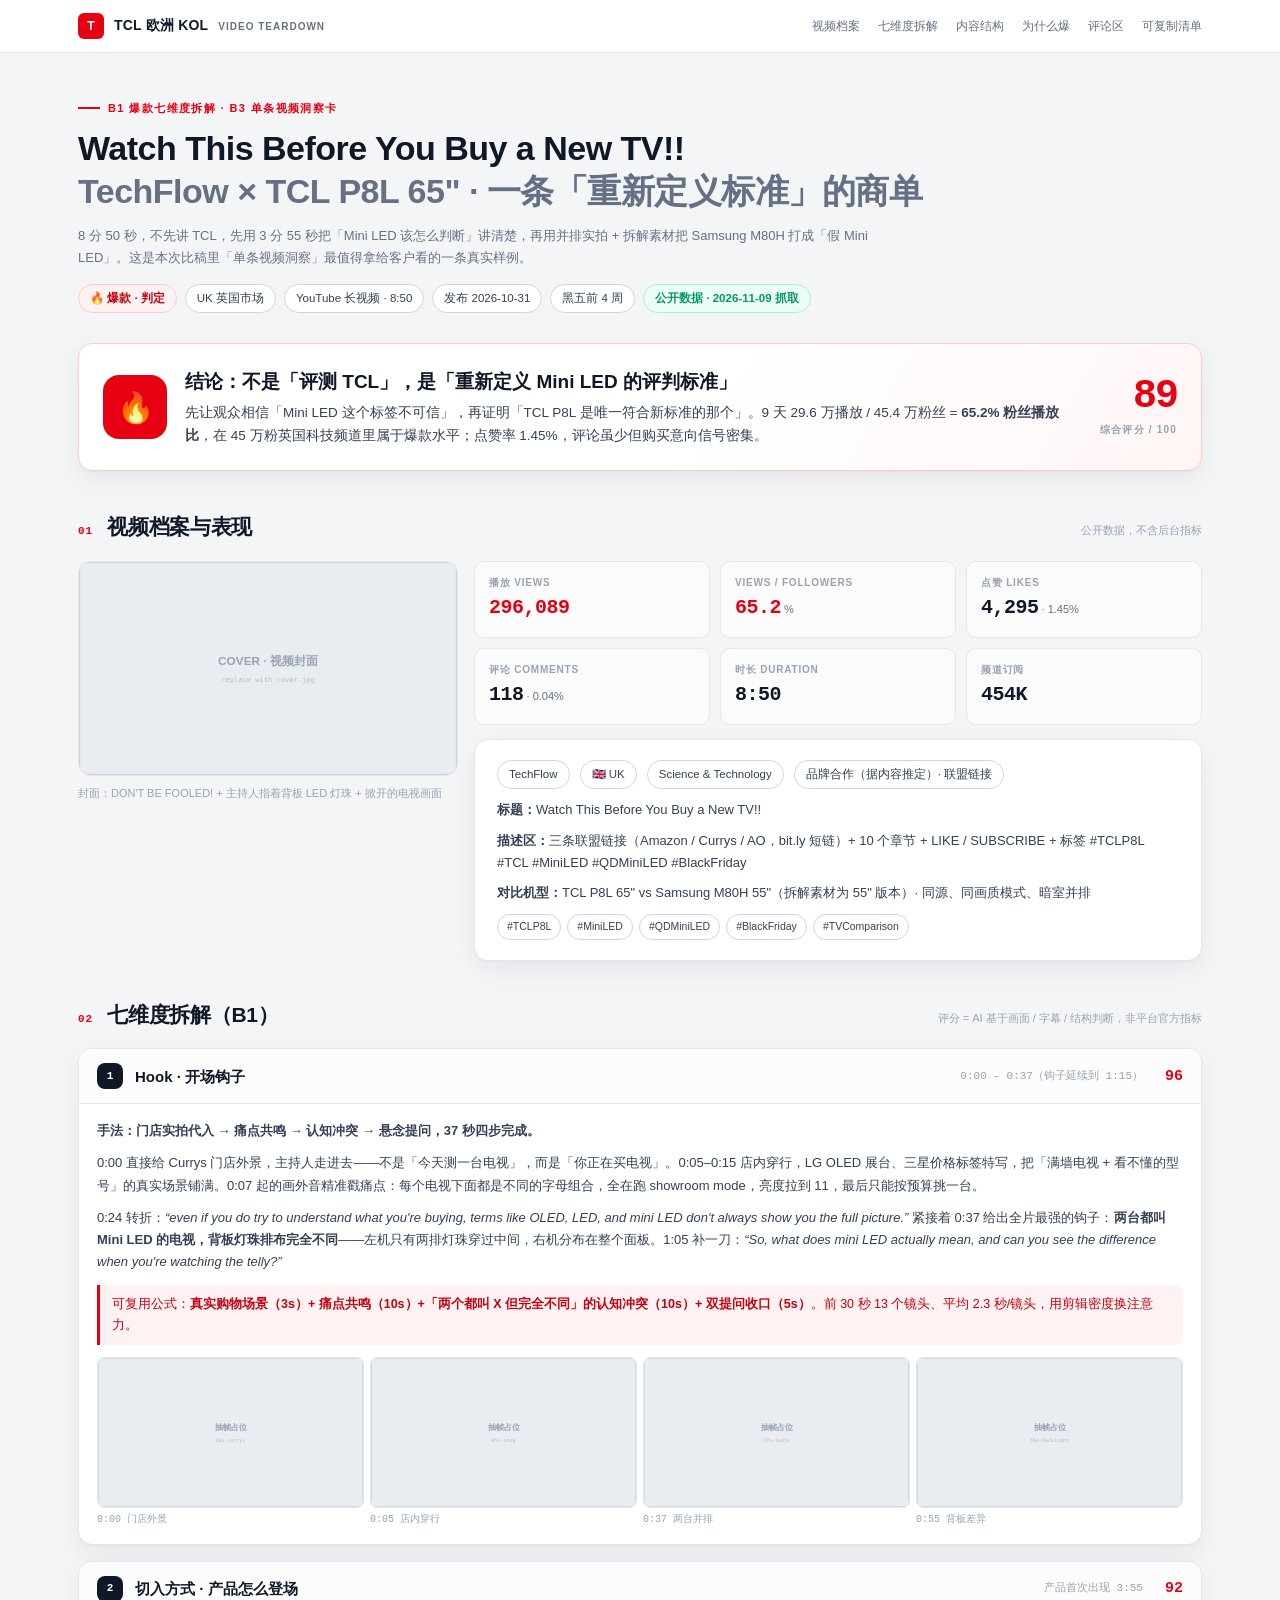
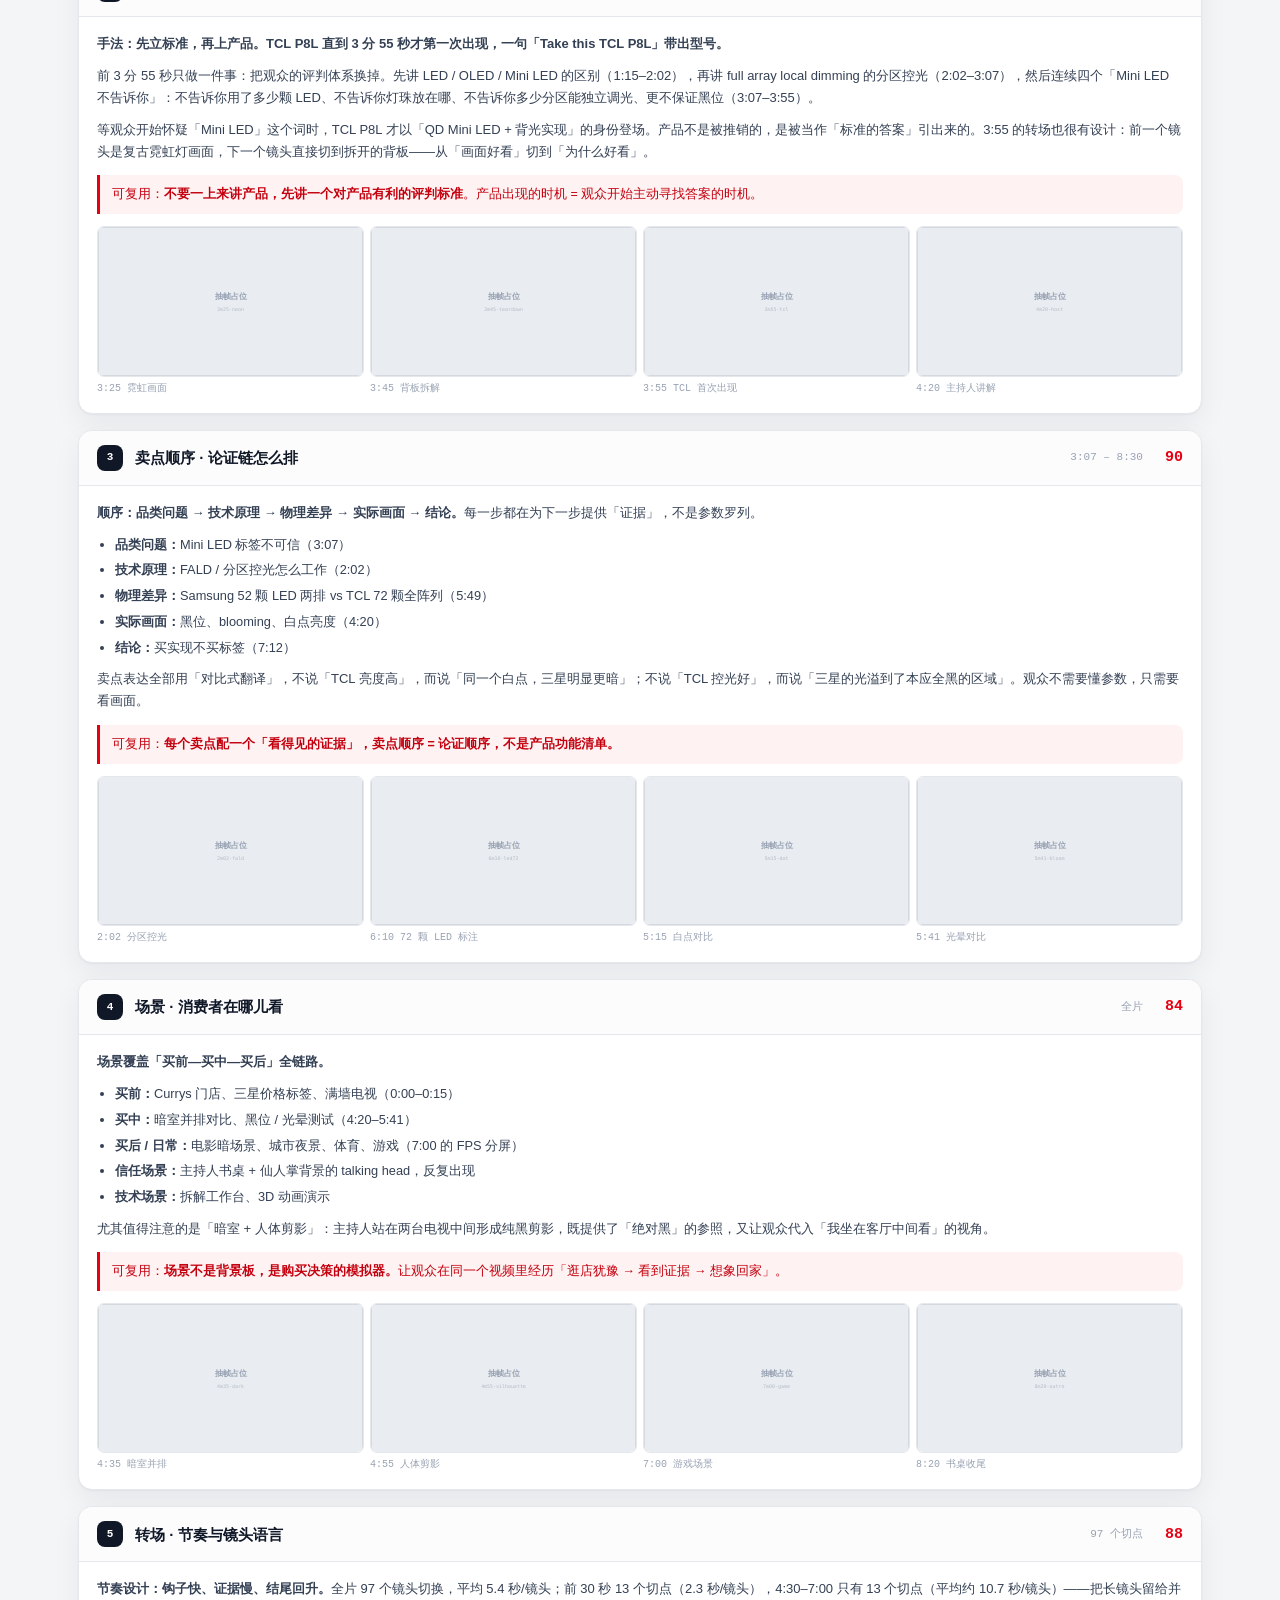
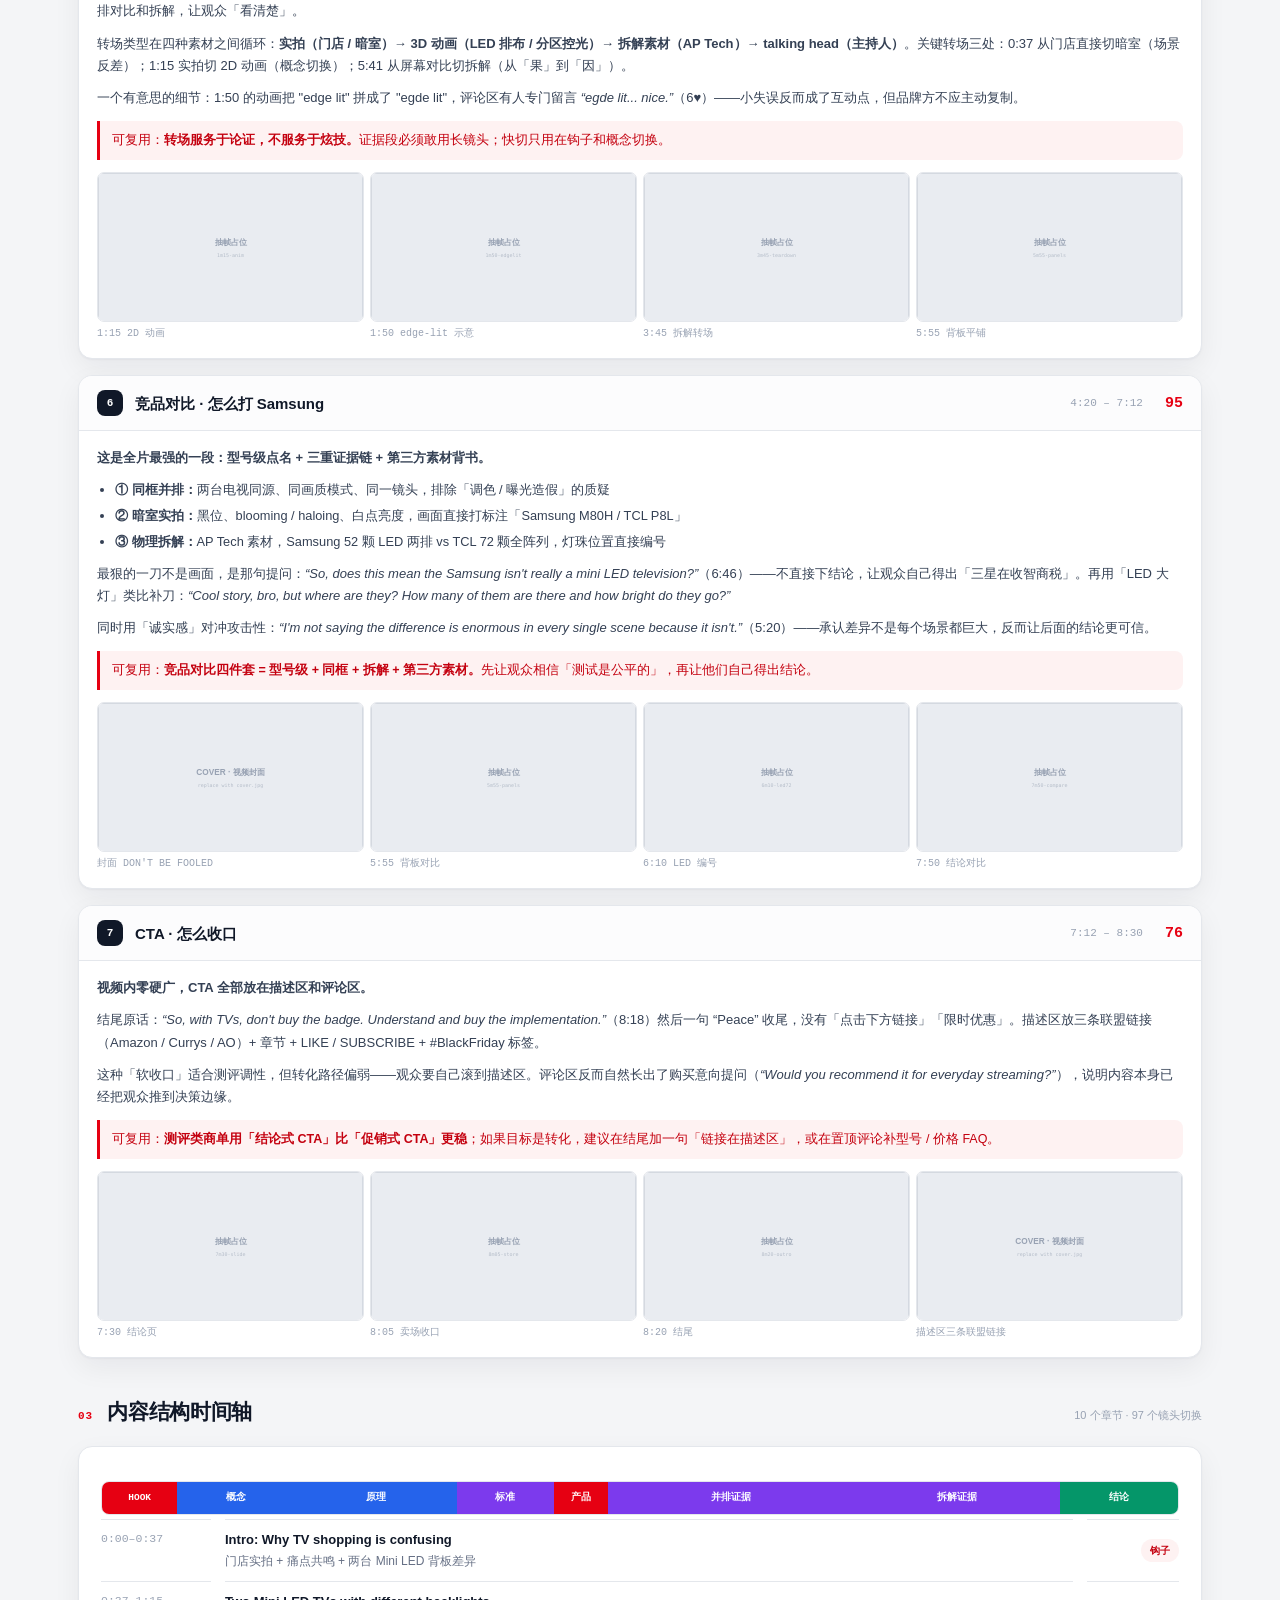
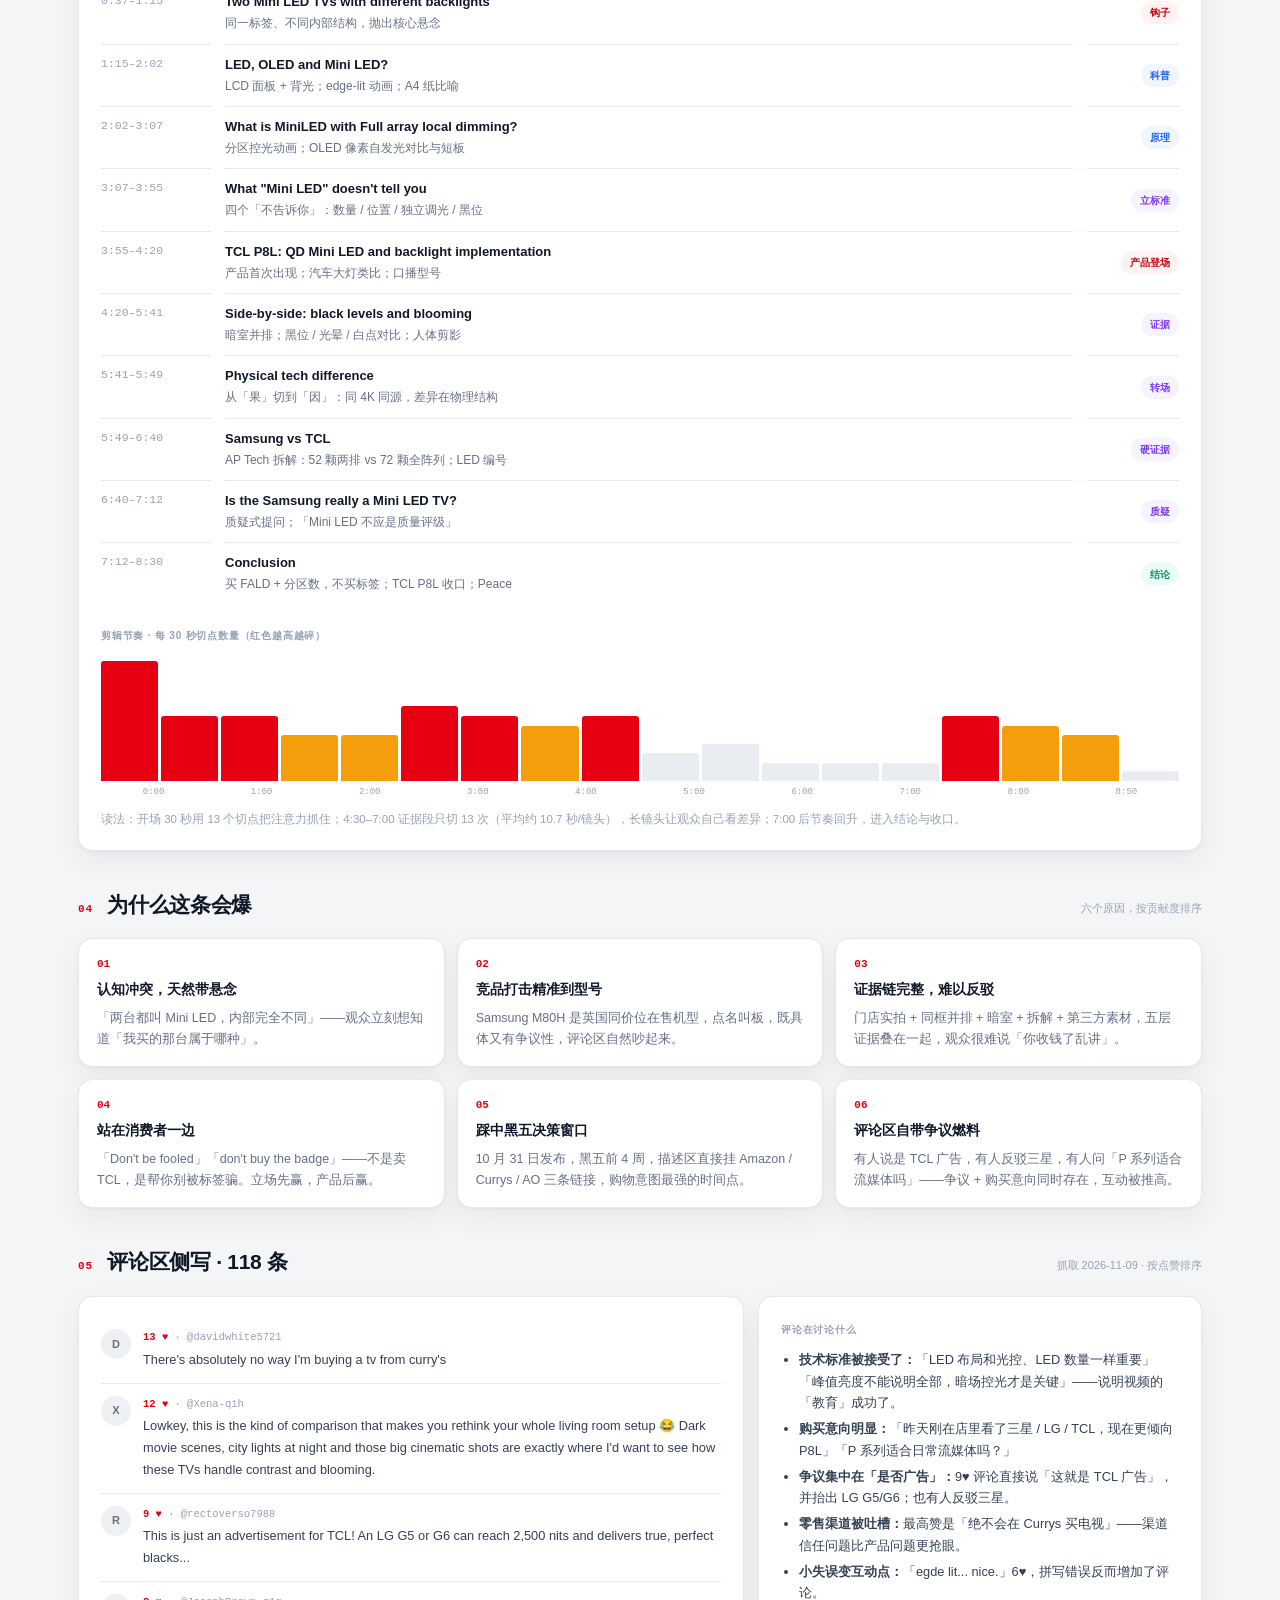
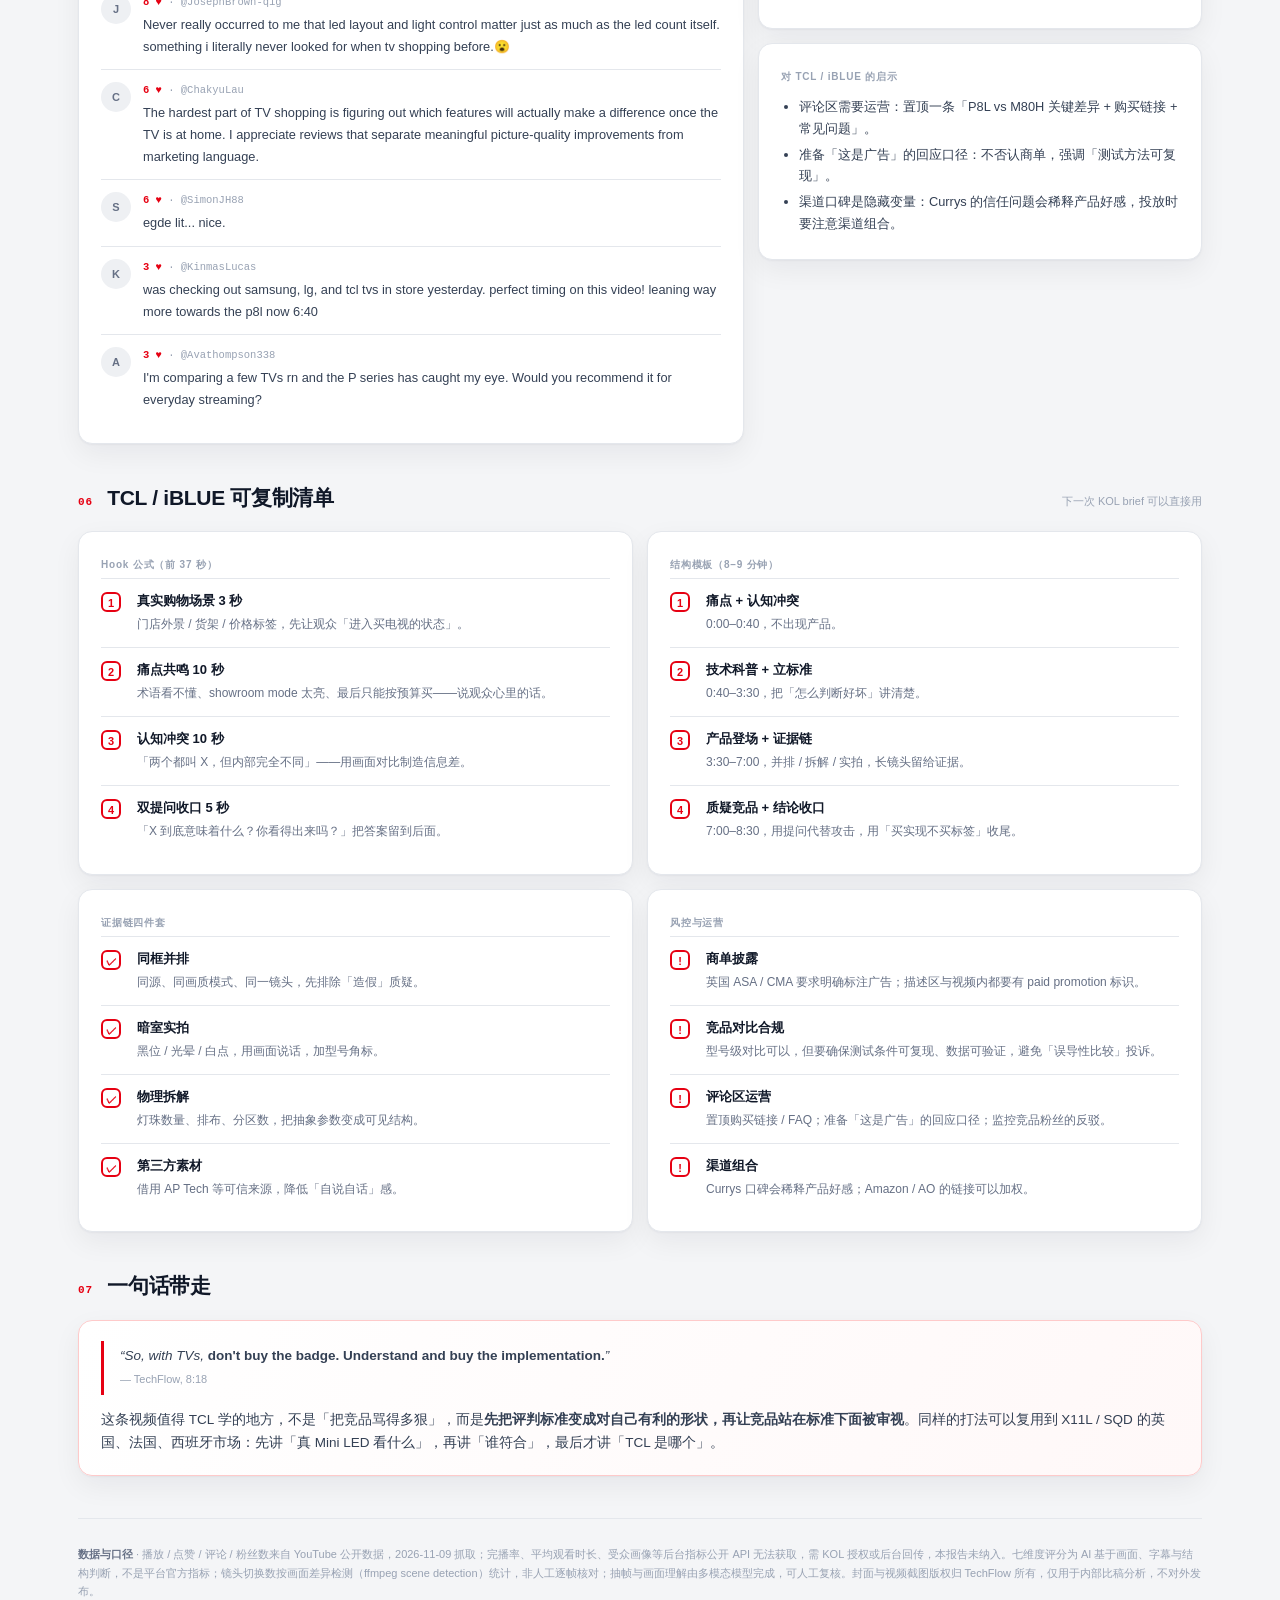
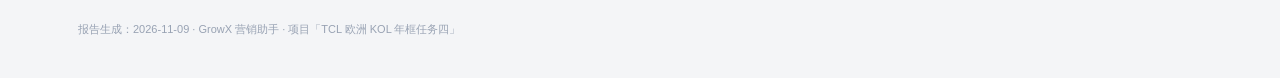
<file: index.html>
<!DOCTYPE html>
<html lang="zh-CN">
<head>
<meta charset="UTF-8">
<meta name="viewport" content="width=device-width, initial-scale=1.0">
<title>爆款视频拆解 · TechFlow × TCL P8L</title>
<link rel="stylesheet" href="style.css">
</head>
<body>

<div class="topbar">
  <div class="wrap">
    <div class="brand"><span class="logo">T</span>TCL 欧洲 KOL <small>VIDEO TEARDOWN</small></div>
    <nav class="nav">
      <a href="#profile">视频档案</a>
      <a href="#dims">七维度拆解</a>
      <a href="#timeline">内容结构</a>
      <a href="#why">为什么爆</a>
      <a href="#comments">评论区</a>
      <a href="#playbook">可复制清单</a>
    </nav>
  </div>
</div>

<div class="wrap">

  <div class="hero">
    <div class="kicker">B1 爆款七维度拆解 · B3 单条视频洞察卡</div>
    <h1>Watch This Before You Buy a New TV!!<br><span class="thin">TechFlow × TCL P8L 65" · 一条「重新定义标准」的商单</span></h1>
    <p class="sub">8 分 50 秒，不先讲 TCL，先用 3 分 55 秒把「Mini LED 该怎么判断」讲清楚，再用并排实拍 + 拆解素材把 Samsung M80H 打成「假 Mini LED」。这是本次比稿里「单条视频洞察」最值得拿给客户看的一条真实样例。</p>
    <div class="hero-meta">
      <span class="chip red">🔥 爆款 · 判定</span>
      <span class="chip">UK 英国市场</span>
      <span class="chip">YouTube 长视频 · 8:50</span>
      <span class="chip">发布 2026-10-31</span>
      <span class="chip">黑五前 4 周</span>
      <span class="chip green">公开数据 · 2026-11-09 抓取</span>
    </div>
  </div>

  <div class="verdict">
    <div class="ico">🔥</div>
    <div>
      <h2>结论：不是「评测 TCL」，是「重新定义 Mini LED 的评判标准」</h2>
      <p>先让观众相信「Mini LED 这个标签不可信」，再证明「TCL P8L 是唯一符合新标准的那个」。9 天 29.6 万播放 / 45.4 万粉丝 = <b>65.2% 粉丝播放比</b>，在 45 万粉英国科技频道里属于爆款水平；点赞率 1.45%，评论虽少但购买意向信号密集。</p>
    </div>
    <div class="score-big"><b>89</b><span>综合评分 / 100</span></div>
  </div>

  <!-- 1. profile -->
  <section id="profile">
    <div class="sec-head"><span class="sec-no">01</span><h2>视频档案与表现</h2><span class="hint">公开数据，不含后台指标</span></div>
    <div class="profile">
      <div>
        <img class="cover" src="assets/cover.svg" alt="视频封面">
        <div class="cover-cap">封面：DON'T BE FOOLED! + 主持人指着背板 LED 灯珠 + 掀开的电视画面</div>
      </div>
      <div>
        <div class="facts">
          <div class="fact hot"><span>播放 VIEWS</span><b>296,089</b></div>
          <div class="fact hot"><span>VIEWS / FOLLOWERS</span><b>65.2</b><small>%</small></div>
          <div class="fact"><span>点赞 LIKES</span><b>4,295</b><small>· 1.45%</small></div>
          <div class="fact"><span>评论 COMMENTS</span><b>118</b><small>· 0.04%</small></div>
          <div class="fact"><span>时长 DURATION</span><b>8:50</b></div>
          <div class="fact"><span>频道订阅</span><b>454K</b></div>
        </div>
        <div class="card pad" style="margin-top:14px">
          <div style="display:flex;gap:10px;flex-wrap:wrap;margin-bottom:10px">
            <span class="chip">TechFlow</span><span class="chip">🇬🇧 UK</span><span class="chip">Science &amp; Technology</span><span class="chip">品牌合作（据内容推定）· 联盟链接</span>
          </div>
          <p style="margin:0 0 8px;font-size:13px;color:var(--ink2)"><b>标题：</b>Watch This Before You Buy a New TV!!</p>
          <p style="margin:0 0 8px;font-size:13px;color:var(--ink2)"><b>描述区：</b>三条联盟链接（Amazon / Currys / AO，bit.ly 短链）+ 10 个章节 + LIKE / SUBSCRIBE + 标签 #TCLP8L #TCL #MiniLED #QDMiniLED #BlackFriday</p>
          <p style="margin:0;font-size:13px;color:var(--ink2)"><b>对比机型：</b>TCL P8L 65" vs Samsung M80H 55"（拆解素材为 55" 版本）· 同源、同画质模式、暗室并排</p>
          <div class="tagline">
            <span class="chip">#TCLP8L</span><span class="chip">#MiniLED</span><span class="chip">#QDMiniLED</span><span class="chip">#BlackFriday</span><span class="chip">#TVComparison</span>
          </div>
        </div>
      </div>
    </div>
  </section>

  <!-- 2. dimensions -->
  <section id="dims">
    <div class="sec-head"><span class="sec-no">02</span><h2>七维度拆解（B1）</h2><span class="hint">评分 = AI 基于画面 / 字幕 / 结构判断，非平台官方指标</span></div>

    <div class="grid" style="gap:16px">

      <!-- Hook -->
      <div class="dim">
        <div class="dim-head"><div class="dim-idx">1</div><h3>Hook · 开场钩子</h3><span class="seg">0:00 – 0:37（钩子延续到 1:15）</span><span class="dim-score">96</span></div>
        <div class="dim-body">
          <p><b>手法：门店实拍代入 → 痛点共鸣 → 认知冲突 → 悬念提问，37 秒四步完成。</b></p>
          <p>0:00 直接给 Currys 门店外景，主持人走进去——不是「今天测一台电视」，而是「你正在买电视」。0:05–0:15 店内穿行，LG OLED 展台、三星价格标签特写，把「满墙电视 + 看不懂的型号」的真实场景铺满。0:07 起的画外音精准戳痛点：每个电视下面都是不同的字母组合，全在跑 showroom mode，亮度拉到 11，最后只能按预算挑一台。</p>
          <p>0:24 转折：<i>“even if you do try to understand what you're buying, terms like OLED, LED, and mini LED don't always show you the full picture.”</i> 紧接着 0:37 给出全片最强的钩子：<b>两台都叫 Mini LED 的电视，背板灯珠排布完全不同</b>——左机只有两排灯珠穿过中间，右机分布在整个面板。1:05 补一刀：<i>“So, what does mini LED actually mean, and can you see the difference when you're watching the telly?”</i></p>
          <div class="obs">可复用公式：<b>真实购物场景（3s）+ 痛点共鸣（10s）+「两个都叫 X 但完全不同」的认知冲突（10s）+ 双提问收口（5s）</b>。前 30 秒 13 个镜头、平均 2.3 秒/镜头，用剪辑密度换注意力。</div>
          <div class="shots">
            <figure><img src="assets/frames/00s-currys.svg" alt=""><figcaption>0:00 门店外景</figcaption></figure>
            <figure><img src="assets/frames/05s-shop.svg" alt=""><figcaption>0:05 店内穿行</figcaption></figure>
            <figure><img src="assets/frames/37s-twotv.svg" alt=""><figcaption>0:37 两台并排</figcaption></figure>
            <figure><img src="assets/frames/55s-backlight.svg" alt=""><figcaption>0:55 背板差异</figcaption></figure>
          </div>
        </div>
      </div>

      <!-- 切入方式 -->
      <div class="dim">
        <div class="dim-head"><div class="dim-idx">2</div><h3>切入方式 · 产品怎么登场</h3><span class="seg">产品首次出现 3:55</span><span class="dim-score">92</span></div>
        <div class="dim-body">
          <p><b>手法：先立标准，再上产品。TCL P8L 直到 3 分 55 秒才第一次出现，一句「Take this TCL P8L」带出型号。</b></p>
          <p>前 3 分 55 秒只做一件事：把观众的评判体系换掉。先讲 LED / OLED / Mini LED 的区别（1:15–2:02），再讲 full array local dimming 的分区控光（2:02–3:07），然后连续四个「Mini LED 不告诉你」：不告诉你用了多少颗 LED、不告诉你灯珠放在哪、不告诉你多少分区能独立调光、更不保证黑位（3:07–3:55）。</p>
          <p>等观众开始怀疑「Mini LED」这个词时，TCL P8L 才以「QD Mini LED + 背光实现」的身份登场。产品不是被推销的，是被当作「标准的答案」引出来的。3:55 的转场也很有设计：前一个镜头是复古霓虹灯画面，下一个镜头直接切到拆开的背板——从「画面好看」切到「为什么好看」。</p>
          <div class="obs">可复用：<b>不要一上来讲产品，先讲一个对产品有利的评判标准</b>。产品出现的时机 = 观众开始主动寻找答案的时机。</div>
          <div class="shots">
            <figure><img src="assets/frames/3m25-neon.svg" alt=""><figcaption>3:25 霓虹画面</figcaption></figure>
            <figure><img src="assets/frames/3m45-teardown.svg" alt=""><figcaption>3:45 背板拆解</figcaption></figure>
            <figure><img src="assets/frames/3m55-tcl.svg" alt=""><figcaption>3:55 TCL 首次出现</figcaption></figure>
            <figure><img src="assets/frames/4m20-host.svg" alt=""><figcaption>4:20 主持人讲解</figcaption></figure>
          </div>
        </div>
      </div>

      <!-- 卖点顺序 -->
      <div class="dim">
        <div class="dim-head"><div class="dim-idx">3</div><h3>卖点顺序 · 论证链怎么排</h3><span class="seg">3:07 – 8:30</span><span class="dim-score">90</span></div>
        <div class="dim-body">
          <p><b>顺序：品类问题 → 技术原理 → 物理差异 → 实际画面 → 结论。</b>每一步都在为下一步提供「证据」，不是参数罗列。</p>
          <ul class="tight">
            <li><b>品类问题：</b>Mini LED 标签不可信（3:07）</li>
            <li><b>技术原理：</b>FALD / 分区控光怎么工作（2:02）</li>
            <li><b>物理差异：</b>Samsung 52 颗 LED 两排 vs TCL 72 颗全阵列（5:49）</li>
            <li><b>实际画面：</b>黑位、blooming、白点亮度（4:20）</li>
            <li><b>结论：</b>买实现不买标签（7:12）</li>
          </ul>
          <p style="margin-top:10px">卖点表达全部用「对比式翻译」，不说「TCL 亮度高」，而说「同一个白点，三星明显更暗」；不说「TCL 控光好」，而说「三星的光溢到了本应全黑的区域」。观众不需要懂参数，只需要看画面。</p>
          <div class="obs">可复用：<b>每个卖点配一个「看得见的证据」，卖点顺序 = 论证顺序，不是产品功能清单。</b></div>
          <div class="shots">
            <figure><img src="assets/frames/2m02-fald.svg" alt=""><figcaption>2:02 分区控光</figcaption></figure>
            <figure><img src="assets/frames/6m10-led72.svg" alt=""><figcaption>6:10 72 颗 LED 标注</figcaption></figure>
            <figure><img src="assets/frames/5m15-dot.svg" alt=""><figcaption>5:15 白点对比</figcaption></figure>
            <figure><img src="assets/frames/5m41-bloom.svg" alt=""><figcaption>5:41 光晕对比</figcaption></figure>
          </div>
        </div>
      </div>

      <!-- 场景 -->
      <div class="dim">
        <div class="dim-head"><div class="dim-idx">4</div><h3>场景 · 消费者在哪儿看</h3><span class="seg">全片</span><span class="dim-score">84</span></div>
        <div class="dim-body">
          <p><b>场景覆盖「买前—买中—买后」全链路。</b></p>
          <ul class="tight">
            <li><b>买前：</b>Currys 门店、三星价格标签、满墙电视（0:00–0:15）</li>
            <li><b>买中：</b>暗室并排对比、黑位 / 光晕测试（4:20–5:41）</li>
            <li><b>买后 / 日常：</b>电影暗场景、城市夜景、体育、游戏（7:00 的 FPS 分屏）</li>
            <li><b>信任场景：</b>主持人书桌 + 仙人掌背景的 talking head，反复出现</li>
            <li><b>技术场景：</b>拆解工作台、3D 动画演示</li>
          </ul>
          <p style="margin-top:10px">尤其值得注意的是「暗室 + 人体剪影」：主持人站在两台电视中间形成纯黑剪影，既提供了「绝对黑」的参照，又让观众代入「我坐在客厅中间看」的视角。</p>
          <div class="obs">可复用：<b>场景不是背景板，是购买决策的模拟器。</b>让观众在同一个视频里经历「逛店犹豫 → 看到证据 → 想象回家」。</div>
          <div class="shots">
            <figure><img src="assets/frames/4m35-dark.svg" alt=""><figcaption>4:35 暗室并排</figcaption></figure>
            <figure><img src="assets/frames/4m55-silhouette.svg" alt=""><figcaption>4:55 人体剪影</figcaption></figure>
            <figure><img src="assets/frames/7m00-game.svg" alt=""><figcaption>7:00 游戏场景</figcaption></figure>
            <figure><img src="assets/frames/8m20-outro.svg" alt=""><figcaption>8:20 书桌收尾</figcaption></figure>
          </div>
        </div>
      </div>

      <!-- 转场 -->
      <div class="dim">
        <div class="dim-head"><div class="dim-idx">5</div><h3>转场 · 节奏与镜头语言</h3><span class="seg">97 个切点</span><span class="dim-score">88</span></div>
        <div class="dim-body">
          <p><b>节奏设计：钩子快、证据慢、结尾回升。</b>全片 97 个镜头切换，平均 5.4 秒/镜头；前 30 秒 13 个切点（2.3 秒/镜头），4:30–7:00 只有 13 个切点（平均约 10.7 秒/镜头）——把长镜头留给并排对比和拆解，让观众「看清楚」。</p>
          <p>转场类型在四种素材之间循环：<b>实拍（门店 / 暗室）→ 3D 动画（LED 排布 / 分区控光）→ 拆解素材（AP Tech）→ talking head（主持人）</b>。关键转场三处：0:37 从门店直接切暗室（场景反差）；1:15 实拍切 2D 动画（概念切换）；5:41 从屏幕对比切拆解（从「果」到「因」）。</p>
          <p style="margin-bottom:0">一个有意思的细节：1:50 的动画把 "edge lit" 拼成了 "egde lit"，评论区有人专门留言 <i>“egde lit... nice.”</i>（6♥）——小失误反而成了互动点，但品牌方不应主动复制。</p>
          <div class="obs">可复用：<b>转场服务于论证，不服务于炫技。</b>证据段必须敢用长镜头；快切只用在钩子和概念切换。</div>
          <div class="shots">
            <figure><img src="assets/frames/1m15-anim.svg" alt=""><figcaption>1:15 2D 动画</figcaption></figure>
            <figure><img src="assets/frames/1m50-edgelit.svg" alt=""><figcaption>1:50 edge-lit 示意</figcaption></figure>
            <figure><img src="assets/frames/3m45-teardown.svg" alt=""><figcaption>3:45 拆解转场</figcaption></figure>
            <figure><img src="assets/frames/5m55-panels.svg" alt=""><figcaption>5:55 背板平铺</figcaption></figure>
          </div>
        </div>
      </div>

      <!-- 竞品对比 -->
      <div class="dim">
        <div class="dim-head"><div class="dim-idx">6</div><h3>竞品对比 · 怎么打 Samsung</h3><span class="seg">4:20 – 7:12</span><span class="dim-score">95</span></div>
        <div class="dim-body">
          <p><b>这是全片最强的一段：型号级点名 + 三重证据链 + 第三方素材背书。</b></p>
          <ul class="tight">
            <li><b>① 同框并排：</b>两台电视同源、同画质模式、同一镜头，排除「调色 / 曝光造假」的质疑</li>
            <li><b>② 暗室实拍：</b>黑位、blooming / haloing、白点亮度，画面直接打标注「Samsung M80H / TCL P8L」</li>
            <li><b>③ 物理拆解：</b>AP Tech 素材，Samsung 52 颗 LED 两排 vs TCL 72 颗全阵列，灯珠位置直接编号</li>
          </ul>
          <p style="margin-top:10px">最狠的一刀不是画面，是那句提问：<i>“So, does this mean the Samsung isn't really a mini LED television?”</i>（6:46）——不直接下结论，让观众自己得出「三星在收智商税」。再用「LED 大灯」类比补刀：<i>“Cool story, bro, but where are they? How many of them are there and how bright do they go?”</i></p>
          <p>同时用「诚实感」对冲攻击性：<i>“I'm not saying the difference is enormous in every single scene because it isn't.”</i>（5:20）——承认差异不是每个场景都巨大，反而让后面的结论更可信。</p>
          <div class="obs">可复用：<b>竞品对比四件套 = 型号级 + 同框 + 拆解 + 第三方素材。</b>先让观众相信「测试是公平的」，再让他们自己得出结论。</div>
          <div class="shots">
            <figure><img src="assets/cover.svg" alt=""><figcaption>封面 DON'T BE FOOLED</figcaption></figure>
            <figure><img src="assets/frames/5m55-panels.svg" alt=""><figcaption>5:55 背板对比</figcaption></figure>
            <figure><img src="assets/frames/6m10-led72.svg" alt=""><figcaption>6:10 LED 编号</figcaption></figure>
            <figure><img src="assets/frames/7m50-compare.svg" alt=""><figcaption>7:50 结论对比</figcaption></figure>
          </div>
        </div>
      </div>

      <!-- CTA -->
      <div class="dim">
        <div class="dim-head"><div class="dim-idx">7</div><h3>CTA · 怎么收口</h3><span class="seg">7:12 – 8:30</span><span class="dim-score">76</span></div>
        <div class="dim-body">
          <p><b>视频内零硬广，CTA 全部放在描述区和评论区。</b></p>
          <p>结尾原话：<i>“So, with TVs, don't buy the badge. Understand and buy the implementation.”</i>（8:18）然后一句 “Peace” 收尾，没有「点击下方链接」「限时优惠」。描述区放三条联盟链接（Amazon / Currys / AO）+ 章节 + LIKE / SUBSCRIBE + #BlackFriday 标签。</p>
          <p>这种「软收口」适合测评调性，但转化路径偏弱——观众要自己滚到描述区。评论区反而自然长出了购买意向提问（<i>“Would you recommend it for everyday streaming?”</i>），说明内容本身已经把观众推到决策边缘。</p>
          <div class="obs">可复用：<b>测评类商单用「结论式 CTA」比「促销式 CTA」更稳</b>；如果目标是转化，建议在结尾加一句「链接在描述区」，或在置顶评论补型号 / 价格 FAQ。</div>
          <div class="shots">
            <figure><img src="assets/frames/7m30-slide.svg" alt=""><figcaption>7:30 结论页</figcaption></figure>
            <figure><img src="assets/frames/8m05-store.svg" alt=""><figcaption>8:05 卖场收口</figcaption></figure>
            <figure><img src="assets/frames/8m20-outro.svg" alt=""><figcaption>8:20 结尾</figcaption></figure>
            <figure><img src="assets/cover.svg" alt=""><figcaption>描述区三条联盟链接</figcaption></figure>
          </div>
        </div>
      </div>

    </div>
  </section>

  <!-- 3. timeline -->
  <section id="timeline">
    <div class="sec-head"><span class="sec-no">03</span><h2>内容结构时间轴</h2><span class="hint">10 个章节 · 97 个镜头切换</span></div>
    <div class="card pad">
      <div class="tl">
        <div class="bar">
          <div style="width:7%;background:#e60012">HOOK</div>
          <div style="width:11%;background:#2563eb">概念</div>
          <div style="width:15%;background:#2563eb">原理</div>
          <div style="width:9%;background:#7c3aed">标准</div>
          <div style="width:5%;background:#e60012">产品</div>
          <div style="width:23%;background:#7c3aed">并排证据</div>
          <div style="width:19%;background:#7c3aed">拆解证据</div>
          <div style="width:11%;background:#059669">结论</div>
        </div>
        <div class="row"><div class="t">0:00–0:37</div><div class="b"><b>Intro: Why TV shopping is confusing</b><span>门店实拍 + 痛点共鸣 + 两台 Mini LED 背板差异</span></div><div class="tag"><span class="pill hook">钩子</span></div></div>
        <div class="row"><div class="t">0:37–1:15</div><div class="b"><b>Two Mini LED TVs with different backlights</b><span>同一标签、不同内部结构，抛出核心悬念</span></div><div class="tag"><span class="pill hook">钩子</span></div></div>
        <div class="row"><div class="t">1:15–2:02</div><div class="b"><b>LED, OLED and Mini LED?</b><span>LCD 面板 + 背光；edge-lit 动画；A4 纸比喻</span></div><div class="tag"><span class="pill edu">科普</span></div></div>
        <div class="row"><div class="t">2:02–3:07</div><div class="b"><b>What is MiniLED with Full array local dimming?</b><span>分区控光动画；OLED 像素自发光对比与短板</span></div><div class="tag"><span class="pill edu">原理</span></div></div>
        <div class="row"><div class="t">3:07–3:55</div><div class="b"><b>What "Mini LED" doesn't tell you</b><span>四个「不告诉你」：数量 / 位置 / 独立调光 / 黑位</span></div><div class="tag"><span class="pill proof">立标准</span></div></div>
        <div class="row"><div class="t">3:55–4:20</div><div class="b"><b>TCL P8L: QD Mini LED and backlight implementation</b><span>产品首次出现；汽车大灯类比；口播型号</span></div><div class="tag"><span class="pill hook">产品登场</span></div></div>
        <div class="row"><div class="t">4:20–5:41</div><div class="b"><b>Side-by-side: black levels and blooming</b><span>暗室并排；黑位 / 光晕 / 白点对比；人体剪影</span></div><div class="tag"><span class="pill proof">证据</span></div></div>
        <div class="row"><div class="t">5:41–5:49</div><div class="b"><b>Physical tech difference</b><span>从「果」切到「因」：同 4K 同源，差异在物理结构</span></div><div class="tag"><span class="pill proof">转场</span></div></div>
        <div class="row"><div class="t">5:49–6:40</div><div class="b"><b>Samsung vs TCL</b><span>AP Tech 拆解：52 颗两排 vs 72 颗全阵列；LED 编号</span></div><div class="tag"><span class="pill proof">硬证据</span></div></div>
        <div class="row"><div class="t">6:40–7:12</div><div class="b"><b>Is the Samsung really a Mini LED TV?</b><span>质疑式提问；「Mini LED 不应是质量评级」</span></div><div class="tag"><span class="pill proof">质疑</span></div></div>
        <div class="row"><div class="t">7:12–8:30</div><div class="b"><b>Conclusion</b><span>买 FALD + 分区数，不买标签；TCL P8L 收口；Peace</span></div><div class="tag"><span class="pill close">结论</span></div></div>
      </div>
      <div class="label" style="margin-top:22px">剪辑节奏 · 每 30 秒切点数量（红色越高越碎）</div>
      <div class="pulse">
        <div class="col hi" style="height:100%" title="0:00-0:30 · 13 cuts"></div>
        <div class="col hi" style="height:54%" title="0:30-1:00 · 7 cuts"></div>
        <div class="col hi" style="height:54%" title="1:00-1:30 · 7 cuts"></div>
        <div class="col mid" style="height:38%" title="1:30-2:00 · 5 cuts"></div>
        <div class="col mid" style="height:38%" title="2:00-2:30 · 5 cuts"></div>
        <div class="col hi" style="height:62%" title="2:30-3:00 · 8 cuts"></div>
        <div class="col hi" style="height:54%" title="3:00-3:30 · 7 cuts"></div>
        <div class="col mid" style="height:46%" title="3:30-4:00 · 6 cuts"></div>
        <div class="col hi" style="height:54%" title="4:00-4:30 · 7 cuts"></div>
        <div class="col" style="height:23%" title="4:30-5:00 · 3 cuts"></div>
        <div class="col" style="height:31%" title="5:00-5:30 · 4 cuts"></div>
        <div class="col" style="height:15%" title="5:30-6:00 · 2 cuts"></div>
        <div class="col" style="height:15%" title="6:00-6:30 · 2 cuts"></div>
        <div class="col" style="height:15%" title="6:30-7:00 · 2 cuts"></div>
        <div class="col hi" style="height:54%" title="7:00-7:30 · 7 cuts"></div>
        <div class="col mid" style="height:46%" title="7:30-8:00 · 6 cuts"></div>
        <div class="col mid" style="height:38%" title="8:00-8:30 · 5 cuts"></div>
        <div class="col" style="height:8%" title="8:30-9:00 · 1 cut"></div>
      </div>
      <div class="pulse-x"><span>0:00</span><span>1:00</span><span>2:00</span><span>3:00</span><span>4:00</span><span>5:00</span><span>6:00</span><span>7:00</span><span>8:00</span><span>8:50</span></div>
      <p style="font-size:11.5px;color:var(--dim);margin:10px 0 0">读法：开场 30 秒用 13 个切点把注意力抓住；4:30–7:00 证据段只切 13 次（平均约 10.7 秒/镜头），长镜头让观众自己看差异；7:00 后节奏回升，进入结论与收口。</p>
    </div>
  </section>

  <!-- 4. why -->
  <section id="why">
    <div class="sec-head"><span class="sec-no">04</span><h2>为什么这条会爆</h2><span class="hint">六个原因，按贡献度排序</span></div>
    <div class="why">
      <div class="card"><div class="n">01</div><h4>认知冲突，天然带悬念</h4><p>「两台都叫 Mini LED，内部完全不同」——观众立刻想知道「我买的那台属于哪种」。</p></div>
      <div class="card"><div class="n">02</div><h4>竞品打击精准到型号</h4><p>Samsung M80H 是英国同价位在售机型，点名叫板，既具体又有争议性，评论区自然吵起来。</p></div>
      <div class="card"><div class="n">03</div><h4>证据链完整，难以反驳</h4><p>门店实拍 + 同框并排 + 暗室 + 拆解 + 第三方素材，五层证据叠在一起，观众很难说「你收钱了乱讲」。</p></div>
      <div class="card"><div class="n">04</div><h4>站在消费者一边</h4><p>「Don't be fooled」「don't buy the badge」——不是卖 TCL，是帮你别被标签骗。立场先赢，产品后赢。</p></div>
      <div class="card"><div class="n">05</div><h4>踩中黑五决策窗口</h4><p>10 月 31 日发布，黑五前 4 周，描述区直接挂 Amazon / Currys / AO 三条链接，购物意图最强的时间点。</p></div>
      <div class="card"><div class="n">06</div><h4>评论区自带争议燃料</h4><p>有人说是 TCL 广告，有人反驳三星，有人问「P 系列适合流媒体吗」——争议 + 购买意向同时存在，互动被推高。</p></div>
    </div>
  </section>

  <!-- 5. comments -->
  <section id="comments">
    <div class="sec-head"><span class="sec-no">05</span><h2>评论区侧写 · 118 条</h2><span class="hint">抓取 2026-11-09 · 按点赞排序</span></div>
    <div class="grid g23">
      <div class="card pad">
        <div class="cm"><div class="av">D</div><div><div class="meta"><b>13 ♥</b> · @davidwhite5721</div><div class="txt">There's absolutely no way I'm buying a tv from curry's</div></div></div>
        <div class="cm"><div class="av">X</div><div><div class="meta"><b>12 ♥</b> · @Xena-q1h</div><div class="txt">Lowkey, this is the kind of comparison that makes you rethink your whole living room setup 😂 Dark movie scenes, city lights at night and those big cinematic shots are exactly where I'd want to see how these TVs handle contrast and blooming.</div></div></div>
        <div class="cm"><div class="av">R</div><div><div class="meta"><b>9 ♥</b> · @rectoverso7988</div><div class="txt">This is just an advertisement for TCL! An LG G5 or G6 can reach 2,500 nits and delivers true, perfect blacks...</div></div></div>
        <div class="cm"><div class="av">J</div><div><div class="meta"><b>8 ♥</b> · @JosephBrown-q1g</div><div class="txt">Never really occurred to me that led layout and light control matter just as much as the led count itself. something i literally never looked for when tv shopping before.😮</div></div></div>
        <div class="cm"><div class="av">C</div><div><div class="meta"><b>6 ♥</b> · @ChakyuLau</div><div class="txt">The hardest part of TV shopping is figuring out which features will actually make a difference once the TV is at home. I appreciate reviews that separate meaningful picture-quality improvements from marketing language.</div></div></div>
        <div class="cm"><div class="av">S</div><div><div class="meta"><b>6 ♥</b> · @SimonJH88</div><div class="txt">egde lit... nice.</div></div></div>
        <div class="cm"><div class="av">K</div><div><div class="meta"><b>3 ♥</b> · @KinmasLucas</div><div class="txt">was checking out samsung, lg, and tcl tvs in store yesterday. perfect timing on this video! leaning way more towards the p8l now 6:40</div></div></div>
        <div class="cm"><div class="av">A</div><div><div class="meta"><b>3 ♥</b> · @Avathompson338</div><div class="txt">I'm comparing a few TVs rn and the P series has caught my eye. Would you recommend it for everyday streaming?</div></div></div>
      </div>
      <div>
        <div class="card pad" style="margin-bottom:14px">
          <div class="label" style="margin-top:0">评论在讨论什么</div>
          <ul class="tight">
            <li><b>技术标准被接受了：</b>「LED 布局和光控、LED 数量一样重要」「峰值亮度不能说明全部，暗场控光才是关键」——说明视频的「教育」成功了。</li>
            <li><b>购买意向明显：</b>「昨天刚在店里看了三星 / LG / TCL，现在更倾向 P8L」「P 系列适合日常流媒体吗？」</li>
            <li><b>争议集中在「是否广告」：</b>9♥ 评论直接说「这就是 TCL 广告」，并抬出 LG G5/G6；也有人反驳三星。</li>
            <li><b>零售渠道被吐槽：</b>最高赞是「绝不会在 Currys 买电视」——渠道信任问题比产品问题更抢眼。</li>
            <li><b>小失误变互动点：</b>「egde lit... nice.」6♥，拼写错误反而增加了评论。</li>
          </ul>
        </div>
        <div class="card pad">
          <div class="label" style="margin-top:0">对 TCL / iBLUE 的启示</div>
          <ul class="tight">
            <li>评论区需要运营：置顶一条「P8L vs M80H 关键差异 + 购买链接 + 常见问题」。</li>
            <li>准备「这是广告」的回应口径：不否认商单，强调「测试方法可复现」。</li>
            <li>渠道口碑是隐藏变量：Currys 的信任问题会稀释产品好感，投放时要注意渠道组合。</li>
          </ul>
        </div>
      </div>
    </div>
  </section>

  <!-- 6. playbook -->
  <section id="playbook">
    <div class="sec-head"><span class="sec-no">06</span><h2>TCL / iBLUE 可复制清单</h2><span class="hint">下一次 KOL  brief 可以直接用</span></div>
    <div class="grid g2">
      <div class="card pad">
        <div class="label" style="margin-top:0">Hook 公式（前 37 秒）</div>
        <div class="check"><div class="box">1</div><div><b>真实购物场景 3 秒</b><span>门店外景 / 货架 / 价格标签，先让观众「进入买电视的状态」。</span></div></div>
        <div class="check"><div class="box">2</div><div><b>痛点共鸣 10 秒</b><span>术语看不懂、showroom mode 太亮、最后只能按预算买——说观众心里的话。</span></div></div>
        <div class="check"><div class="box">3</div><div><b>认知冲突 10 秒</b><span>「两个都叫 X，但内部完全不同」——用画面对比制造信息差。</span></div></div>
        <div class="check"><div class="box">4</div><div><b>双提问收口 5 秒</b><span>「X 到底意味着什么？你看得出来吗？」把答案留到后面。</span></div></div>
      </div>
      <div class="card pad">
        <div class="label" style="margin-top:0">结构模板（8–9 分钟）</div>
        <div class="check"><div class="box">1</div><div><b>痛点 + 认知冲突</b><span>0:00–0:40，不出现产品。</span></div></div>
        <div class="check"><div class="box">2</div><div><b>技术科普 + 立标准</b><span>0:40–3:30，把「怎么判断好坏」讲清楚。</span></div></div>
        <div class="check"><div class="box">3</div><div><b>产品登场 + 证据链</b><span>3:30–7:00，并排 / 拆解 / 实拍，长镜头留给证据。</span></div></div>
        <div class="check"><div class="box">4</div><div><b>质疑竞品 + 结论收口</b><span>7:00–8:30，用提问代替攻击，用「买实现不买标签」收尾。</span></div></div>
      </div>
      <div class="card pad">
        <div class="label" style="margin-top:0">证据链四件套</div>
        <div class="check"><div class="box">✓</div><div><b>同框并排</b><span>同源、同画质模式、同一镜头，先排除「造假」质疑。</span></div></div>
        <div class="check"><div class="box">✓</div><div><b>暗室实拍</b><span>黑位 / 光晕 / 白点，用画面说话，加型号角标。</span></div></div>
        <div class="check"><div class="box">✓</div><div><b>物理拆解</b><span>灯珠数量、排布、分区数，把抽象参数变成可见结构。</span></div></div>
        <div class="check"><div class="box">✓</div><div><b>第三方素材</b><span>借用 AP Tech 等可信来源，降低「自说自话」感。</span></div></div>
      </div>
      <div class="card pad">
        <div class="label" style="margin-top:0">风控与运营</div>
        <div class="check"><div class="box">!</div><div><b>商单披露</b><span>英国 ASA / CMA 要求明确标注广告；描述区与视频内都要有 paid promotion 标识。</span></div></div>
        <div class="check"><div class="box">!</div><div><b>竞品对比合规</b><span>型号级对比可以，但要确保测试条件可复现、数据可验证，避免「误导性比较」投诉。</span></div></div>
        <div class="check"><div class="box">!</div><div><b>评论区运营</b><span>置顶购买链接 / FAQ；准备「这是广告」的回应口径；监控竞品粉丝的反驳。</span></div></div>
        <div class="check"><div class="box">!</div><div><b>渠道组合</b><span>Currys 口碑会稀释产品好感；Amazon / AO 的链接可以加权。</span></div></div>
      </div>
    </div>
  </section>

  <!-- 7. quote / takeaway -->
  <section>
    <div class="sec-head"><span class="sec-no">07</span><h2>一句话带走</h2></div>
    <div class="card pad" style="background:linear-gradient(120deg,#fff,#fff8f8);border-color:#fecaca">
      <div class="quote">“So, with TVs, <b>don't buy the badge. Understand and buy the implementation.</b>”<br><span style="font-size:11px;color:var(--dim);font-style:normal">— TechFlow, 8:18</span></div>
      <p style="margin:14px 0 0;font-size:13.5px;color:var(--ink2)">这条视频值得 TCL 学的地方，不是「把竞品骂得多狠」，而是<b>先把评判标准变成对自己有利的形状，再让竞品站在标准下面被审视</b>。同样的打法可以复用到 X11L / SQD 的英国、法国、西班牙市场：先讲「真 Mini LED 看什么」，再讲「谁符合」，最后才讲「TCL 是哪个」。</p>
    </div>
  </section>

  <footer>
    <b>数据与口径</b> · 播放 / 点赞 / 评论 / 粉丝数来自 YouTube 公开数据，2026-11-09 抓取；完播率、平均观看时长、受众画像等后台指标公开 API 无法获取，需 KOL 授权或后台回传，本报告未纳入。七维度评分为 AI 基于画面、字幕与结构判断，不是平台官方指标；镜头切换数按画面差异检测（ffmpeg scene detection）统计，非人工逐帧核对；抽帧与画面理解由多模态模型完成，可人工复核。封面与视频截图版权归 TechFlow 所有，仅用于内部比稿分析，不对外发布。
    <br><br>报告生成：2026-11-09 · GrowX 营销助手 · 项目「TCL 欧洲 KOL 年框任务四」
  </footer>

</div>
</body>
</html>
</file>
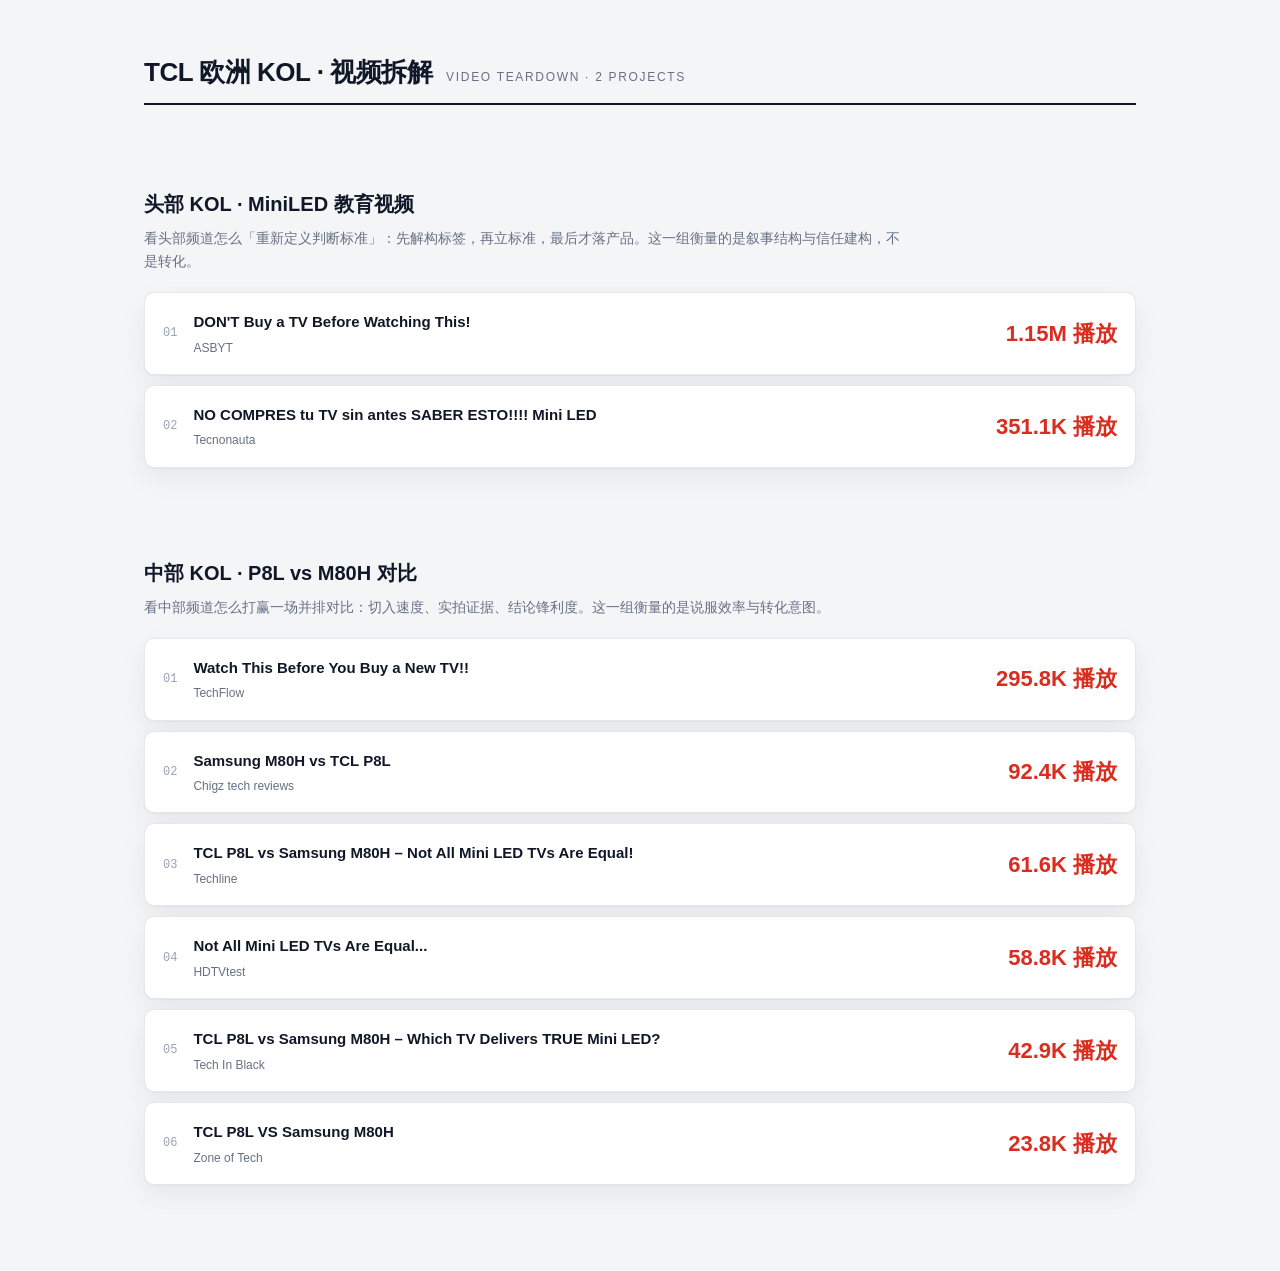
<file: reports/index.html>
<!doctype html>
<html lang="zh-CN">
<head>
<meta charset="utf-8">
<meta name="viewport" content="width=device-width, initial-scale=1">
<title>TCL 欧洲 KOL 视频拆解 · 两个分析项目</title>
<link rel="stylesheet" href="../style.css">
<style>
.wrap{max-width:1040px;margin:0 auto;padding:56px 24px 80px}
.top{display:flex;align-items:baseline;gap:14px;border-bottom:2px solid #101828;padding-bottom:14px}
.top h1{font-size:26px;margin:0}
.top span{font-size:12px;letter-spacing:.14em;color:#667085}
.proj{margin-top:52px}
.proj h2{font-size:20px;margin:0 0 6px}
.pdesc{color:#667085;font-size:14px;line-height:1.7;margin:0 0 18px;max-width:760px}
.cards{display:grid;gap:10px}
.card{display:flex;align-items:center;gap:16px;padding:16px 18px;background:#fff;
border:1px solid #e4e7ec;border-radius:10px;text-decoration:none;color:inherit}
.card:hover{border-color:#d92d20;box-shadow:0 1px 2px rgba(16,24,40,.06)}
.no{font-size:12px;color:#98a2b3;font-family:ui-monospace,monospace}
.txt{flex:1}.txt b{display:block;font-size:15px}
.txt em{display:block;font-style:normal;font-size:12px;color:#667085;margin-top:3px}
.score{font-size:22px;font-weight:700;color:#d92d20}
.empty{color:#98a2b3;font-size:13px;padding:14px 0}
</style>
</head>
<body>
<div class="wrap">
  <div class="top"><h1>TCL 欧洲 KOL · 视频拆解</h1><span>VIDEO TEARDOWN · 2 PROJECTS</span></div>
  <section class="proj">
    <h2>头部 KOL · MiniLED 教育视频</h2>
    <p class="pdesc">看头部频道怎么「重新定义判断标准」：先解构标签，再立标准，最后才落产品。这一组衡量的是叙事结构与信任建构，不是转化。</p>
    <div class="cards">
      <a class="card" href="asbyt.html">
        <span class="no">01</span>
        <span class="txt"><b>DON'T Buy a TV Before Watching This!</b><em>ASBYT</em></span><span class="score">1.15M 播放</span>
      </a>
      <a class="card" href="tecnonauta.html">
        <span class="no">02</span>
        <span class="txt"><b>NO COMPRES tu TV sin antes SABER ESTO!!!! Mini LED</b><em>Tecnonauta</em></span><span class="score">351.1K 播放</span>
      </a>
    </div>
  </section>
  <section class="proj">
    <h2>中部 KOL · P8L vs M80H 对比</h2>
    <p class="pdesc">看中部频道怎么打赢一场并排对比：切入速度、实拍证据、结论锋利度。这一组衡量的是说服效率与转化意图。</p>
    <div class="cards">
      <a class="card" href="techflow.html">
        <span class="no">01</span>
        <span class="txt"><b>Watch This Before You Buy a New TV!!</b><em>TechFlow</em></span><span class="score">295.8K 播放</span>
      </a>
      <a class="card" href="chigztechreviews.html">
        <span class="no">02</span>
        <span class="txt"><b>Samsung M80H vs TCL P8L</b><em>Chigz tech reviews</em></span><span class="score">92.4K 播放</span>
      </a>
      <a class="card" href="techline.html">
        <span class="no">03</span>
        <span class="txt"><b>TCL P8L vs Samsung M80H – Not All Mini LED TVs Are Equal!</b><em>Techline</em></span><span class="score">61.6K 播放</span>
      </a>
      <a class="card" href="hdtvtest.html">
        <span class="no">04</span>
        <span class="txt"><b>Not All Mini LED TVs Are Equal...</b><em>HDTVtest</em></span><span class="score">58.8K 播放</span>
      </a>
      <a class="card" href="techinblack.html">
        <span class="no">05</span>
        <span class="txt"><b>TCL P8L vs Samsung M80H – Which TV Delivers TRUE Mini LED?</b><em>Tech In Black</em></span><span class="score">42.9K 播放</span>
      </a>
      <a class="card" href="zoneoftech.html">
        <span class="no">06</span>
        <span class="txt"><b>TCL P8L VS Samsung M80H</b><em>Zone of Tech</em></span><span class="score">23.8K 播放</span>
      </a>
    </div>
  </section>
</div>
</body>
</html>
</file>
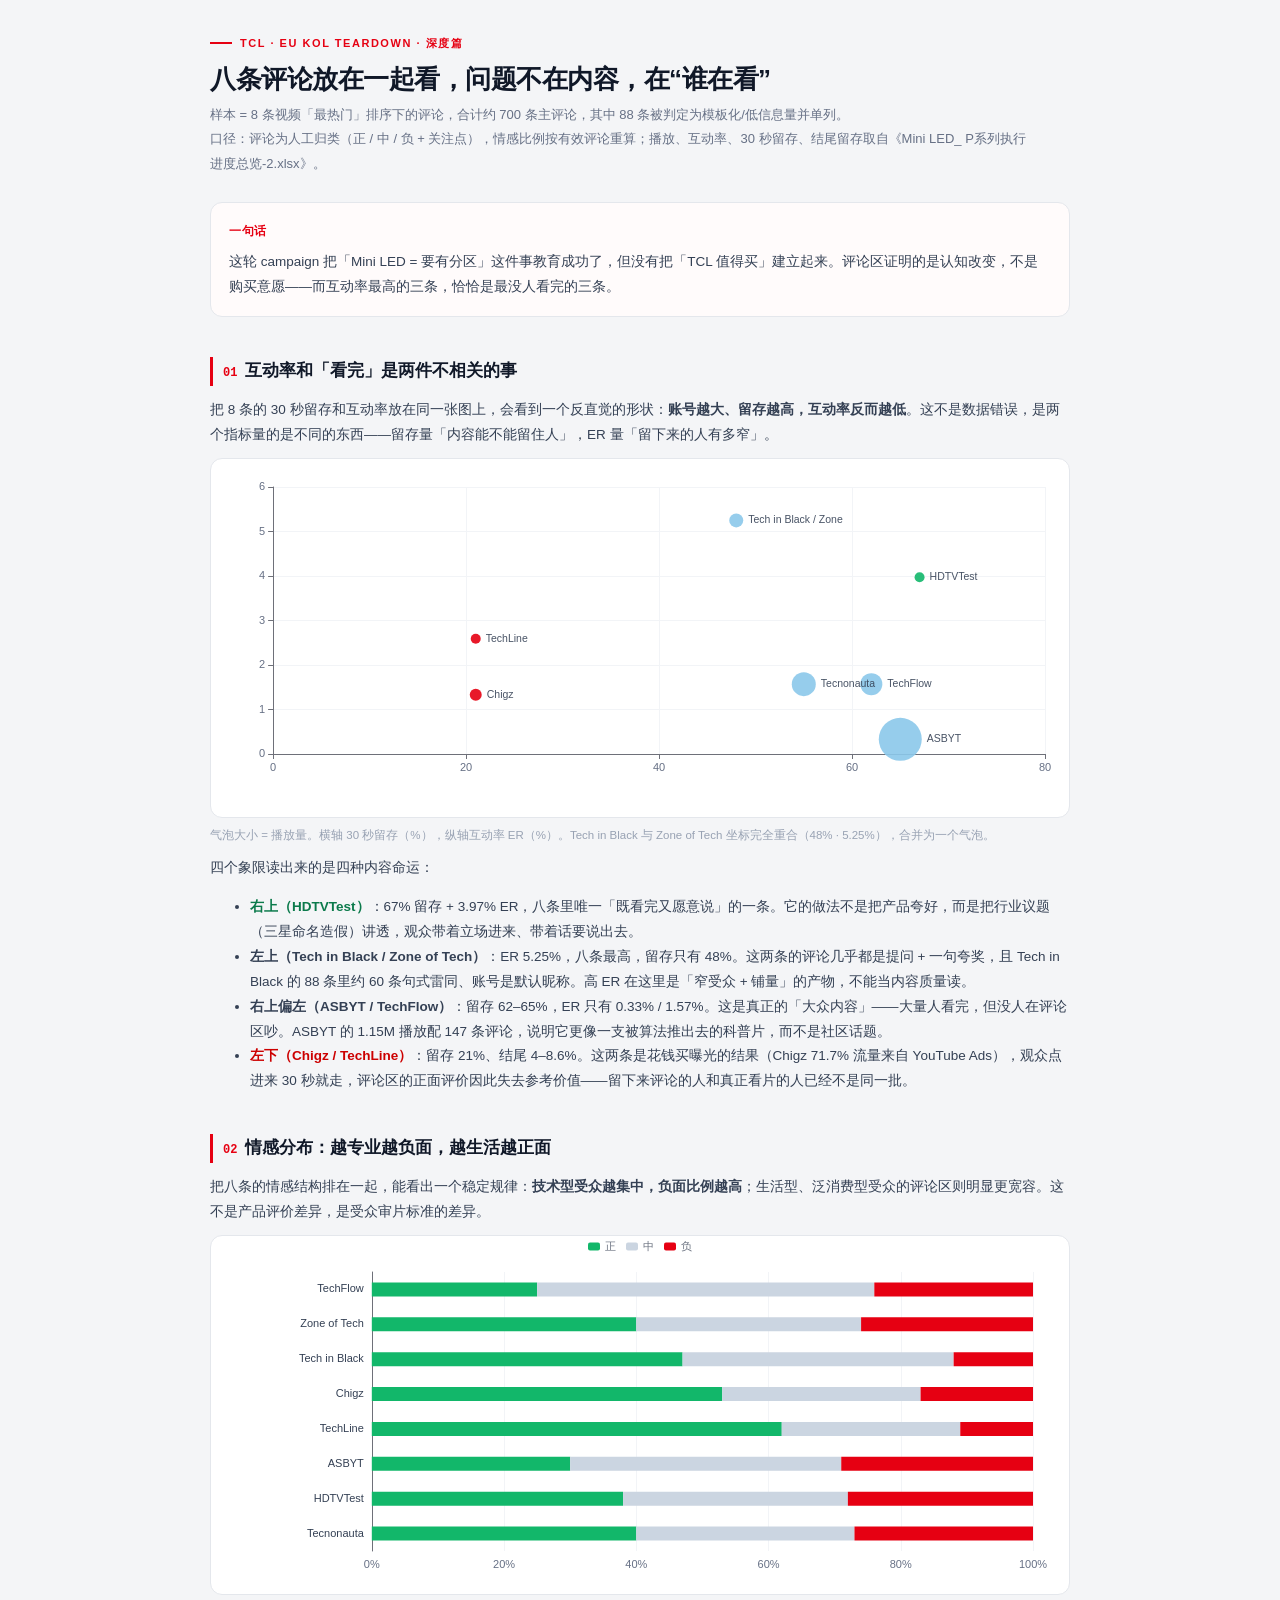
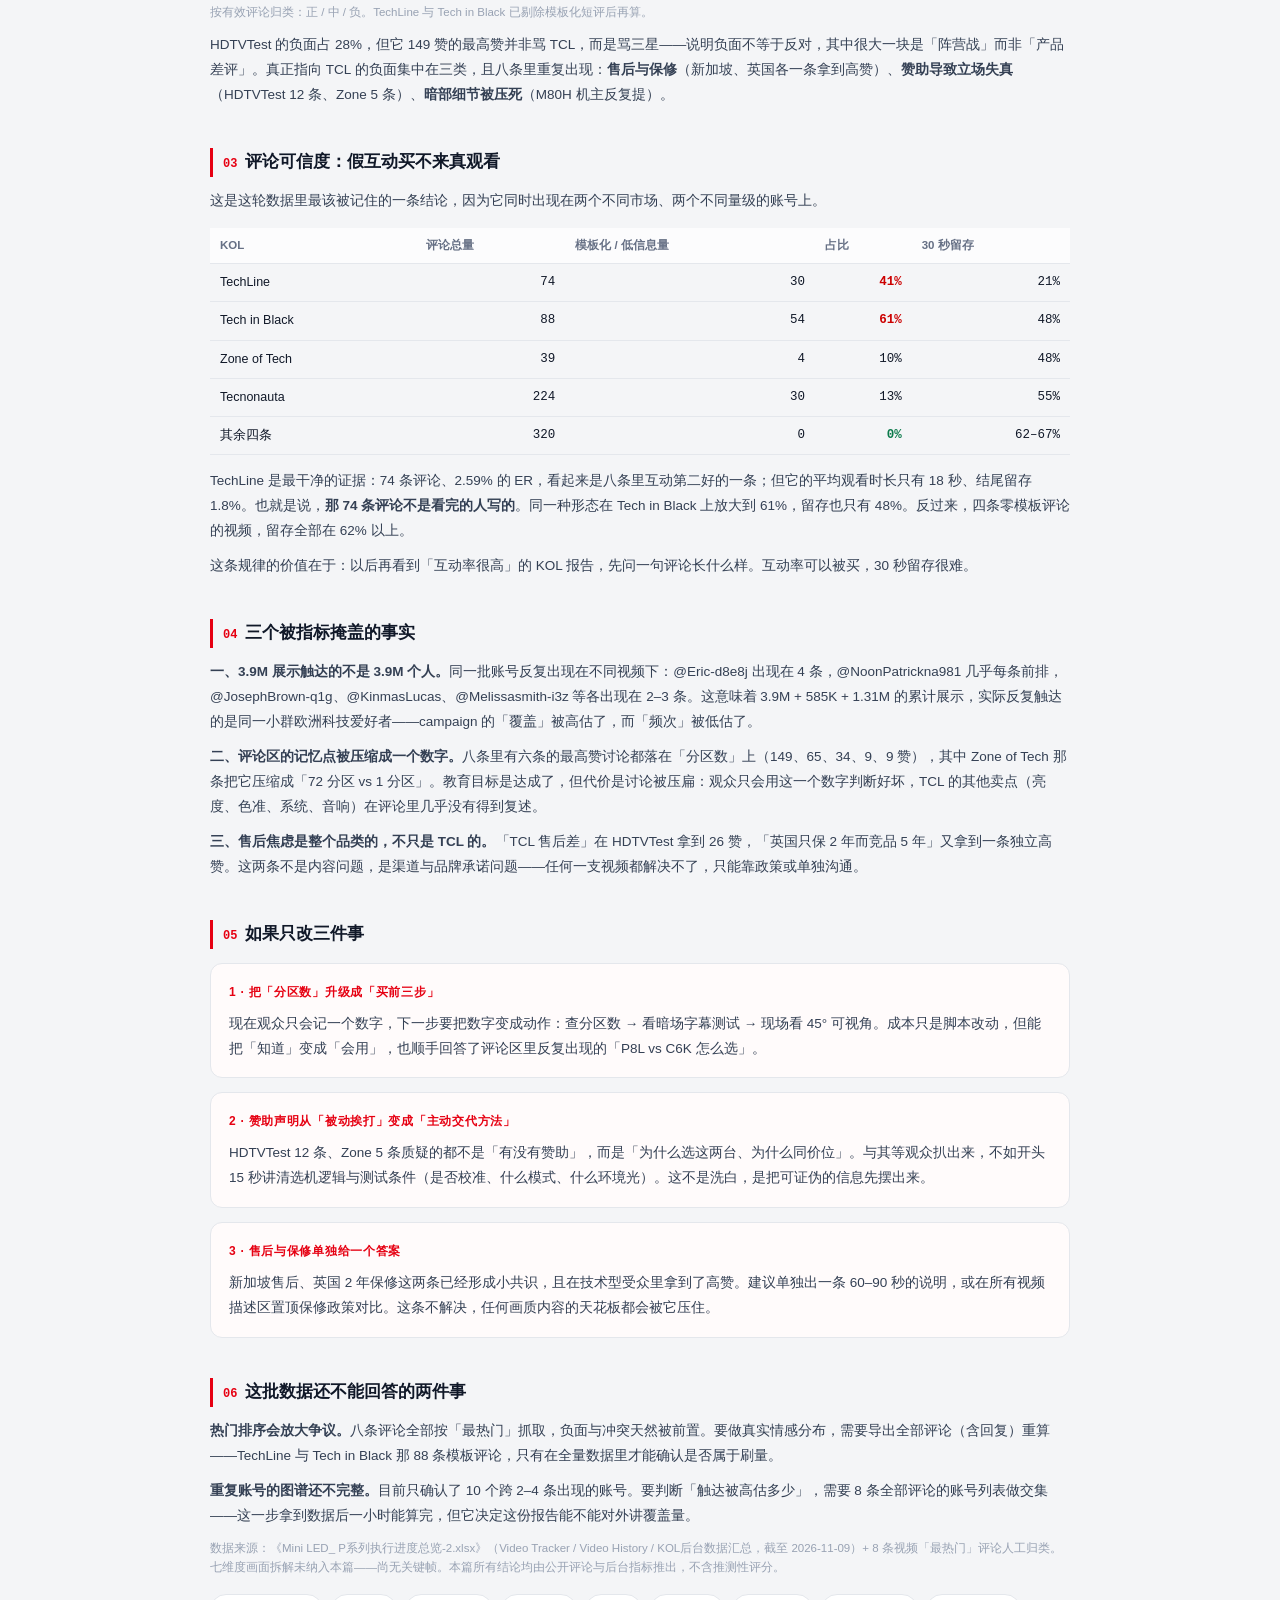
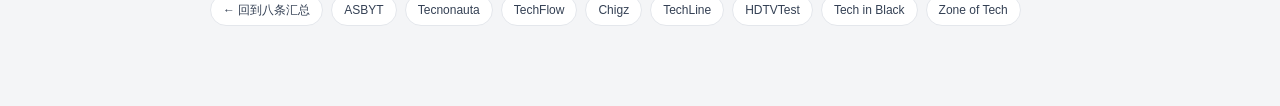
<file: reports/analysis.html>
<!doctype html>
<html lang="zh-CN"><head><meta charset="utf-8">
<meta name="viewport" content="width=device-width, initial-scale=1">
<title>TCL 欧洲 KOL · 八条评论深度拆解</title>
<link rel="stylesheet" href="../style.css">
<style>
.wrap{max-width:900px;margin:0 auto;padding:28px 20px 80px}
.kicker{font-size:11px;letter-spacing:.14em;color:#e60012;font-weight:700}
h1{font-size:26px;line-height:1.35;margin:10px 0 6px;color:#101828}
.sub{color:#667085;font-size:13px;margin:0 0 26px}
.chart{width:100%;height:360px;background:#fff;border:1px solid var(--line);border-radius:12px}
.fallback{display:none;font-size:12px;color:#667085;padding:12px}
h2{font-size:17px;margin:40px 0 12px;color:#101828;border-left:3px solid #e60012;padding-left:10px}
h2 .n{font-family:ui-monospace,monospace;color:#e60012;font-size:12px;margin-right:8px}
p,li{font-size:13.5px;line-height:1.85;color:#344054}
p{margin:10px 0}
.claim{border:1px solid var(--line);border-radius:12px;padding:16px 18px;background:#fffbfb;margin:14px 0}
.claim b{color:#e60012;font-size:12px;letter-spacing:.06em}
.claim p{margin:8px 0 0;color:#344054}
table{width:100%;border-collapse:collapse;margin:14px 0;font-size:12.5px}
th,td{padding:8px 10px;border-bottom:1px solid var(--line);text-align:left}
th{background:#fcfcfd;color:#667085;font-weight:600;font-size:11.5px}
td.n{font-family:ui-monospace,monospace;text-align:right}
.bad{color:#c00;font-weight:600}
.good{color:#0b7a4b;font-weight:600}
.note{font-size:11.5px;color:#98a2b3;line-height:1.7;margin-top:8px}
.chips{display:flex;flex-wrap:wrap;gap:8px;margin:16px 0 0}
.chip{font-size:12px;border:1px solid var(--line);border-radius:999px;padding:5px 12px;color:#344054;text-decoration:none;background:#fff}
.chip:hover{border-color:#e60012;color:#e60012}
</style></head>
<body><div class="wrap">
<div class="kicker">TCL · EU KOL TEARDOWN · 深度篇</div>
<h1>八条评论放在一起看，问题不在内容，在“谁在看”</h1>
<p class="sub">样本 = 8 条视频「最热门」排序下的评论，合计约 700 条主评论，其中 88 条被判定为模板化/低信息量并单列。<br>口径：评论为人工归类（正 / 中 / 负 + 关注点），情感比例按有效评论重算；播放、互动率、30 秒留存、结尾留存取自《Mini LED_ P系列执行进度总览-2.xlsx》。</p>

<div class="claim"><b>一句话</b><p>这轮 campaign 把「Mini LED = 要有分区」这件事教育成功了，但没有把「TCL 值得买」建立起来。评论区证明的是认知改变，不是购买意愿——而互动率最高的三条，恰恰是最没人看完的三条。</p></div>

<h2><span class="n">01</span>互动率和「看完」是两件不相关的事</h2>
<p>把 8 条的 30 秒留存和互动率放在同一张图上，会看到一个反直觉的形状：<b>账号越大、留存越高，互动率反而越低</b>。这不是数据错误，是两个指标量的是不同的东西——留存量「内容能不能留住人」，ER 量「留下来的人有多窄」。</p>
<div class="chart" id="c1"></div><div class="fallback" id="f1"></div>
<p class="note">气泡大小 = 播放量。横轴 30 秒留存（%），纵轴互动率 ER（%）。Tech in Black 与 Zone of Tech 坐标完全重合（48% · 5.25%），合并为一个气泡。</p>
<p>四个象限读出来的是四种内容命运：</p>
<ul>
<li><b class="good">右上（HDTVTest）</b>：67% 留存 + 3.97% ER，八条里唯一「既看完又愿意说」的一条。它的做法不是把产品夸好，而是把行业议题（三星命名造假）讲透，观众带着立场进来、带着话要说出去。</li>
<li><b>左上（Tech in Black / Zone of Tech）</b>：ER 5.25%，八条最高，留存只有 48%。这两条的评论几乎都是提问 + 一句夸奖，且 Tech in Black 的 88 条里约 60 条句式雷同、账号是默认昵称。高 ER 在这里是「窄受众 + 铺量」的产物，不能当内容质量读。</li>
<li><b>右上偏左（ASBYT / TechFlow）</b>：留存 62–65%，ER 只有 0.33% / 1.57%。这是真正的「大众内容」——大量人看完，但没人在评论区吵。ASBYT 的 1.15M 播放配 147 条评论，说明它更像一支被算法推出去的科普片，而不是社区话题。</li>
<li><b class="bad">左下（Chigz / TechLine）</b>：留存 21%、结尾 4–8.6%。这两条是花钱买曝光的结果（Chigz 71.7% 流量来自 YouTube Ads），观众点进来 30 秒就走，评论区的正面评价因此失去参考价值——留下来评论的人和真正看片的人已经不是同一批。</li>
</ul>

<h2><span class="n">02</span>情感分布：越专业越负面，越生活越正面</h2>
<p>把八条的情感结构排在一起，能看出一个稳定规律：<b>技术型受众越集中，负面比例越高</b>；生活型、泛消费型受众的评论区则明显更宽容。这不是产品评价差异，是受众审片标准的差异。</p>
<div class="chart" id="c2"></div><div class="fallback" id="f2"></div><div class="fallback" id="f2"></div>
<p class="note">按有效评论归类：正 / 中 / 负。TechLine 与 Tech in Black 已剔除模板化短评后再算。</p>
<p>HDTVTest 的负面占 28%，但它 149 赞的最高赞并非骂 TCL，而是骂三星——说明负面不等于反对，其中很大一块是「阵营战」而非「产品差评」。真正指向 TCL 的负面集中在三类，且八条里重复出现：<b>售后与保修</b>（新加坡、英国各一条拿到高赞）、<b>赞助导致立场失真</b>（HDTVTest 12 条、Zone 5 条）、<b>暗部细节被压死</b>（M80H 机主反复提）。</p>

<h2><span class="n">03</span>评论可信度：假互动买不来真观看</h2>
<p>这是这轮数据里最该被记住的一条结论，因为它同时出现在两个不同市场、两个不同量级的账号上。</p>
<table>
<tr><th>KOL</th><th class="n">评论总量</th><th class="n">模板化 / 低信息量</th><th class="n">占比</th><th class="n">30 秒留存</th></tr>
<tr><td>TechLine</td><td class="n">74</td><td class="n">30</td><td class="n bad">41%</td><td class="n">21%</td></tr>
<tr><td>Tech in Black</td><td class="n">88</td><td class="n">54</td><td class="n bad">61%</td><td class="n">48%</td></tr>
<tr><td>Zone of Tech</td><td class="n">39</td><td class="n">4</td><td class="n">10%</td><td class="n">48%</td></tr>
<tr><td>Tecnonauta</td><td class="n">224</td><td class="n">30</td><td class="n">13%</td><td class="n">55%</td></tr>
<tr><td>其余四条</td><td class="n">320</td><td class="n">0</td><td class="n good">0%</td><td class="n">62–67%</td></tr>
</table>
<p>TechLine 是最干净的证据：74 条评论、2.59% 的 ER，看起来是八条里互动第二好的一条；但它的平均观看时长只有 18 秒、结尾留存 1.8%。也就是说，<b>那 74 条评论不是看完的人写的</b>。同一种形态在 Tech in Black 上放大到 61%，留存也只有 48%。反过来，四条零模板评论的视频，留存全部在 62% 以上。</p>
<p>这条规律的价值在于：以后再看到「互动率很高」的 KOL 报告，先问一句评论长什么样。互动率可以被买，30 秒留存很难。</p>

<h2><span class="n">04</span>三个被指标掩盖的事实</h2>
<p><b>一、3.9M 展示触达的不是 3.9M 个人。</b>同一批账号反复出现在不同视频下：@Eric-d8e8j 出现在 4 条，@NoonPatrickna981 几乎每条前排，@JosephBrown-q1g、@KinmasLucas、@Melissasmith-i3z 等各出现在 2–3 条。这意味着 3.9M + 585K + 1.31M 的累计展示，实际反复触达的是同一小群欧洲科技爱好者——campaign 的「覆盖」被高估了，而「频次」被低估了。</p>
<p><b>二、评论区的记忆点被压缩成一个数字。</b>八条里有六条的最高赞讨论都落在「分区数」上（149、65、34、9、9 赞），其中 Zone of Tech 那条把它压缩成「72 分区 vs 1 分区」。教育目标是达成了，但代价是讨论被压扁：观众只会用这一个数字判断好坏，TCL 的其他卖点（亮度、色准、系统、音响）在评论里几乎没有得到复述。</p>
<p><b>三、售后焦虑是整个品类的，不只是 TCL 的。</b>「TCL 售后差」在 HDTVTest 拿到 26 赞，「英国只保 2 年而竞品 5 年」又拿到一条独立高赞。这两条不是内容问题，是渠道与品牌承诺问题——任何一支视频都解决不了，只能靠政策或单独沟通。</p>

<h2><span class="n">05</span>如果只改三件事</h2>
<div class="claim"><b>1 · 把「分区数」升级成「买前三步」</b><p>现在观众只会记一个数字，下一步要把数字变成动作：查分区数 → 看暗场字幕测试 → 现场看 45° 可视角。成本只是脚本改动，但能把「知道」变成「会用」，也顺手回答了评论区里反复出现的「P8L vs C6K 怎么选」。</p></div>
<div class="claim"><b>2 · 赞助声明从「被动挨打」变成「主动交代方法」</b><p>HDTVTest 12 条、Zone 5 条质疑的都不是「有没有赞助」，而是「为什么选这两台、为什么同价位」。与其等观众扒出来，不如开头 15 秒讲清选机逻辑与测试条件（是否校准、什么模式、什么环境光）。这不是洗白，是把可证伪的信息先摆出来。</p></div>
<div class="claim"><b>3 · 售后与保修单独给一个答案</b><p>新加坡售后、英国 2 年保修这两条已经形成小共识，且在技术型受众里拿到了高赞。建议单独出一条 60–90 秒的说明，或在所有视频描述区置顶保修政策对比。这条不解决，任何画质内容的天花板都会被它压住。</p></div>

<h2><span class="n">06</span>这批数据还不能回答的两件事</h2>
<p><b>热门排序会放大争议。</b>八条评论全部按「最热门」抓取，负面与冲突天然被前置。要做真实情感分布，需要导出全部评论（含回复）重算——TechLine 与 Tech in Black 那 88 条模板评论，只有在全量数据里才能确认是否属于刷量。</p>
<p><b>重复账号的图谱还不完整。</b>目前只确认了 10 个跨 2–4 条出现的账号。要判断「触达被高估多少」，需要 8 条全部评论的账号列表做交集——这一步拿到数据后一小时能算完，但它决定这份报告能不能对外讲覆盖量。</p>

<p class="note">数据来源：《Mini LED_ P系列执行进度总览-2.xlsx》（Video Tracker / Video History / KOL后台数据汇总，截至 2026-11-09）+ 8 条视频「最热门」评论人工归类。<br>七维度画面拆解未纳入本篇——尚无关键帧。本篇所有结论均由公开评论与后台指标推出，不含推测性评分。</p>

<div class="chips">
<a class="chip" href="index.html">← 回到八条汇总</a>
<a class="chip" href="asbyt.html#comments">ASBYT</a>
<a class="chip" href="tecnonauta.html#comments">Tecnonauta</a>
<a class="chip" href="techflow.html#comments">TechFlow</a>
<a class="chip" href="chigztechreviews.html#comments">Chigz</a>
<a class="chip" href="techline.html#comments">TechLine</a>
<a class="chip" href="hdtvtest.html#comments">HDTVTest</a>
<a class="chip" href="techinblack.html#comments">Tech in Black</a>
<a class="chip" href="zoneoftech.html#comments">Zone of Tech</a>
</div>
</div>

<script src="../assets/echarts.min.js"></script>
<script>
(function(){
  var hasE = typeof echarts !== 'undefined';
  function fallback(id, rows){
    var el = document.getElementById(id.replace('c','f'));
    if(!el) return;
    var h = '<table><tr><th>KOL</th><th>30 秒留存</th><th>互动率</th><th>播放</th></tr>';
    for (var i=0;i<rows.length;i++){ h += '<tr><td>'+rows[i][0]+'</td><td>'+rows[i][1]+'%</td><td>'+rows[i][2]+'%</td><td>'+rows[i][3]+'</td></tr>'; }
    el.innerHTML = h + '</table>';
    el.style.display = 'block';
  }
  var pts = [
    ['ASBYT', 65, 0.33, 1154923],
    ['Tecnonauta', 55, 1.57, 351099],
    ['TechFlow', 62, 1.57, 295841],
    ['HDTVTest', 67, 3.97, 58769],
    ['Chigz', 21, 1.33, 92391],
    ['TechLine', 21, 2.59, 61573],
    ['Tech in Black / Zone', 48, 5.25, 66719]
  ];
  var size = [43, 24, 22, 10, 12, 10, 14];
  if(!hasE){ fallback('c1', pts); fallback('c2', []); return; }
  try{
    var a = echarts.init(document.getElementById('c1'));
    a.setOption({
      animation:false,
      backgroundColor:'transparent',
      title:{text:'', left:'center'},
      tooltip:{trigger:'item', triggerOn:'click', renderMode:'richText', confine:true,
        textStyle:{fontSize:11, lineHeight:16}, padding:[6,8]},
      grid:{left:48, right:24, top:28, bottom:44, containLabel:true},
      xAxis:{type:'value', min:0, max:80,
        axisLabel:{color:'#667085', fontSize:11}, splitLine:{lineStyle:{color:'#f2f4f7'}}},
      yAxis:{type:'value', min:0, max:6,
        axisLabel:{color:'#667085', fontSize:11}, splitLine:{lineStyle:{color:'#f2f4f7'}}},
      series:[{type:'scatter', symbolSize:function(v){return 12;},
        data: pts.map(function(d,i){ return {value:[d[1],d[2],d[3]], symbolSize:size[i], name:d[0],
          itemStyle:{color: d[1]>=60 && d[2]>=3 ? '#12b76a' : (d[1]<40 ? '#e60012' : '#8BC8EA'), opacity:.9},
          label:{show:true, position:'right', formatter:function(p){return p.data.name;}, fontSize:10.5, color:'#344054'}}; }),
        labelLayout:{hideOverlap:true}}]
    });
    var b = echarts.init(document.getElementById('c2'));
    var cats = ['Tecnonauta','HDTVTest','ASBYT','TechLine','Chigz','Tech in Black','Zone of Tech','TechFlow'];
    b.setOption({
      animation:false,
      backgroundColor:'transparent',
      tooltip:{trigger:'axis', triggerOn:'click', renderMode:'richText', confine:true,
        textStyle:{fontSize:10.5, lineHeight:15}, padding:[6,8]},
      legend:{top:0, itemWidth:12, itemHeight:8, textStyle:{color:'#6B7280', fontSize:11}},
      grid:{left:88, right:36, top:36, bottom:24, containLabel:true},
      xAxis:{type:'value', max:100, axisLabel:{formatter:'{value}%', color:'#667085', fontSize:11},
        splitLine:{lineStyle:{color:'#f2f4f7'}}},
      yAxis:{type:'category', data:cats, axisLabel:{color:'#344054', fontSize:11}, axisTick:{show:false}},
      series:[
        {name:'正', type:'bar', stack:'s', barWidth:14, itemStyle:{color:'#12b76a'},
         data:[40,38,30,62,53,47,40,25]},
        {name:'中', type:'bar', stack:'s', barWidth:14, itemStyle:{color:'#cbd5e1'},
         data:[33,34,41,27,30,41,34,51]},
        {name:'负', type:'bar', stack:'s', barWidth:14, itemStyle:{color:'#e60012'},
         data:[27,28,29,11,17,12,26,24]}
      ]
    });
    window.addEventListener('resize', function(){ a.resize(); b.resize(); });
  }catch(e){ fallback('c1', pts); fallback('c2', []); }
})();
</script>
</body></html>
</file>
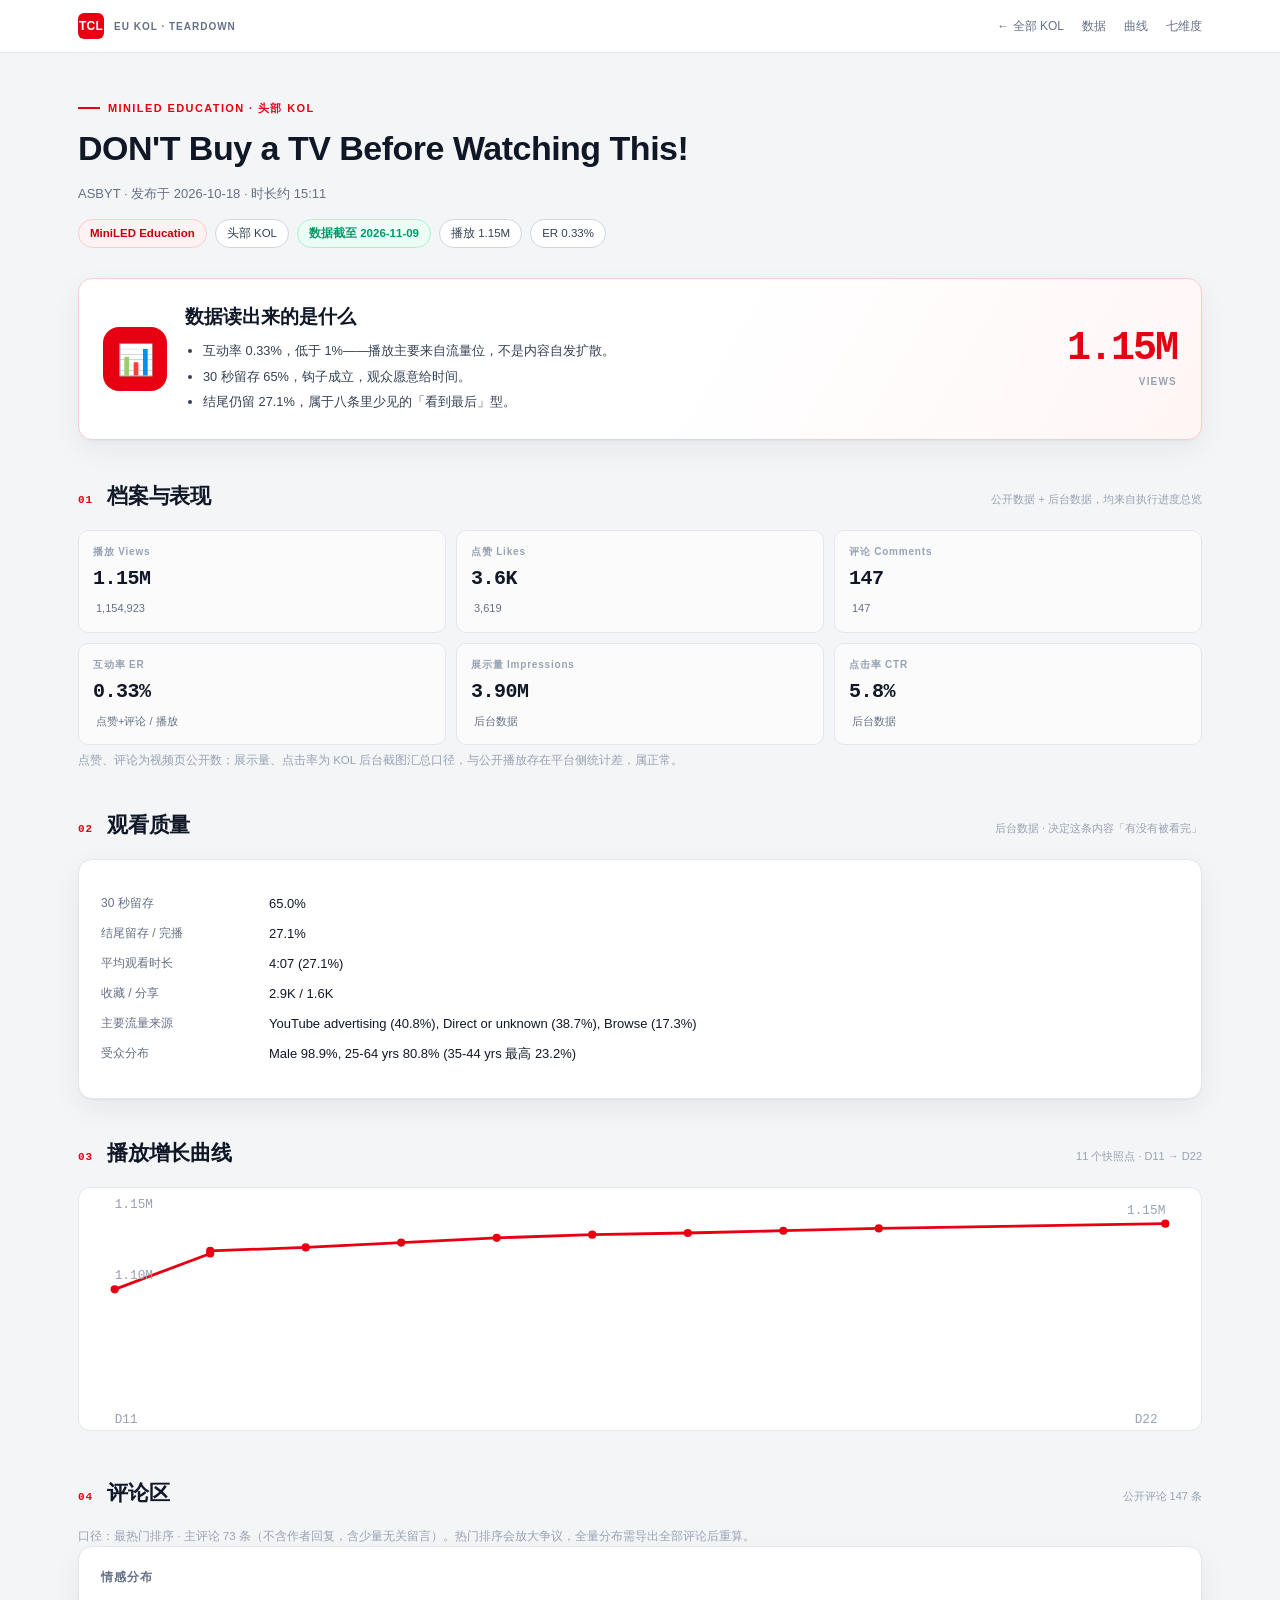
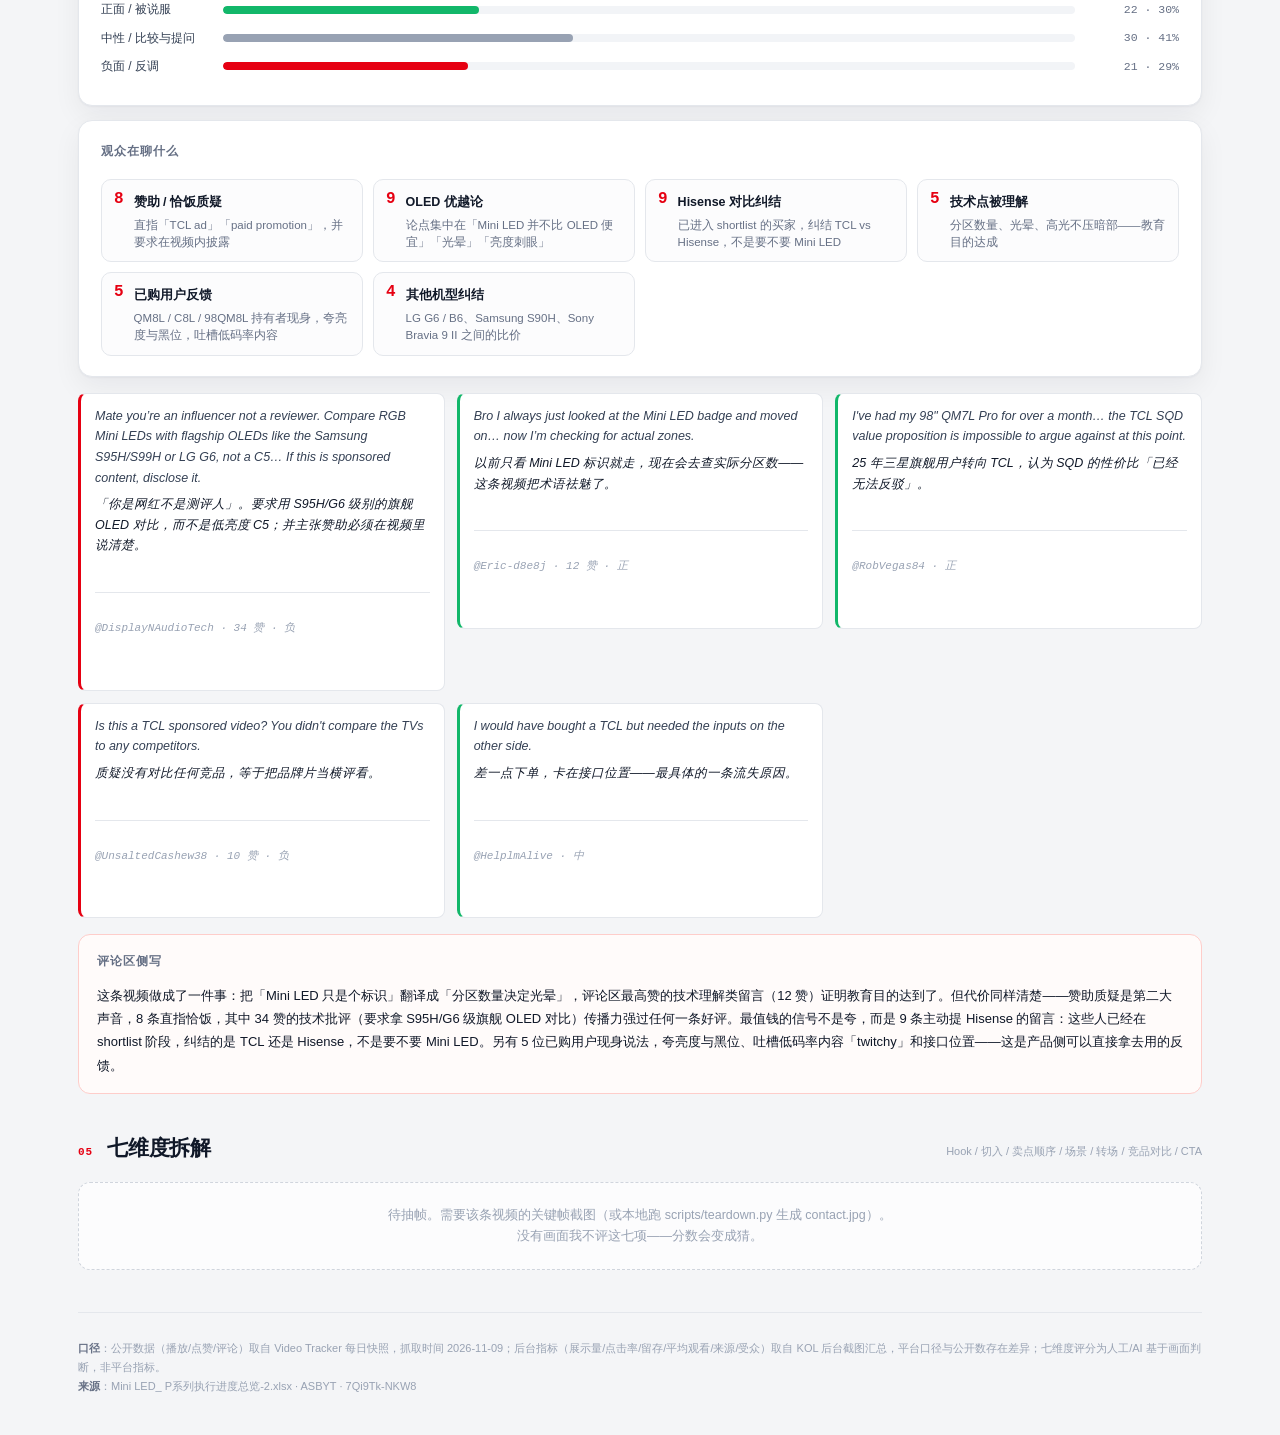
<file: reports/asbyt.html>
<!doctype html>
<html lang="zh-CN"><head><meta charset="utf-8">
<meta name="viewport" content="width=device-width, initial-scale=1">
<title>ASBYT · DON'T Buy a TV Before Watching This!</title>
<link rel="stylesheet" href="../style.css">
<style>
.line{width:100%;height:auto;background:#fff;border:1px solid var(--line);border-radius:12px}
.ax{font-size:10px;fill:#98a2b3;font-family:ui-monospace,monospace}
.note{font-size:11.5px;color:#98a2b3;margin:6px 0 0}
.kv{display:grid;grid-template-columns:150px 1fr;gap:8px 18px;font-size:13px}
.kv dt{color:#667085;font-size:12px}.kv dd{margin:0;color:#101828}
.fact b{display:block;margin-top:2px}
.sbar{display:flex;height:34px;border-radius:8px;overflow:hidden;font-size:11.5px;color:#fff}
.seg{display:flex;align-items:center;justify-content:center;white-space:nowrap}
.seg.pos{background:#12b76a}.seg.neu{background:#98a2b3}.seg.neg{background:#e60012}
.topics{list-style:none;padding:0;margin:18px 0 0;display:grid;grid-template-columns:1fr 1fr;gap:10px}
.topics li{border:1px solid var(--line);border-radius:10px;padding:12px 14px;display:grid;grid-template-columns:1fr auto;gap:4px 10px}
.topics b{font-size:13px;color:#101828}.topics em{font-style:normal;color:#e60012;font-weight:700;font-size:13px}
.topics small{grid-column:1/-1;color:#667085;font-size:11.5px;line-height:1.5}
.quotes{display:grid;gap:10px;margin-top:16px}
.quote{border:1px solid var(--line);border-left:3px solid #98a2b3;border-radius:10px;padding:12px 14px;background:#fff}
.quote.正{border-left-color:#12b76a}.quote.负{border-left-color:#e60012}
.qhead{display:flex;align-items:center;gap:10px;font-size:12px;color:#667085;margin-bottom:6px}
.qhead b{color:#101828}.likes{margin-left:auto}
.tag{padding:1px 6px;border-radius:4px;font-size:10.5px;background:#f2f4f7;color:#475467}
.tag.t正{background:#e6f7ee;color:#0b7a4b}.tag.t负{background:#fdecec;color:#c00}.tag.t中{background:#f2f4f7}
.quote p{margin:0;font-size:12.5px;line-height:1.6}
.quote .en{color:#344054}.quote .zh{color:#667085;margin-top:4px;font-size:12px}
.readout{margin-top:16px;border:1px solid var(--line);border-radius:12px;padding:16px 18px;background:#fffbfb}
.readout b{color:#e60012;font-size:12px;letter-spacing:.06em}
.readout p{margin:8px 0 0;font-size:13px;line-height:1.75;color:#344054}
h3.mini{font-size:12px;letter-spacing:.08em;text-transform:uppercase;color:#667085;font-weight:600;margin:0 0 12px}
.bar-row{display:grid;grid-template-columns:110px 1fr 92px;align-items:center;gap:12px;margin:8px 0}
.bar-label{font-size:12px;color:#344054}
.bar-track{height:8px;background:#f2f4f7;border-radius:6px;overflow:hidden}
.bar-fill{height:8px;border-radius:6px}
.bar-val{font-size:11.5px;color:#667085;font-family:ui-monospace,monospace;text-align:right}
.topics{display:grid;grid-template-columns:repeat(auto-fit,minmax(230px,1fr));gap:10px}
.topic{display:flex;gap:10px;align-items:flex-start;background:#fcfcfd;border:1px solid var(--line);border-radius:10px;padding:10px 12px}
.topic b{font-family:ui-monospace,monospace;color:#e60012;font-size:16px;line-height:1.2}
.topic span{font-size:12.5px;color:#101828;font-weight:600}
.topic small{display:block;font-size:11.5px;color:#667085;margin-top:3px;line-height:1.5}
.quotes{display:grid;grid-template-columns:repeat(auto-fit,minmax(300px,1fr));gap:12px;margin-top:16px;align-items:start}
.quote{margin:0;border:1px solid var(--line);border-left:3px solid #12b76a;border-radius:8px;padding:12px 14px;background:#fff}
.quote.neg{border-left-color:#e60012}
.quote p{font-size:12.5px;line-height:1.65;color:#344054;margin:0 0 6px}
.quote .qzh{color:#101828;font-size:12.5px}
.quote footer{font-size:11px;color:#98a2b3;font-family:ui-monospace,monospace}
.readout{margin-top:16px;border:1px solid #fecdca;background:#fffbfa;border-radius:12px;padding:16px 18px}
.readout p{margin:0;font-size:13px;line-height:1.8;color:#101828}
.pend{border:1px dashed #d0d5dd;border-radius:12px;padding:22px;text-align:center;color:#98a2b3;font-size:12.5px;background:#fcfcfd}
</style></head><body>
<div class="topbar"><div class="wrap">
  <div class="brand"><span class="logo">TCL</span><small>EU KOL · TEARDOWN</small></div>
  <div class="nav"><a href="index.html">← 全部 KOL</a><a href="#profile">数据</a><a href="#curve">曲线</a><a href="#dims">七维度</a></div>
</div></div>
<div class="wrap">
  <div class="hero">
    <span class="kicker">MiniLED Education · 头部 KOL</span>
    <h1>DON'T Buy a TV Before Watching This!</h1>
    <p class="sub">ASBYT · 发布于 2026-10-18 · 时长约 15:11</p>
    <div class="hero-meta">
      <span class="chip red">MiniLED Education</span>
      <span class="chip">头部 KOL</span>
      <span class="chip green">数据截至 2026-11-09</span>
      <span class="chip">播放 1.15M</span>
      <span class="chip">ER 0.33%</span>
    </div>
  </div>

  <div class="verdict">
    <div class="ico">📊</div>
    <div><h2>数据读出来的是什么</h2>
      <ul class="tight"><li>互动率 0.33%，低于 1%——播放主要来自流量位，不是内容自发扩散。</li><li>30 秒留存 65%，钩子成立，观众愿意给时间。</li><li>结尾仍留 27.1%，属于八条里少见的「看到最后」型。</li></ul></div>
    <div class="score-big"><b>1.15M</b><span>VIEWS</span></div>
  </div>

  <section id="profile">
    <div class="sec-head"><span class="sec-no">01</span><h2>档案与表现</h2><span class="hint">公开数据 + 后台数据，均来自执行进度总览</span></div>
    <div class="facts"><div class="fact"><span>播放 Views</span><b>1.15M</b><small>1,154,923</small></div><div class="fact"><span>点赞 Likes</span><b>3.6K</b><small>3,619</small></div><div class="fact"><span>评论 Comments</span><b>147</b><small>147</small></div><div class="fact"><span>互动率 ER</span><b>0.33%</b><small>点赞+评论 / 播放</small></div><div class="fact"><span>展示量 Impressions</span><b>3.90M</b><small>后台数据</small></div><div class="fact"><span>点击率 CTR</span><b>5.8%</b><small>后台数据</small></div></div>
    <p class="note">点赞、评论为视频页公开数；展示量、点击率为 KOL 后台截图汇总口径，与公开播放存在平台侧统计差，属正常。</p>
  </section>

  <section>
    <div class="sec-head"><span class="sec-no">02</span><h2>观看质量</h2><span class="hint">后台数据 · 决定这条内容「有没有被看完」</span></div>
    <div class="card pad"><dl class="kv">
      <dt>30 秒留存</dt><dd>65.0%</dd>
      <dt>结尾留存 / 完播</dt><dd>27.1%</dd>
      <dt>平均观看时长</dt><dd>4:07 (27.1%)</dd>
      <dt>收藏 / 分享</dt><dd>2.9K / 1.6K</dd>
      <dt>主要流量来源</dt><dd>YouTube advertising (40.8%), Direct or unknown (38.7%), Browse (17.3%)</dd>
      <dt>受众分布</dt><dd>Male 98.9%, 25-64 yrs 80.8% (35-44 yrs 最高 23.2%)</dd>
    </dl></div>
  </section>

  <section id="curve">
    <div class="sec-head"><span class="sec-no">03</span><h2>播放增长曲线</h2><span class="hint">11 个快照点 · D11 → D22</span></div>
    <svg viewBox="0 0 880 190" class="line"><polyline points="28.0,79.5 102.9,51.4 102.9,49.3 177.8,46.6 252.7,42.8 327.6,39.1 402.5,36.6 477.5,35.3 552.4,33.5 627.3,31.7 852.0,28.0" fill="none" stroke="#e60012" stroke-width="2.2"/><circle cx="28.0" cy="79.5" r="3.2" fill="#e60012"/><circle cx="102.9" cy="51.4" r="3.2" fill="#e60012"/><circle cx="102.9" cy="49.3" r="3.2" fill="#e60012"/><circle cx="177.8" cy="46.6" r="3.2" fill="#e60012"/><circle cx="252.7" cy="42.8" r="3.2" fill="#e60012"/><circle cx="327.6" cy="39.1" r="3.2" fill="#e60012"/><circle cx="402.5" cy="36.6" r="3.2" fill="#e60012"/><circle cx="477.5" cy="35.3" r="3.2" fill="#e60012"/><circle cx="552.4" cy="33.5" r="3.2" fill="#e60012"/><circle cx="627.3" cy="31.7" r="3.2" fill="#e60012"/><circle cx="852.0" cy="28.0" r="3.2" fill="#e60012"/><text x="28" y="184" class="ax">D11</text><text x="828" y="184" class="ax">D22</text><text x="28" y="16" class="ax">1.15M</text><text x="28" y="71" class="ax" text-anchor="start">1.10M</text><text x="852" y="20" class="ax" text-anchor="end">1.15M</text></svg>
  </section>

  <section id="comments">
    <div class="sec-head"><span class="sec-no">04</span><h2>评论区</h2><span class="hint">公开评论 147 条</span></div>
    <p class="note">口径：最热门排序 · 主评论 73 条（不含作者回复，含少量无关留言）。热门排序会放大争议，全量分布需导出全部评论后重算。</p><div class="card pad"><h3 class="mini">情感分布</h3><div class="bar-row"><span class="bar-label">正面 / 被说服</span><div class="bar-track"><div class="bar-fill" style="width:30.1%;background:#12b76a"></div></div><span class="bar-val">22 · 30%</span></div><div class="bar-row"><span class="bar-label">中性 / 比较与提问</span><div class="bar-track"><div class="bar-fill" style="width:41.1%;background:#98a2b3"></div></div><span class="bar-val">30 · 41%</span></div><div class="bar-row"><span class="bar-label">负面 / 反调</span><div class="bar-track"><div class="bar-fill" style="width:28.8%;background:#e60012"></div></div><span class="bar-val">21 · 29%</span></div></div><div class="card pad" style="margin-top:14px"><h3 class="mini">观众在聊什么</h3><div class="topics"><div class="topic"><b>8</b><div><span>赞助 / 恰饭质疑</span><small>直指「TCL ad」「paid promotion」，并要求在视频内披露</small></div></div><div class="topic"><b>9</b><div><span>OLED 优越论</span><small>论点集中在「Mini LED 并不比 OLED 便宜」「光晕」「亮度刺眼」</small></div></div><div class="topic"><b>9</b><div><span>Hisense 对比纠结</span><small>已进入 shortlist 的买家，纠结 TCL vs Hisense，不是要不要 Mini LED</small></div></div><div class="topic"><b>5</b><div><span>技术点被理解</span><small>分区数量、光晕、高光不压暗部——教育目的达成</small></div></div><div class="topic"><b>5</b><div><span>已购用户反馈</span><small>QM8L / C8L / 98QM8L 持有者现身，夸亮度与黑位，吐槽低码率内容</small></div></div><div class="topic"><b>4</b><div><span>其他机型纠结</span><small>LG G6 / B6、Samsung S90H、Sony Bravia 9 II 之间的比价</small></div></div></div></div><div class="quotes"><blockquote class="quote neg"><p>Mate you’re an influencer not a reviewer. Compare RGB Mini LEDs with flagship OLEDs like the Samsung S95H/S99H or LG G6, not a C5… If this is sponsored content, disclose it.</p><p class="qzh">「你是网红不是测评人」。要求用 S95H/G6 级别的旗舰 OLED 对比，而不是低亮度 C5；并主张赞助必须在视频里说清楚。</p><footer>@DisplayNAudioTech · 34 赞 · 负</footer></blockquote><blockquote class="quote "><p>Bro I always just looked at the Mini LED badge and moved on… now I’m checking for actual zones.</p><p class="qzh">以前只看 Mini LED 标识就走，现在会去查实际分区数——这条视频把术语祛魅了。</p><footer>@Eric-d8e8j · 12 赞 · 正</footer></blockquote><blockquote class="quote "><p>I've had my 98" QM7L Pro for over a month… the TCL SQD value proposition is impossible to argue against at this point.</p><p class="qzh">25 年三星旗舰用户转向 TCL，认为 SQD 的性价比「已经无法反驳」。</p><footer>@RobVegas84 · 正</footer></blockquote><blockquote class="quote neg"><p>Is this a TCL sponsored video? You didn't compare the TVs to any competitors.</p><p class="qzh">质疑没有对比任何竞品，等于把品牌片当横评看。</p><footer>@UnsaltedCashew38 · 10 赞 · 负</footer></blockquote><blockquote class="quote "><p>I would have bought a TCL but needed the inputs on the other side.</p><p class="qzh">差一点下单，卡在接口位置——最具体的一条流失原因。</p><footer>@HelplmAlive · 中</footer></blockquote></div><div class="readout"><h3 class="mini">评论区侧写</h3><p>这条视频做成了一件事：把「Mini LED 只是个标识」翻译成「分区数量决定光晕」，评论区最高赞的技术理解类留言（12 赞）证明教育目的达到了。但代价同样清楚——赞助质疑是第二大声音，8 条直指恰饭，其中 34 赞的技术批评（要求拿 S95H/G6 级旗舰 OLED 对比）传播力强过任何一条好评。最值钱的信号不是夸，而是 9 条主动提 Hisense 的留言：这些人已经在 shortlist 阶段，纠结的是 TCL 还是 Hisense，不是要不要 Mini LED。另有 5 位已购用户现身说法，夸亮度与黑位、吐槽低码率内容「twitchy」和接口位置——这是产品侧可以直接拿去用的反馈。</p></div>
  </section>

  <section id="dims">
    <div class="sec-head"><span class="sec-no">05</span><h2>七维度拆解</h2><span class="hint">Hook / 切入 / 卖点顺序 / 场景 / 转场 / 竞品对比 / CTA</span></div>
    <div class="pend">待抽帧。需要该条视频的关键帧截图（或本地跑 scripts/teardown.py 生成 contact.jpg）。<br>没有画面我不评这七项——分数会变成猜。</div>
  </section>

  <footer><b>口径</b>：公开数据（播放/点赞/评论）取自 Video Tracker 每日快照，抓取时间 2026-11-09；后台指标（展示量/点击率/留存/平均观看/来源/受众）取自 KOL 后台截图汇总，平台口径与公开数存在差异；七维度评分为人工/AI 基于画面判断，非平台指标。<br>
  <b>来源</b>：Mini LED_ P系列执行进度总览-2.xlsx · ASBYT · 7Qi9Tk-NKW8</footer>
</div></body></html>
</file>
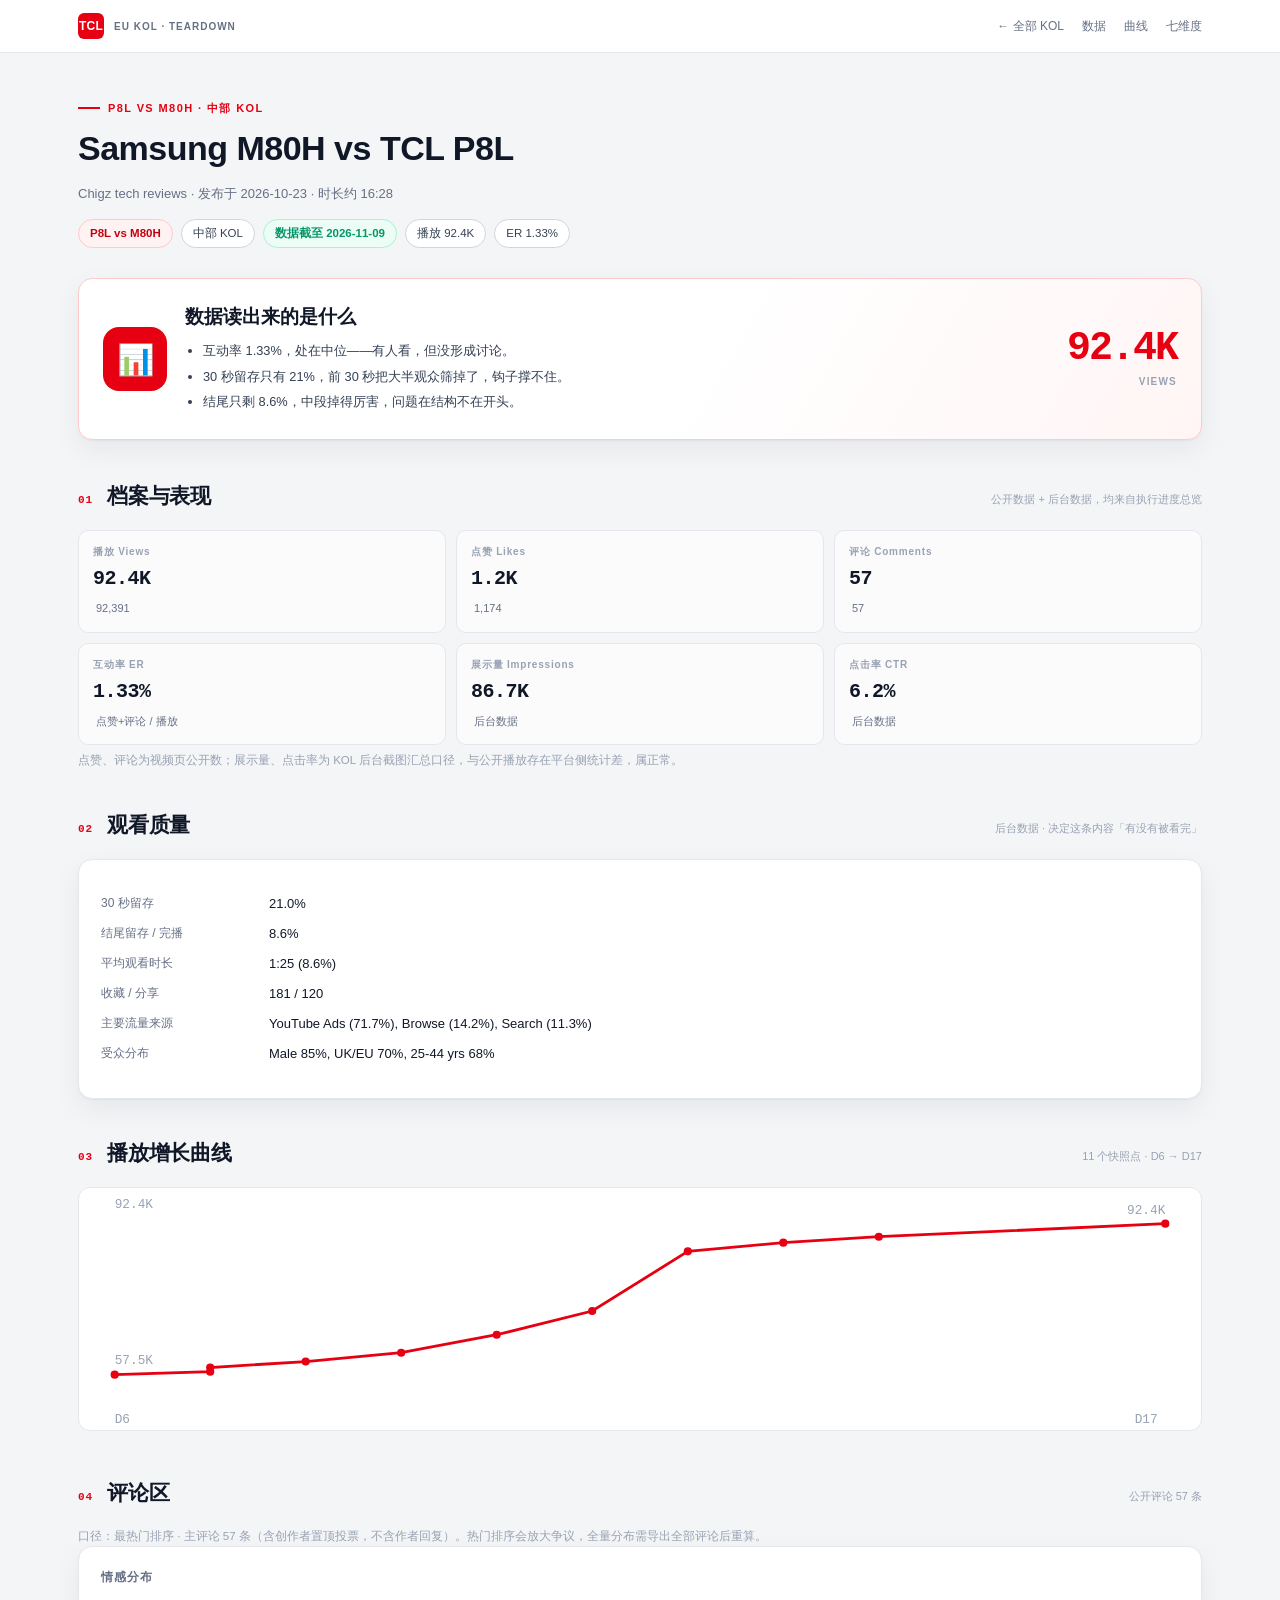
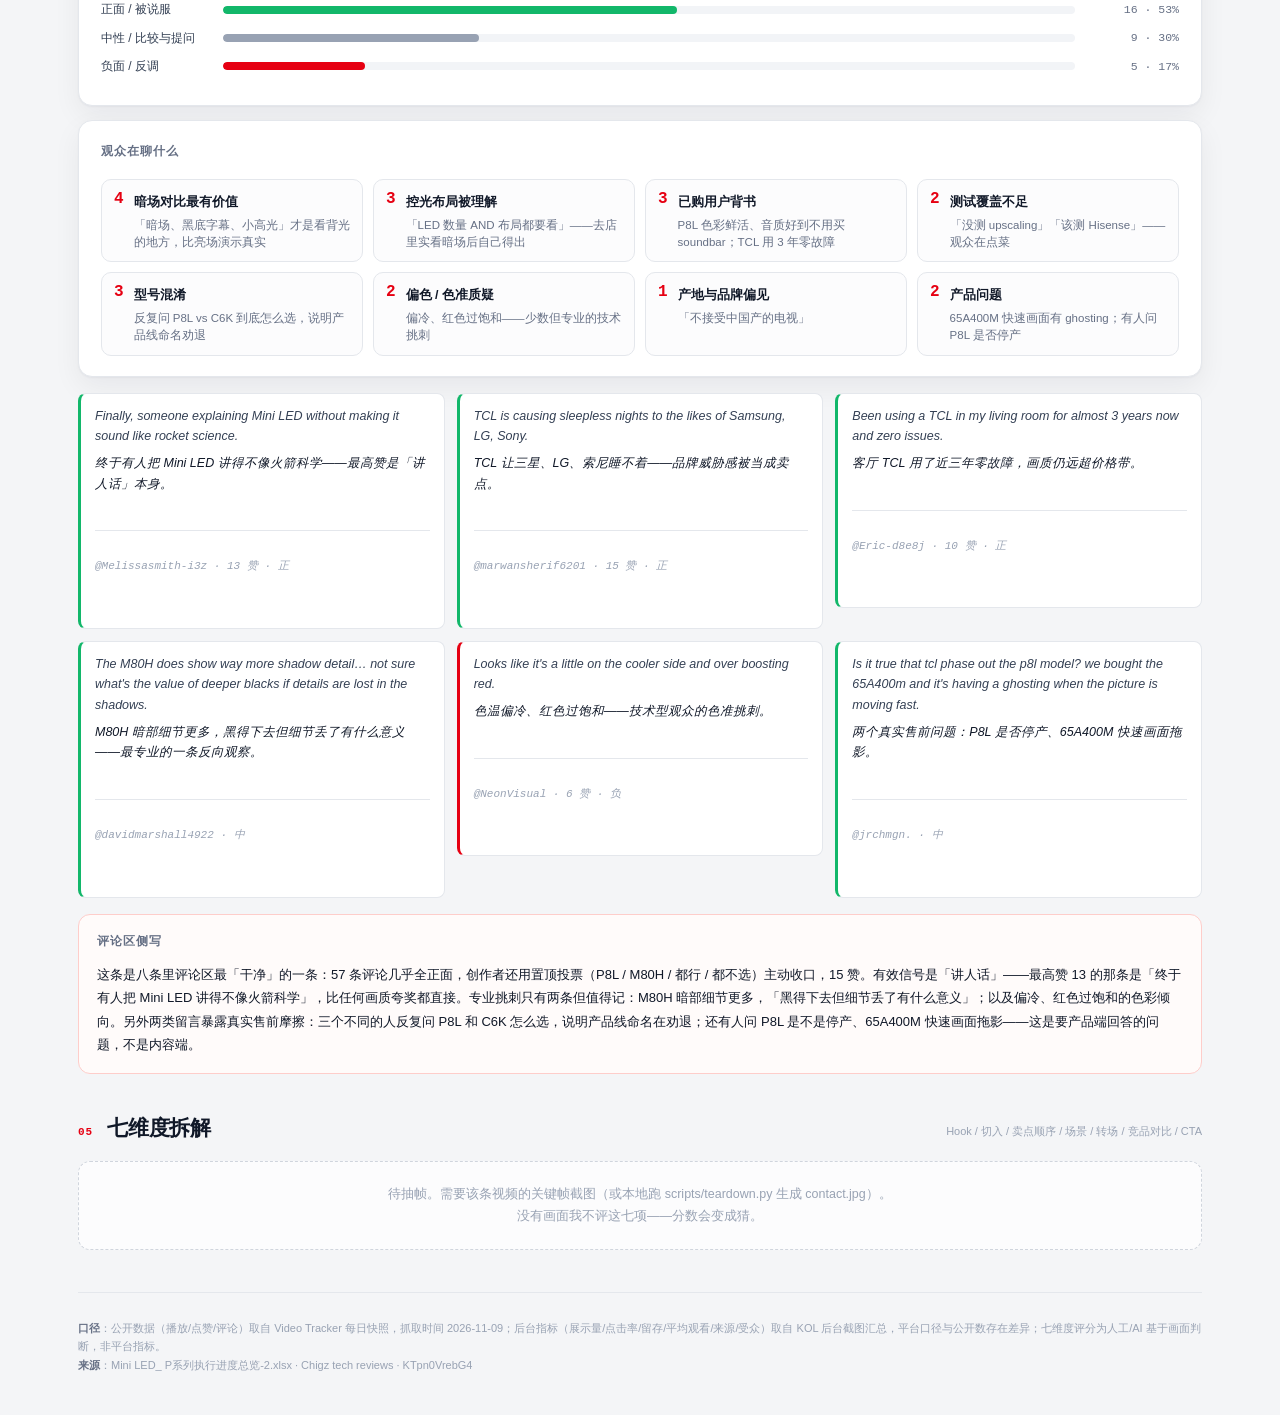
<file: reports/chigztechreviews.html>
<!doctype html>
<html lang="zh-CN"><head><meta charset="utf-8">
<meta name="viewport" content="width=device-width, initial-scale=1">
<title>Chigz tech reviews · Samsung M80H vs TCL P8L</title>
<link rel="stylesheet" href="../style.css">
<style>
.line{width:100%;height:auto;background:#fff;border:1px solid var(--line);border-radius:12px}
.ax{font-size:10px;fill:#98a2b3;font-family:ui-monospace,monospace}
.note{font-size:11.5px;color:#98a2b3;margin:6px 0 0}
.kv{display:grid;grid-template-columns:150px 1fr;gap:8px 18px;font-size:13px}
.kv dt{color:#667085;font-size:12px}.kv dd{margin:0;color:#101828}
.fact b{display:block;margin-top:2px}
.sbar{display:flex;height:34px;border-radius:8px;overflow:hidden;font-size:11.5px;color:#fff}
.seg{display:flex;align-items:center;justify-content:center;white-space:nowrap}
.seg.pos{background:#12b76a}.seg.neu{background:#98a2b3}.seg.neg{background:#e60012}
.topics{list-style:none;padding:0;margin:18px 0 0;display:grid;grid-template-columns:1fr 1fr;gap:10px}
.topics li{border:1px solid var(--line);border-radius:10px;padding:12px 14px;display:grid;grid-template-columns:1fr auto;gap:4px 10px}
.topics b{font-size:13px;color:#101828}.topics em{font-style:normal;color:#e60012;font-weight:700;font-size:13px}
.topics small{grid-column:1/-1;color:#667085;font-size:11.5px;line-height:1.5}
.quotes{display:grid;gap:10px;margin-top:16px}
.quote{border:1px solid var(--line);border-left:3px solid #98a2b3;border-radius:10px;padding:12px 14px;background:#fff}
.quote.正{border-left-color:#12b76a}.quote.负{border-left-color:#e60012}
.qhead{display:flex;align-items:center;gap:10px;font-size:12px;color:#667085;margin-bottom:6px}
.qhead b{color:#101828}.likes{margin-left:auto}
.tag{padding:1px 6px;border-radius:4px;font-size:10.5px;background:#f2f4f7;color:#475467}
.tag.t正{background:#e6f7ee;color:#0b7a4b}.tag.t负{background:#fdecec;color:#c00}.tag.t中{background:#f2f4f7}
.quote p{margin:0;font-size:12.5px;line-height:1.6}
.quote .en{color:#344054}.quote .zh{color:#667085;margin-top:4px;font-size:12px}
.readout{margin-top:16px;border:1px solid var(--line);border-radius:12px;padding:16px 18px;background:#fffbfb}
.readout b{color:#e60012;font-size:12px;letter-spacing:.06em}
.readout p{margin:8px 0 0;font-size:13px;line-height:1.75;color:#344054}
h3.mini{font-size:12px;letter-spacing:.08em;text-transform:uppercase;color:#667085;font-weight:600;margin:0 0 12px}
.bar-row{display:grid;grid-template-columns:110px 1fr 92px;align-items:center;gap:12px;margin:8px 0}
.bar-label{font-size:12px;color:#344054}
.bar-track{height:8px;background:#f2f4f7;border-radius:6px;overflow:hidden}
.bar-fill{height:8px;border-radius:6px}
.bar-val{font-size:11.5px;color:#667085;font-family:ui-monospace,monospace;text-align:right}
.topics{display:grid;grid-template-columns:repeat(auto-fit,minmax(230px,1fr));gap:10px}
.topic{display:flex;gap:10px;align-items:flex-start;background:#fcfcfd;border:1px solid var(--line);border-radius:10px;padding:10px 12px}
.topic b{font-family:ui-monospace,monospace;color:#e60012;font-size:16px;line-height:1.2}
.topic span{font-size:12.5px;color:#101828;font-weight:600}
.topic small{display:block;font-size:11.5px;color:#667085;margin-top:3px;line-height:1.5}
.quotes{display:grid;grid-template-columns:repeat(auto-fit,minmax(300px,1fr));gap:12px;margin-top:16px;align-items:start}
.quote{margin:0;border:1px solid var(--line);border-left:3px solid #12b76a;border-radius:8px;padding:12px 14px;background:#fff}
.quote.neg{border-left-color:#e60012}
.quote p{font-size:12.5px;line-height:1.65;color:#344054;margin:0 0 6px}
.quote .qzh{color:#101828;font-size:12.5px}
.quote footer{font-size:11px;color:#98a2b3;font-family:ui-monospace,monospace}
.readout{margin-top:16px;border:1px solid #fecdca;background:#fffbfa;border-radius:12px;padding:16px 18px}
.readout p{margin:0;font-size:13px;line-height:1.8;color:#101828}
.pend{border:1px dashed #d0d5dd;border-radius:12px;padding:22px;text-align:center;color:#98a2b3;font-size:12.5px;background:#fcfcfd}
</style></head><body>
<div class="topbar"><div class="wrap">
  <div class="brand"><span class="logo">TCL</span><small>EU KOL · TEARDOWN</small></div>
  <div class="nav"><a href="index.html">← 全部 KOL</a><a href="#profile">数据</a><a href="#curve">曲线</a><a href="#dims">七维度</a></div>
</div></div>
<div class="wrap">
  <div class="hero">
    <span class="kicker">P8L vs M80H · 中部 KOL</span>
    <h1>Samsung M80H vs TCL P8L</h1>
    <p class="sub">Chigz tech reviews · 发布于 2026-10-23 · 时长约 16:28</p>
    <div class="hero-meta">
      <span class="chip red">P8L vs M80H</span>
      <span class="chip">中部 KOL</span>
      <span class="chip green">数据截至 2026-11-09</span>
      <span class="chip">播放 92.4K</span>
      <span class="chip">ER 1.33%</span>
    </div>
  </div>

  <div class="verdict">
    <div class="ico">📊</div>
    <div><h2>数据读出来的是什么</h2>
      <ul class="tight"><li>互动率 1.33%，处在中位——有人看，但没形成讨论。</li><li>30 秒留存只有 21%，前 30 秒把大半观众筛掉了，钩子撑不住。</li><li>结尾只剩 8.6%，中段掉得厉害，问题在结构不在开头。</li></ul></div>
    <div class="score-big"><b>92.4K</b><span>VIEWS</span></div>
  </div>

  <section id="profile">
    <div class="sec-head"><span class="sec-no">01</span><h2>档案与表现</h2><span class="hint">公开数据 + 后台数据，均来自执行进度总览</span></div>
    <div class="facts"><div class="fact"><span>播放 Views</span><b>92.4K</b><small>92,391</small></div><div class="fact"><span>点赞 Likes</span><b>1.2K</b><small>1,174</small></div><div class="fact"><span>评论 Comments</span><b>57</b><small>57</small></div><div class="fact"><span>互动率 ER</span><b>1.33%</b><small>点赞+评论 / 播放</small></div><div class="fact"><span>展示量 Impressions</span><b>86.7K</b><small>后台数据</small></div><div class="fact"><span>点击率 CTR</span><b>6.2%</b><small>后台数据</small></div></div>
    <p class="note">点赞、评论为视频页公开数；展示量、点击率为 KOL 后台截图汇总口径，与公开播放存在平台侧统计差，属正常。</p>
  </section>

  <section>
    <div class="sec-head"><span class="sec-no">02</span><h2>观看质量</h2><span class="hint">后台数据 · 决定这条内容「有没有被看完」</span></div>
    <div class="card pad"><dl class="kv">
      <dt>30 秒留存</dt><dd>21.0%</dd>
      <dt>结尾留存 / 完播</dt><dd>8.6%</dd>
      <dt>平均观看时长</dt><dd>1:25 (8.6%)</dd>
      <dt>收藏 / 分享</dt><dd>181 / 120</dd>
      <dt>主要流量来源</dt><dd>YouTube Ads (71.7%), Browse (14.2%), Search (11.3%)</dd>
      <dt>受众分布</dt><dd>Male 85%, UK/EU 70%, 25-44 yrs 68%</dd>
    </dl></div>
  </section>

  <section id="curve">
    <div class="sec-head"><span class="sec-no">03</span><h2>播放增长曲线</h2><span class="hint">11 个快照点 · D6 → D17</span></div>
    <svg viewBox="0 0 880 190" class="line"><polyline points="28.0,146.4 102.9,144.1 102.9,140.8 177.8,136.1 252.7,129.2 327.6,115.1 402.5,96.5 477.5,49.7 552.4,42.9 627.3,38.2 852.0,28.0" fill="none" stroke="#e60012" stroke-width="2.2"/><circle cx="28.0" cy="146.4" r="3.2" fill="#e60012"/><circle cx="102.9" cy="144.1" r="3.2" fill="#e60012"/><circle cx="102.9" cy="140.8" r="3.2" fill="#e60012"/><circle cx="177.8" cy="136.1" r="3.2" fill="#e60012"/><circle cx="252.7" cy="129.2" r="3.2" fill="#e60012"/><circle cx="327.6" cy="115.1" r="3.2" fill="#e60012"/><circle cx="402.5" cy="96.5" r="3.2" fill="#e60012"/><circle cx="477.5" cy="49.7" r="3.2" fill="#e60012"/><circle cx="552.4" cy="42.9" r="3.2" fill="#e60012"/><circle cx="627.3" cy="38.2" r="3.2" fill="#e60012"/><circle cx="852.0" cy="28.0" r="3.2" fill="#e60012"/><text x="28" y="184" class="ax">D6</text><text x="828" y="184" class="ax">D17</text><text x="28" y="16" class="ax">92.4K</text><text x="28" y="138" class="ax" text-anchor="start">57.5K</text><text x="852" y="20" class="ax" text-anchor="end">92.4K</text></svg>
  </section>

  <section id="comments">
    <div class="sec-head"><span class="sec-no">04</span><h2>评论区</h2><span class="hint">公开评论 57 条</span></div>
    <p class="note">口径：最热门排序 · 主评论 57 条（含创作者置顶投票，不含作者回复）。热门排序会放大争议，全量分布需导出全部评论后重算。</p><div class="card pad"><h3 class="mini">情感分布</h3><div class="bar-row"><span class="bar-label">正面 / 被说服</span><div class="bar-track"><div class="bar-fill" style="width:53.3%;background:#12b76a"></div></div><span class="bar-val">16 · 53%</span></div><div class="bar-row"><span class="bar-label">中性 / 比较与提问</span><div class="bar-track"><div class="bar-fill" style="width:30.0%;background:#98a2b3"></div></div><span class="bar-val">9 · 30%</span></div><div class="bar-row"><span class="bar-label">负面 / 反调</span><div class="bar-track"><div class="bar-fill" style="width:16.7%;background:#e60012"></div></div><span class="bar-val">5 · 17%</span></div></div><div class="card pad" style="margin-top:14px"><h3 class="mini">观众在聊什么</h3><div class="topics"><div class="topic"><b>4</b><div><span>暗场对比最有价值</span><small>「暗场、黑底字幕、小高光」才是看背光的地方，比亮场演示真实</small></div></div><div class="topic"><b>3</b><div><span>控光布局被理解</span><small>「LED 数量 AND 布局都要看」——去店里实看暗场后自己得出</small></div></div><div class="topic"><b>3</b><div><span>已购用户背书</span><small>P8L 色彩鲜活、音质好到不用买 soundbar；TCL 用 3 年零故障</small></div></div><div class="topic"><b>2</b><div><span>测试覆盖不足</span><small>「没测 upscaling」「该测 Hisense」——观众在点菜</small></div></div><div class="topic"><b>3</b><div><span>型号混淆</span><small>反复问 P8L vs C6K 到底怎么选，说明产品线命名劝退</small></div></div><div class="topic"><b>2</b><div><span>偏色 / 色准质疑</span><small>偏冷、红色过饱和——少数但专业的技术挑刺</small></div></div><div class="topic"><b>1</b><div><span>产地与品牌偏见</span><small>「不接受中国产的电视」</small></div></div><div class="topic"><b>2</b><div><span>产品问题</span><small>65A400M 快速画面有 ghosting；有人问 P8L 是否停产</small></div></div></div></div><div class="quotes"><blockquote class="quote "><p>Finally, someone explaining Mini LED without making it sound like rocket science.</p><p class="qzh">终于有人把 Mini LED 讲得不像火箭科学——最高赞是「讲人话」本身。</p><footer>@Melissasmith-i3z · 13 赞 · 正</footer></blockquote><blockquote class="quote "><p>TCL is causing sleepless nights to the likes of Samsung, LG, Sony.</p><p class="qzh">TCL 让三星、LG、索尼睡不着——品牌威胁感被当成卖点。</p><footer>@marwansherif6201 · 15 赞 · 正</footer></blockquote><blockquote class="quote "><p>Been using a TCL in my living room for almost 3 years now and zero issues.</p><p class="qzh">客厅 TCL 用了近三年零故障，画质仍远超价格带。</p><footer>@Eric-d8e8j · 10 赞 · 正</footer></blockquote><blockquote class="quote "><p>The M80H does show way more shadow detail… not sure what's the value of deeper blacks if details are lost in the shadows.</p><p class="qzh">M80H 暗部细节更多，黑得下去但细节丢了有什么意义——最专业的一条反向观察。</p><footer>@davidmarshall4922 · 中</footer></blockquote><blockquote class="quote neg"><p>Looks like it's a little on the cooler side and over boosting red.</p><p class="qzh">色温偏冷、红色过饱和——技术型观众的色准挑刺。</p><footer>@NeonVisual · 6 赞 · 负</footer></blockquote><blockquote class="quote "><p>Is it true that tcl phase out the p8l model? we bought the 65A400m and it's having a ghosting when the picture is moving fast.</p><p class="qzh">两个真实售前问题：P8L 是否停产、65A400M 快速画面拖影。</p><footer>@jrchmgn. · 中</footer></blockquote></div><div class="readout"><h3 class="mini">评论区侧写</h3><p>这条是八条里评论区最「干净」的一条：57 条评论几乎全正面，创作者还用置顶投票（P8L / M80H / 都行 / 都不选）主动收口，15 赞。有效信号是「讲人话」——最高赞 13 的那条是「终于有人把 Mini LED 讲得不像火箭科学」，比任何画质夸奖都直接。专业挑刺只有两条但值得记：M80H 暗部细节更多，「黑得下去但细节丢了有什么意义」；以及偏冷、红色过饱和的色彩倾向。另外两类留言暴露真实售前摩擦：三个不同的人反复问 P8L 和 C6K 怎么选，说明产品线命名在劝退；还有人问 P8L 是不是停产、65A400M 快速画面拖影——这是要产品端回答的问题，不是内容端。</p></div>
  </section>

  <section id="dims">
    <div class="sec-head"><span class="sec-no">05</span><h2>七维度拆解</h2><span class="hint">Hook / 切入 / 卖点顺序 / 场景 / 转场 / 竞品对比 / CTA</span></div>
    <div class="pend">待抽帧。需要该条视频的关键帧截图（或本地跑 scripts/teardown.py 生成 contact.jpg）。<br>没有画面我不评这七项——分数会变成猜。</div>
  </section>

  <footer><b>口径</b>：公开数据（播放/点赞/评论）取自 Video Tracker 每日快照，抓取时间 2026-11-09；后台指标（展示量/点击率/留存/平均观看/来源/受众）取自 KOL 后台截图汇总，平台口径与公开数存在差异；七维度评分为人工/AI 基于画面判断，非平台指标。<br>
  <b>来源</b>：Mini LED_ P系列执行进度总览-2.xlsx · Chigz tech reviews · KTpn0VrebG4</footer>
</div></body></html>
</file>
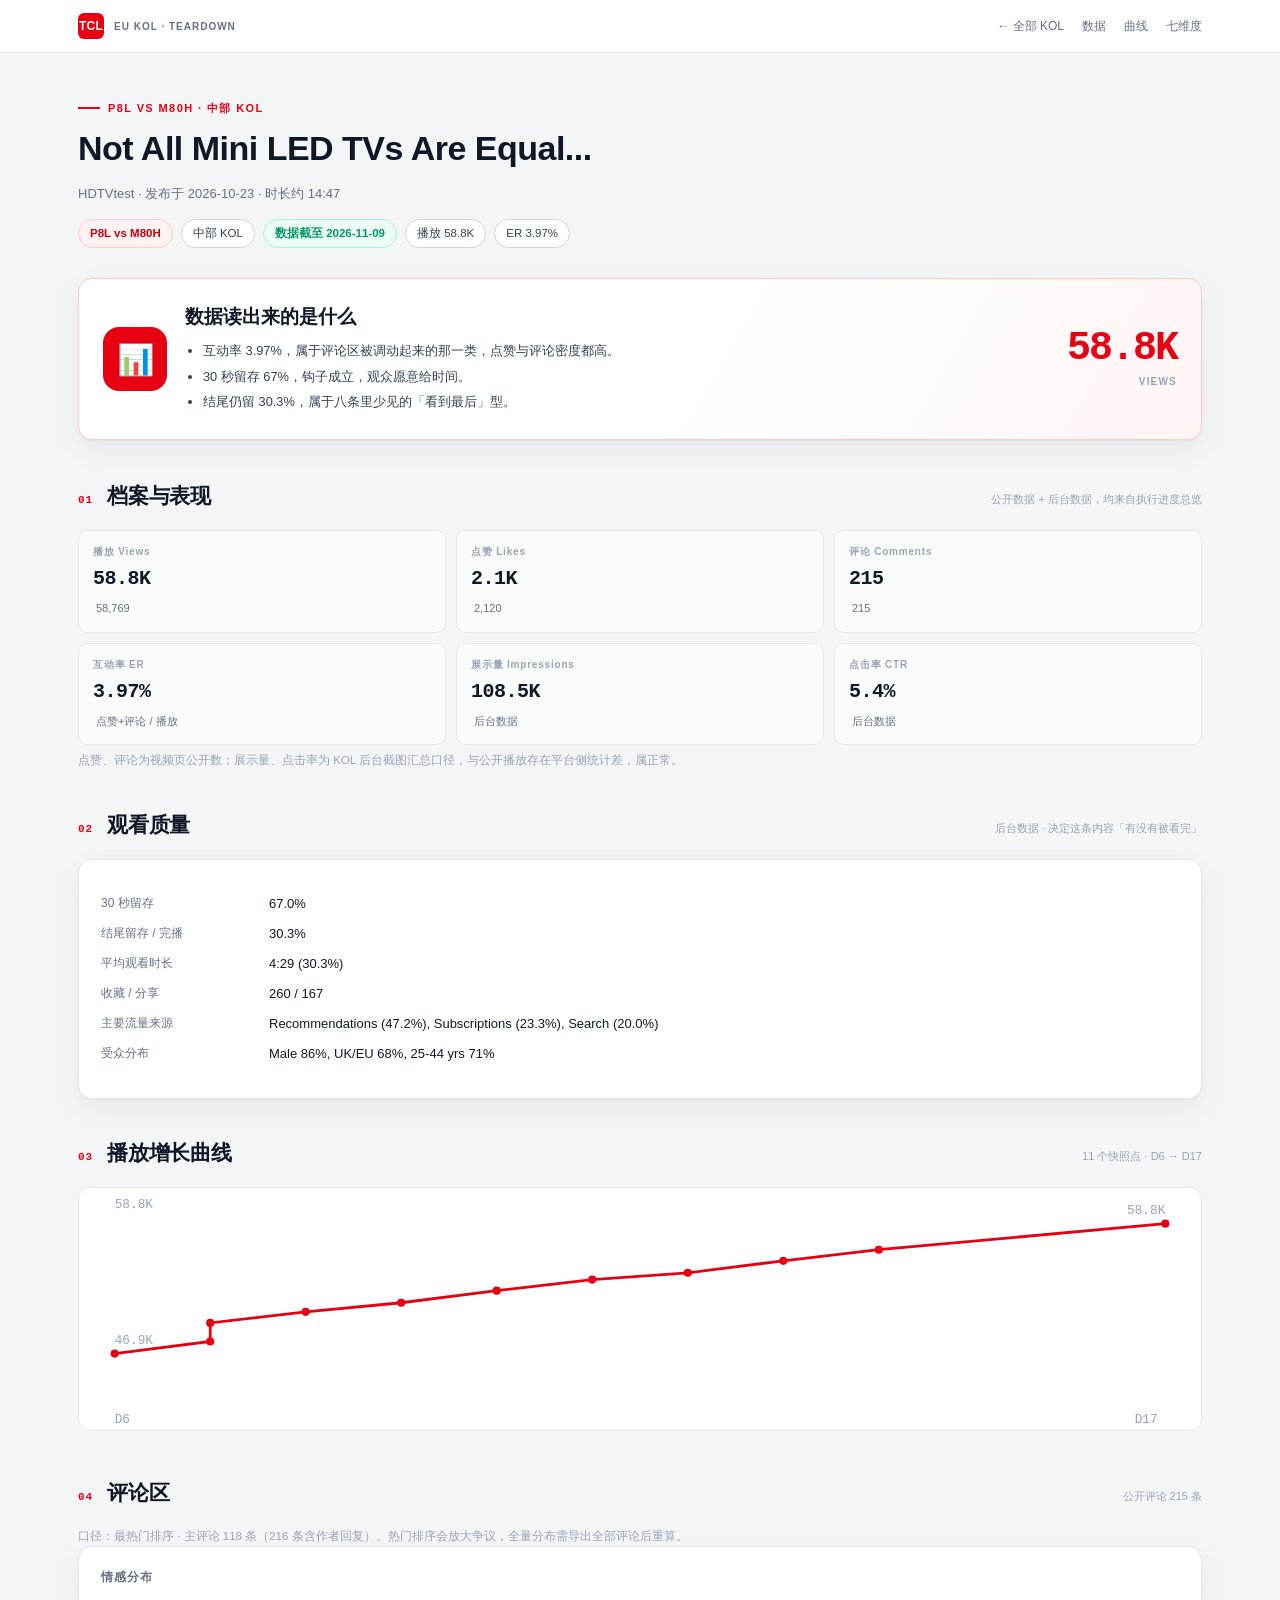
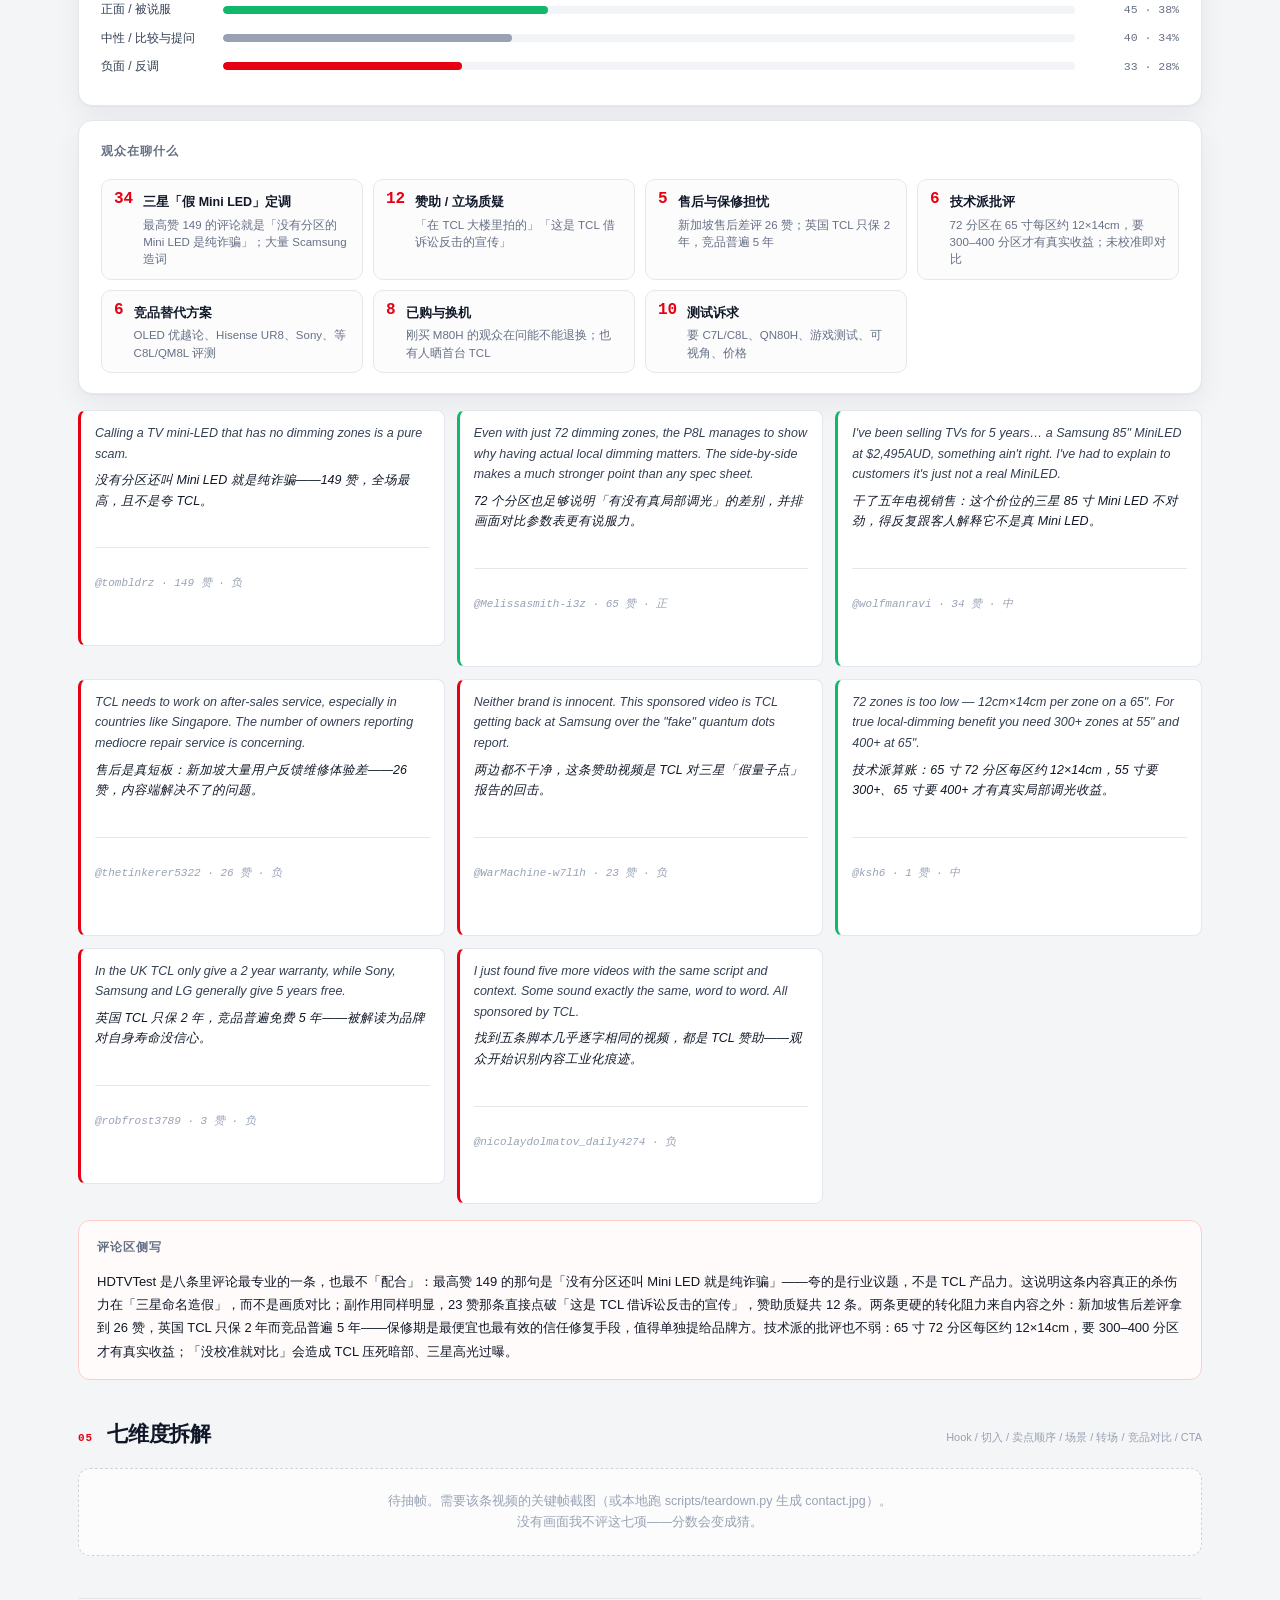
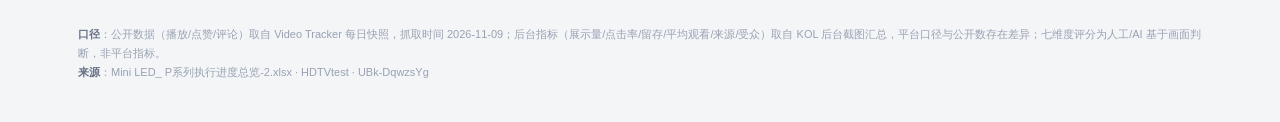
<file: reports/hdtvtest.html>
<!doctype html>
<html lang="zh-CN"><head><meta charset="utf-8">
<meta name="viewport" content="width=device-width, initial-scale=1">
<title>HDTVtest · Not All Mini LED TVs Are Equal...</title>
<link rel="stylesheet" href="../style.css">
<style>
.line{width:100%;height:auto;background:#fff;border:1px solid var(--line);border-radius:12px}
.ax{font-size:10px;fill:#98a2b3;font-family:ui-monospace,monospace}
.note{font-size:11.5px;color:#98a2b3;margin:6px 0 0}
.kv{display:grid;grid-template-columns:150px 1fr;gap:8px 18px;font-size:13px}
.kv dt{color:#667085;font-size:12px}.kv dd{margin:0;color:#101828}
.fact b{display:block;margin-top:2px}
.sbar{display:flex;height:34px;border-radius:8px;overflow:hidden;font-size:11.5px;color:#fff}
.seg{display:flex;align-items:center;justify-content:center;white-space:nowrap}
.seg.pos{background:#12b76a}.seg.neu{background:#98a2b3}.seg.neg{background:#e60012}
.topics{list-style:none;padding:0;margin:18px 0 0;display:grid;grid-template-columns:1fr 1fr;gap:10px}
.topics li{border:1px solid var(--line);border-radius:10px;padding:12px 14px;display:grid;grid-template-columns:1fr auto;gap:4px 10px}
.topics b{font-size:13px;color:#101828}.topics em{font-style:normal;color:#e60012;font-weight:700;font-size:13px}
.topics small{grid-column:1/-1;color:#667085;font-size:11.5px;line-height:1.5}
.quotes{display:grid;gap:10px;margin-top:16px}
.quote{border:1px solid var(--line);border-left:3px solid #98a2b3;border-radius:10px;padding:12px 14px;background:#fff}
.quote.正{border-left-color:#12b76a}.quote.负{border-left-color:#e60012}
.qhead{display:flex;align-items:center;gap:10px;font-size:12px;color:#667085;margin-bottom:6px}
.qhead b{color:#101828}.likes{margin-left:auto}
.tag{padding:1px 6px;border-radius:4px;font-size:10.5px;background:#f2f4f7;color:#475467}
.tag.t正{background:#e6f7ee;color:#0b7a4b}.tag.t负{background:#fdecec;color:#c00}.tag.t中{background:#f2f4f7}
.quote p{margin:0;font-size:12.5px;line-height:1.6}
.quote .en{color:#344054}.quote .zh{color:#667085;margin-top:4px;font-size:12px}
.readout{margin-top:16px;border:1px solid var(--line);border-radius:12px;padding:16px 18px;background:#fffbfb}
.readout b{color:#e60012;font-size:12px;letter-spacing:.06em}
.readout p{margin:8px 0 0;font-size:13px;line-height:1.75;color:#344054}
h3.mini{font-size:12px;letter-spacing:.08em;text-transform:uppercase;color:#667085;font-weight:600;margin:0 0 12px}
.bar-row{display:grid;grid-template-columns:110px 1fr 92px;align-items:center;gap:12px;margin:8px 0}
.bar-label{font-size:12px;color:#344054}
.bar-track{height:8px;background:#f2f4f7;border-radius:6px;overflow:hidden}
.bar-fill{height:8px;border-radius:6px}
.bar-val{font-size:11.5px;color:#667085;font-family:ui-monospace,monospace;text-align:right}
.topics{display:grid;grid-template-columns:repeat(auto-fit,minmax(230px,1fr));gap:10px}
.topic{display:flex;gap:10px;align-items:flex-start;background:#fcfcfd;border:1px solid var(--line);border-radius:10px;padding:10px 12px}
.topic b{font-family:ui-monospace,monospace;color:#e60012;font-size:16px;line-height:1.2}
.topic span{font-size:12.5px;color:#101828;font-weight:600}
.topic small{display:block;font-size:11.5px;color:#667085;margin-top:3px;line-height:1.5}
.quotes{display:grid;grid-template-columns:repeat(auto-fit,minmax(300px,1fr));gap:12px;margin-top:16px;align-items:start}
.quote{margin:0;border:1px solid var(--line);border-left:3px solid #12b76a;border-radius:8px;padding:12px 14px;background:#fff}
.quote.neg{border-left-color:#e60012}
.quote p{font-size:12.5px;line-height:1.65;color:#344054;margin:0 0 6px}
.quote .qzh{color:#101828;font-size:12.5px}
.quote footer{font-size:11px;color:#98a2b3;font-family:ui-monospace,monospace}
.readout{margin-top:16px;border:1px solid #fecdca;background:#fffbfa;border-radius:12px;padding:16px 18px}
.readout p{margin:0;font-size:13px;line-height:1.8;color:#101828}
.pend{border:1px dashed #d0d5dd;border-radius:12px;padding:22px;text-align:center;color:#98a2b3;font-size:12.5px;background:#fcfcfd}
</style></head><body>
<div class="topbar"><div class="wrap">
  <div class="brand"><span class="logo">TCL</span><small>EU KOL · TEARDOWN</small></div>
  <div class="nav"><a href="index.html">← 全部 KOL</a><a href="#profile">数据</a><a href="#curve">曲线</a><a href="#dims">七维度</a></div>
</div></div>
<div class="wrap">
  <div class="hero">
    <span class="kicker">P8L vs M80H · 中部 KOL</span>
    <h1>Not All Mini LED TVs Are Equal...</h1>
    <p class="sub">HDTVtest · 发布于 2026-10-23 · 时长约 14:47</p>
    <div class="hero-meta">
      <span class="chip red">P8L vs M80H</span>
      <span class="chip">中部 KOL</span>
      <span class="chip green">数据截至 2026-11-09</span>
      <span class="chip">播放 58.8K</span>
      <span class="chip">ER 3.97%</span>
    </div>
  </div>

  <div class="verdict">
    <div class="ico">📊</div>
    <div><h2>数据读出来的是什么</h2>
      <ul class="tight"><li>互动率 3.97%，属于评论区被调动起来的那一类，点赞与评论密度都高。</li><li>30 秒留存 67%，钩子成立，观众愿意给时间。</li><li>结尾仍留 30.3%，属于八条里少见的「看到最后」型。</li></ul></div>
    <div class="score-big"><b>58.8K</b><span>VIEWS</span></div>
  </div>

  <section id="profile">
    <div class="sec-head"><span class="sec-no">01</span><h2>档案与表现</h2><span class="hint">公开数据 + 后台数据，均来自执行进度总览</span></div>
    <div class="facts"><div class="fact"><span>播放 Views</span><b>58.8K</b><small>58,769</small></div><div class="fact"><span>点赞 Likes</span><b>2.1K</b><small>2,120</small></div><div class="fact"><span>评论 Comments</span><b>215</b><small>215</small></div><div class="fact"><span>互动率 ER</span><b>3.97%</b><small>点赞+评论 / 播放</small></div><div class="fact"><span>展示量 Impressions</span><b>108.5K</b><small>后台数据</small></div><div class="fact"><span>点击率 CTR</span><b>5.4%</b><small>后台数据</small></div></div>
    <p class="note">点赞、评论为视频页公开数；展示量、点击率为 KOL 后台截图汇总口径，与公开播放存在平台侧统计差，属正常。</p>
  </section>

  <section>
    <div class="sec-head"><span class="sec-no">02</span><h2>观看质量</h2><span class="hint">后台数据 · 决定这条内容「有没有被看完」</span></div>
    <div class="card pad"><dl class="kv">
      <dt>30 秒留存</dt><dd>67.0%</dd>
      <dt>结尾留存 / 完播</dt><dd>30.3%</dd>
      <dt>平均观看时长</dt><dd>4:29 (30.3%)</dd>
      <dt>收藏 / 分享</dt><dd>260 / 167</dd>
      <dt>主要流量来源</dt><dd>Recommendations (47.2%), Subscriptions (23.3%), Search (20.0%)</dd>
      <dt>受众分布</dt><dd>Male 86%, UK/EU 68%, 25-44 yrs 71%</dd>
    </dl></div>
  </section>

  <section id="curve">
    <div class="sec-head"><span class="sec-no">03</span><h2>播放增长曲线</h2><span class="hint">11 个快照点 · D6 → D17</span></div>
    <svg viewBox="0 0 880 190" class="line"><polyline points="28.0,129.9 102.9,120.4 102.9,105.8 177.8,97.1 252.7,90.0 327.6,80.5 402.5,71.8 477.5,66.5 552.4,57.1 627.3,48.4 852.0,28.0" fill="none" stroke="#e60012" stroke-width="2.2"/><circle cx="28.0" cy="129.9" r="3.2" fill="#e60012"/><circle cx="102.9" cy="120.4" r="3.2" fill="#e60012"/><circle cx="102.9" cy="105.8" r="3.2" fill="#e60012"/><circle cx="177.8" cy="97.1" r="3.2" fill="#e60012"/><circle cx="252.7" cy="90.0" r="3.2" fill="#e60012"/><circle cx="327.6" cy="80.5" r="3.2" fill="#e60012"/><circle cx="402.5" cy="71.8" r="3.2" fill="#e60012"/><circle cx="477.5" cy="66.5" r="3.2" fill="#e60012"/><circle cx="552.4" cy="57.1" r="3.2" fill="#e60012"/><circle cx="627.3" cy="48.4" r="3.2" fill="#e60012"/><circle cx="852.0" cy="28.0" r="3.2" fill="#e60012"/><text x="28" y="184" class="ax">D6</text><text x="828" y="184" class="ax">D17</text><text x="28" y="16" class="ax">58.8K</text><text x="28" y="122" class="ax" text-anchor="start">46.9K</text><text x="852" y="20" class="ax" text-anchor="end">58.8K</text></svg>
  </section>

  <section id="comments">
    <div class="sec-head"><span class="sec-no">04</span><h2>评论区</h2><span class="hint">公开评论 215 条</span></div>
    <p class="note">口径：最热门排序 · 主评论 118 条（216 条含作者回复）。热门排序会放大争议，全量分布需导出全部评论后重算。</p><div class="card pad"><h3 class="mini">情感分布</h3><div class="bar-row"><span class="bar-label">正面 / 被说服</span><div class="bar-track"><div class="bar-fill" style="width:38.1%;background:#12b76a"></div></div><span class="bar-val">45 · 38%</span></div><div class="bar-row"><span class="bar-label">中性 / 比较与提问</span><div class="bar-track"><div class="bar-fill" style="width:33.9%;background:#98a2b3"></div></div><span class="bar-val">40 · 34%</span></div><div class="bar-row"><span class="bar-label">负面 / 反调</span><div class="bar-track"><div class="bar-fill" style="width:28.0%;background:#e60012"></div></div><span class="bar-val">33 · 28%</span></div></div><div class="card pad" style="margin-top:14px"><h3 class="mini">观众在聊什么</h3><div class="topics"><div class="topic"><b>34</b><div><span>三星「假 Mini LED」定调</span><small>最高赞 149 的评论就是「没有分区的 Mini LED 是纯诈骗」；大量 Scamsung 造词</small></div></div><div class="topic"><b>12</b><div><span>赞助 / 立场质疑</span><small>「在 TCL 大楼里拍的」「这是 TCL 借诉讼反击的宣传」</small></div></div><div class="topic"><b>5</b><div><span>售后与保修担忧</span><small>新加坡售后差评 26 赞；英国 TCL 只保 2 年，竞品普遍 5 年</small></div></div><div class="topic"><b>6</b><div><span>技术派批评</span><small>72 分区在 65 寸每区约 12×14cm，要 300–400 分区才有真实收益；未校准即对比</small></div></div><div class="topic"><b>6</b><div><span>竞品替代方案</span><small>OLED 优越论、Hisense UR8、Sony、等 C8L/QM8L 评测</small></div></div><div class="topic"><b>8</b><div><span>已购与换机</span><small>刚买 M80H 的观众在问能不能退换；也有人晒首台 TCL</small></div></div><div class="topic"><b>10</b><div><span>测试诉求</span><small>要 C7L/C8L、QN80H、游戏测试、可视角、价格</small></div></div></div></div><div class="quotes"><blockquote class="quote neg"><p>Calling a TV mini-LED that has no dimming zones is a pure scam.</p><p class="qzh">没有分区还叫 Mini LED 就是纯诈骗——149 赞，全场最高，且不是夸 TCL。</p><footer>@tombldrz · 149 赞 · 负</footer></blockquote><blockquote class="quote "><p>Even with just 72 dimming zones, the P8L manages to show why having actual local dimming matters. The side-by-side makes a much stronger point than any spec sheet.</p><p class="qzh">72 个分区也足够说明「有没有真局部调光」的差别，并排画面对比参数表更有说服力。</p><footer>@Melissasmith-i3z · 65 赞 · 正</footer></blockquote><blockquote class="quote "><p>I've been selling TVs for 5 years… a Samsung 85" MiniLED at $2,495AUD, something ain't right. I've had to explain to customers it's just not a real MiniLED.</p><p class="qzh">干了五年电视销售：这个价位的三星 85 寸 Mini LED 不对劲，得反复跟客人解释它不是真 Mini LED。</p><footer>@wolfmanravi · 34 赞 · 中</footer></blockquote><blockquote class="quote neg"><p>TCL needs to work on after-sales service, especially in countries like Singapore. The number of owners reporting mediocre repair service is concerning.</p><p class="qzh">售后是真短板：新加坡大量用户反馈维修体验差——26 赞，内容端解决不了的问题。</p><footer>@thetinkerer5322 · 26 赞 · 负</footer></blockquote><blockquote class="quote neg"><p>Neither brand is innocent. This sponsored video is TCL getting back at Samsung over the "fake" quantum dots report.</p><p class="qzh">两边都不干净，这条赞助视频是 TCL 对三星「假量子点」报告的回击。</p><footer>@WarMachine-w7l1h · 23 赞 · 负</footer></blockquote><blockquote class="quote "><p>72 zones is too low — 12cm×14cm per zone on a 65". For true local-dimming benefit you need 300+ zones at 55" and 400+ at 65".</p><p class="qzh">技术派算账：65 寸 72 分区每区约 12×14cm，55 寸要 300+、65 寸要 400+ 才有真实局部调光收益。</p><footer>@ksh6 · 1 赞 · 中</footer></blockquote><blockquote class="quote neg"><p>In the UK TCL only give a 2 year warranty, while Sony, Samsung and LG generally give 5 years free.</p><p class="qzh">英国 TCL 只保 2 年，竞品普遍免费 5 年——被解读为品牌对自身寿命没信心。</p><footer>@robfrost3789 · 3 赞 · 负</footer></blockquote><blockquote class="quote neg"><p>I just found five more videos with the same script and context. Some sound exactly the same, word to word. All sponsored by TCL.</p><p class="qzh">找到五条脚本几乎逐字相同的视频，都是 TCL 赞助——观众开始识别内容工业化痕迹。</p><footer>@nicolaydolmatov_daily4274 · 负</footer></blockquote></div><div class="readout"><h3 class="mini">评论区侧写</h3><p>HDTVTest 是八条里评论最专业的一条，也最不「配合」：最高赞 149 的那句是「没有分区还叫 Mini LED 就是纯诈骗」——夸的是行业议题，不是 TCL 产品力。这说明这条内容真正的杀伤力在「三星命名造假」，而不是画质对比；副作用同样明显，23 赞那条直接点破「这是 TCL 借诉讼反击的宣传」，赞助质疑共 12 条。两条更硬的转化阻力来自内容之外：新加坡售后差评拿到 26 赞，英国 TCL 只保 2 年而竞品普遍 5 年——保修期是最便宜也最有效的信任修复手段，值得单独提给品牌方。技术派的批评也不弱：65 寸 72 分区每区约 12×14cm，要 300–400 分区才有真实收益；「没校准就对比」会造成 TCL 压死暗部、三星高光过曝。</p></div>
  </section>

  <section id="dims">
    <div class="sec-head"><span class="sec-no">05</span><h2>七维度拆解</h2><span class="hint">Hook / 切入 / 卖点顺序 / 场景 / 转场 / 竞品对比 / CTA</span></div>
    <div class="pend">待抽帧。需要该条视频的关键帧截图（或本地跑 scripts/teardown.py 生成 contact.jpg）。<br>没有画面我不评这七项——分数会变成猜。</div>
  </section>

  <footer><b>口径</b>：公开数据（播放/点赞/评论）取自 Video Tracker 每日快照，抓取时间 2026-11-09；后台指标（展示量/点击率/留存/平均观看/来源/受众）取自 KOL 后台截图汇总，平台口径与公开数存在差异；七维度评分为人工/AI 基于画面判断，非平台指标。<br>
  <b>来源</b>：Mini LED_ P系列执行进度总览-2.xlsx · HDTVtest · UBk-DqwzsYg</footer>
</div></body></html>
</file>
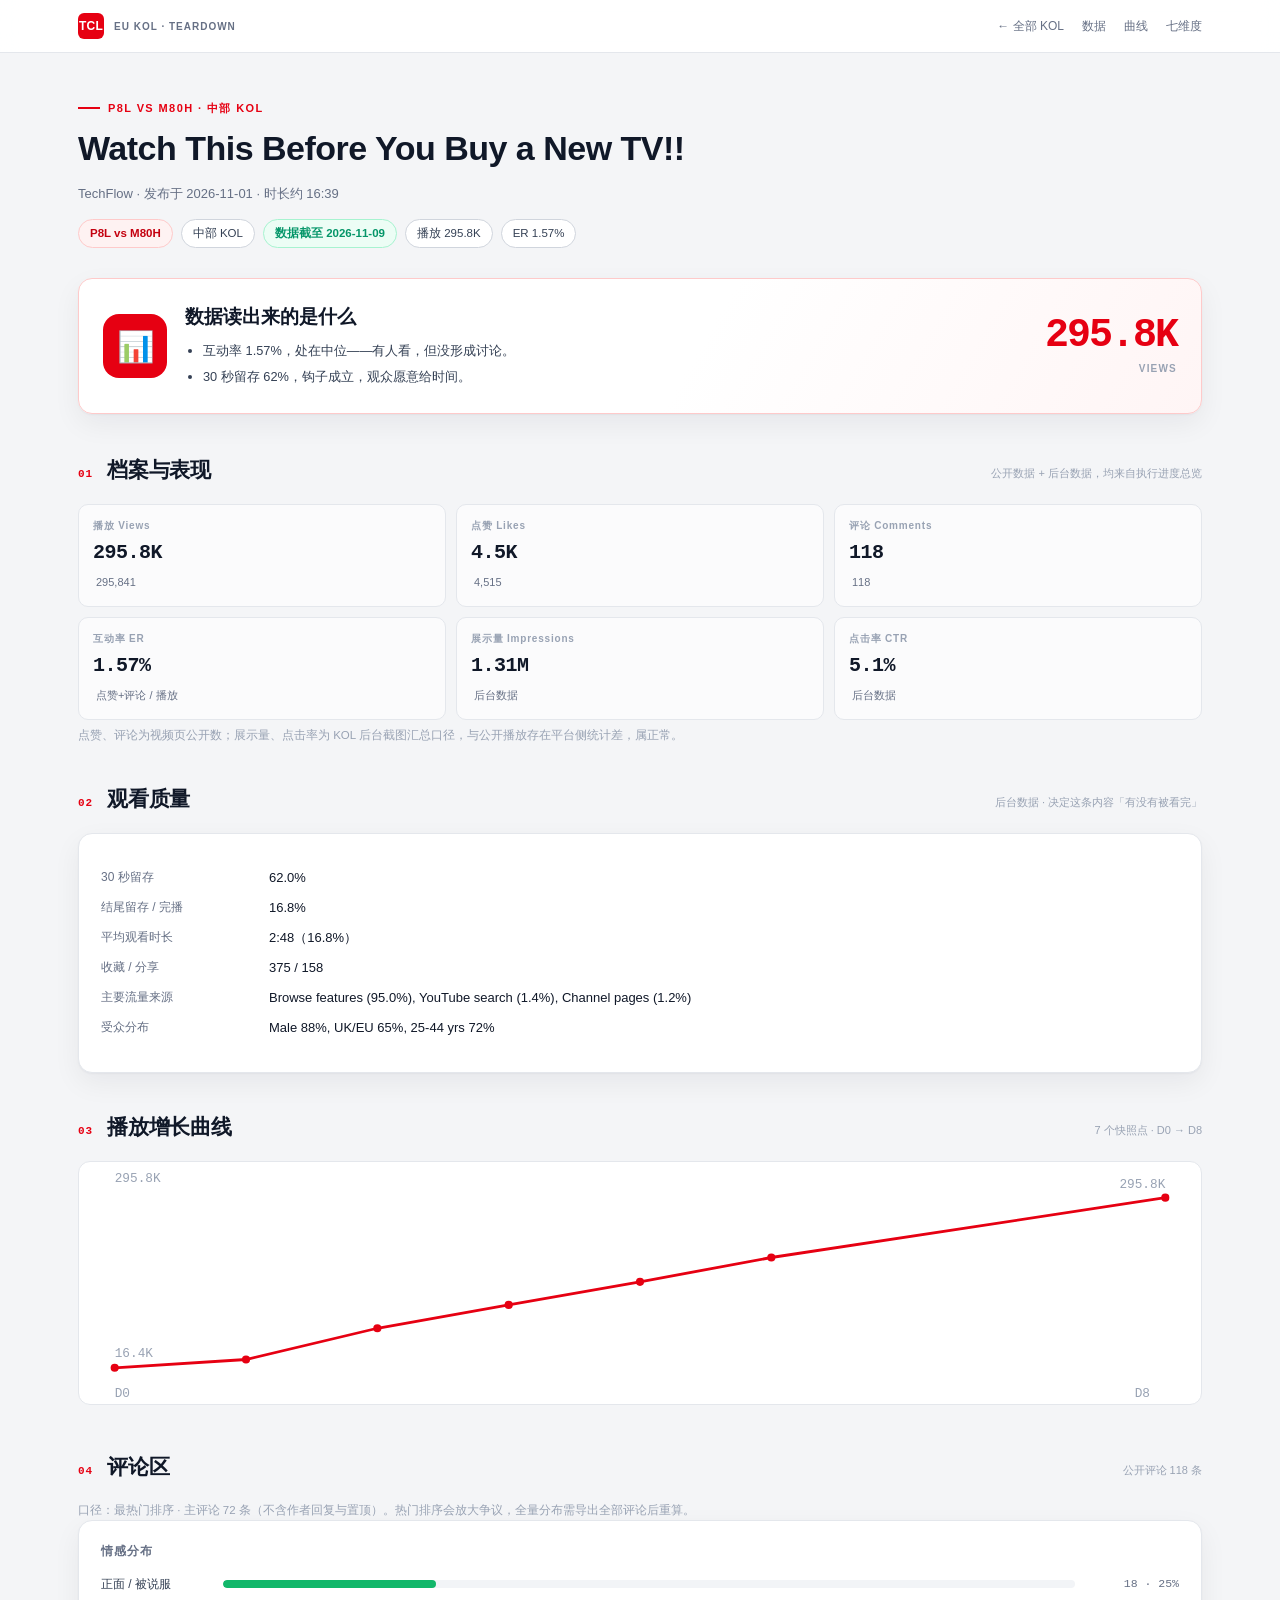
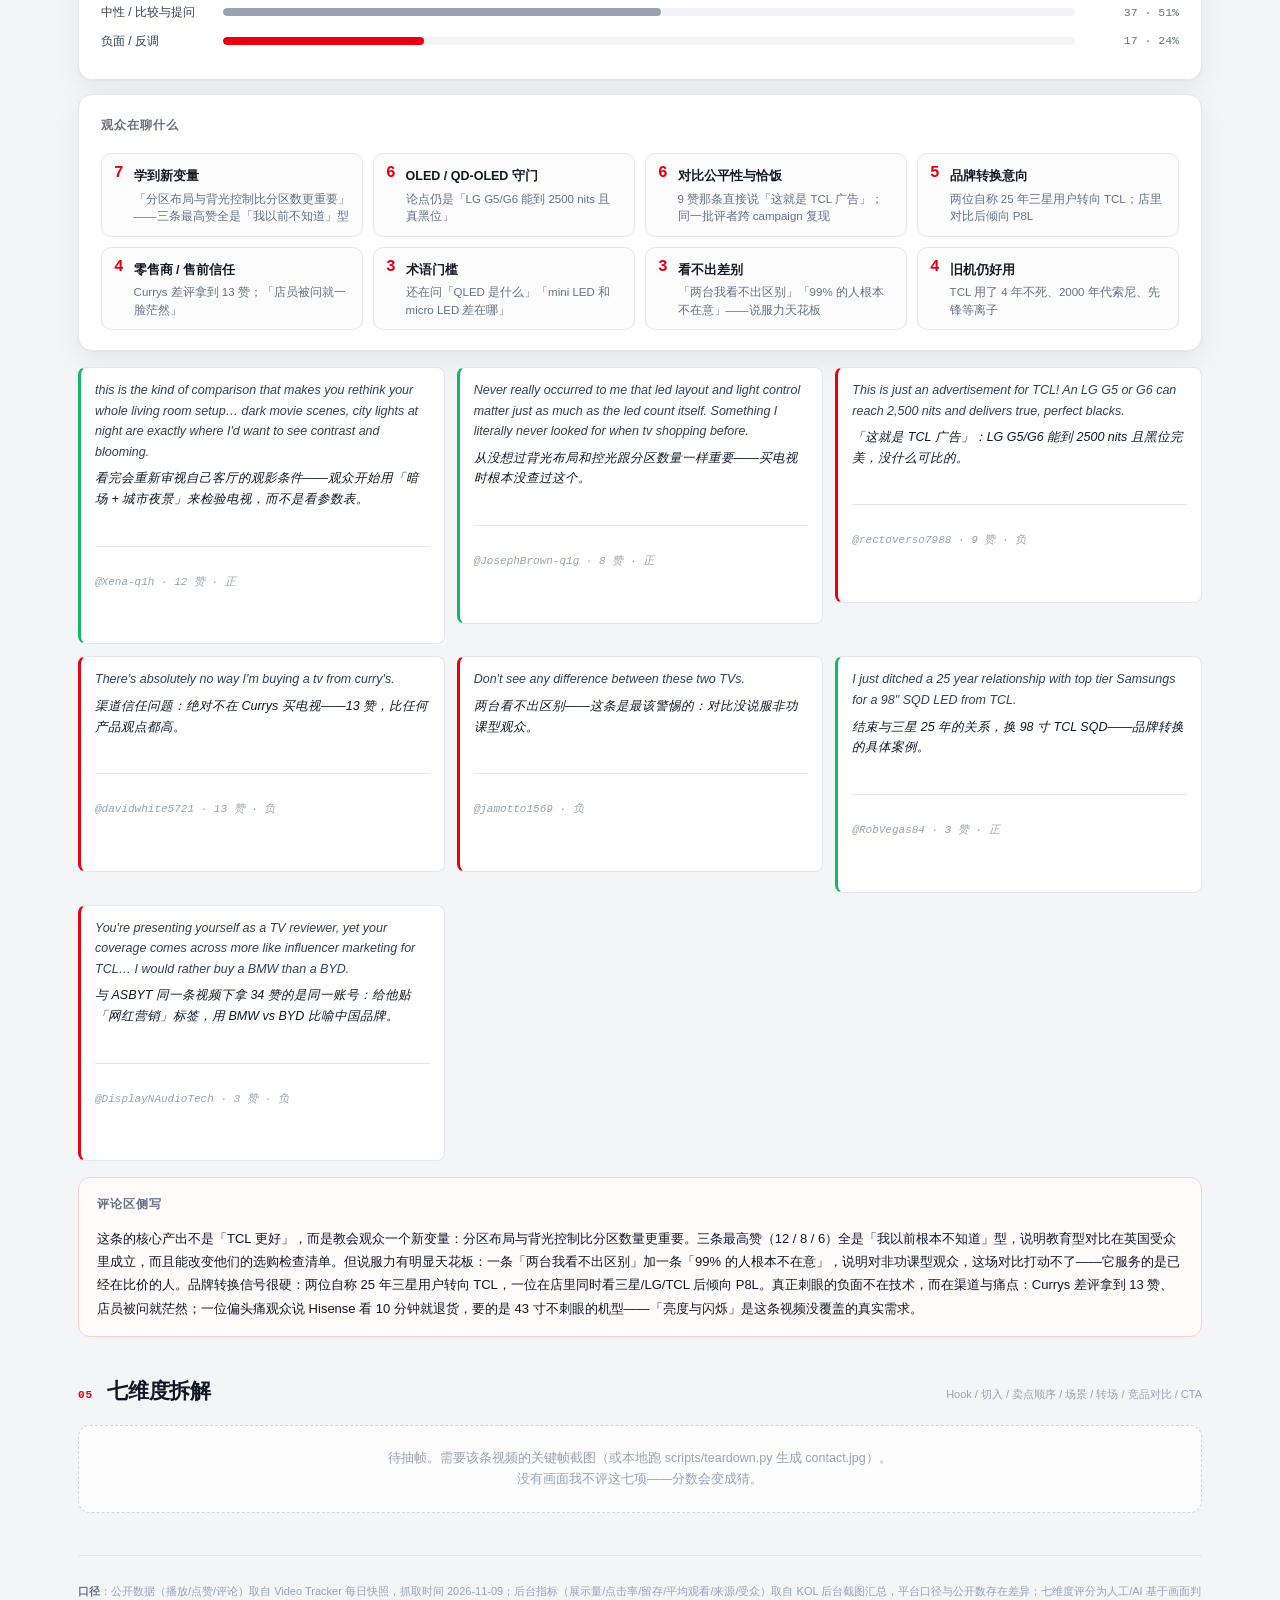
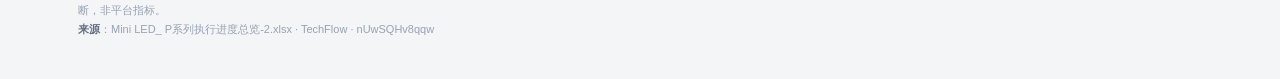
<file: reports/techflow.html>
<!doctype html>
<html lang="zh-CN"><head><meta charset="utf-8">
<meta name="viewport" content="width=device-width, initial-scale=1">
<title>TechFlow · Watch This Before You Buy a New TV!!</title>
<link rel="stylesheet" href="../style.css">
<style>
.line{width:100%;height:auto;background:#fff;border:1px solid var(--line);border-radius:12px}
.ax{font-size:10px;fill:#98a2b3;font-family:ui-monospace,monospace}
.note{font-size:11.5px;color:#98a2b3;margin:6px 0 0}
.kv{display:grid;grid-template-columns:150px 1fr;gap:8px 18px;font-size:13px}
.kv dt{color:#667085;font-size:12px}.kv dd{margin:0;color:#101828}
.fact b{display:block;margin-top:2px}
.sbar{display:flex;height:34px;border-radius:8px;overflow:hidden;font-size:11.5px;color:#fff}
.seg{display:flex;align-items:center;justify-content:center;white-space:nowrap}
.seg.pos{background:#12b76a}.seg.neu{background:#98a2b3}.seg.neg{background:#e60012}
.topics{list-style:none;padding:0;margin:18px 0 0;display:grid;grid-template-columns:1fr 1fr;gap:10px}
.topics li{border:1px solid var(--line);border-radius:10px;padding:12px 14px;display:grid;grid-template-columns:1fr auto;gap:4px 10px}
.topics b{font-size:13px;color:#101828}.topics em{font-style:normal;color:#e60012;font-weight:700;font-size:13px}
.topics small{grid-column:1/-1;color:#667085;font-size:11.5px;line-height:1.5}
.quotes{display:grid;gap:10px;margin-top:16px}
.quote{border:1px solid var(--line);border-left:3px solid #98a2b3;border-radius:10px;padding:12px 14px;background:#fff}
.quote.正{border-left-color:#12b76a}.quote.负{border-left-color:#e60012}
.qhead{display:flex;align-items:center;gap:10px;font-size:12px;color:#667085;margin-bottom:6px}
.qhead b{color:#101828}.likes{margin-left:auto}
.tag{padding:1px 6px;border-radius:4px;font-size:10.5px;background:#f2f4f7;color:#475467}
.tag.t正{background:#e6f7ee;color:#0b7a4b}.tag.t负{background:#fdecec;color:#c00}.tag.t中{background:#f2f4f7}
.quote p{margin:0;font-size:12.5px;line-height:1.6}
.quote .en{color:#344054}.quote .zh{color:#667085;margin-top:4px;font-size:12px}
.readout{margin-top:16px;border:1px solid var(--line);border-radius:12px;padding:16px 18px;background:#fffbfb}
.readout b{color:#e60012;font-size:12px;letter-spacing:.06em}
.readout p{margin:8px 0 0;font-size:13px;line-height:1.75;color:#344054}
h3.mini{font-size:12px;letter-spacing:.08em;text-transform:uppercase;color:#667085;font-weight:600;margin:0 0 12px}
.bar-row{display:grid;grid-template-columns:110px 1fr 92px;align-items:center;gap:12px;margin:8px 0}
.bar-label{font-size:12px;color:#344054}
.bar-track{height:8px;background:#f2f4f7;border-radius:6px;overflow:hidden}
.bar-fill{height:8px;border-radius:6px}
.bar-val{font-size:11.5px;color:#667085;font-family:ui-monospace,monospace;text-align:right}
.topics{display:grid;grid-template-columns:repeat(auto-fit,minmax(230px,1fr));gap:10px}
.topic{display:flex;gap:10px;align-items:flex-start;background:#fcfcfd;border:1px solid var(--line);border-radius:10px;padding:10px 12px}
.topic b{font-family:ui-monospace,monospace;color:#e60012;font-size:16px;line-height:1.2}
.topic span{font-size:12.5px;color:#101828;font-weight:600}
.topic small{display:block;font-size:11.5px;color:#667085;margin-top:3px;line-height:1.5}
.quotes{display:grid;grid-template-columns:repeat(auto-fit,minmax(300px,1fr));gap:12px;margin-top:16px;align-items:start}
.quote{margin:0;border:1px solid var(--line);border-left:3px solid #12b76a;border-radius:8px;padding:12px 14px;background:#fff}
.quote.neg{border-left-color:#e60012}
.quote p{font-size:12.5px;line-height:1.65;color:#344054;margin:0 0 6px}
.quote .qzh{color:#101828;font-size:12.5px}
.quote footer{font-size:11px;color:#98a2b3;font-family:ui-monospace,monospace}
.readout{margin-top:16px;border:1px solid #fecdca;background:#fffbfa;border-radius:12px;padding:16px 18px}
.readout p{margin:0;font-size:13px;line-height:1.8;color:#101828}
.pend{border:1px dashed #d0d5dd;border-radius:12px;padding:22px;text-align:center;color:#98a2b3;font-size:12.5px;background:#fcfcfd}
</style></head><body>
<div class="topbar"><div class="wrap">
  <div class="brand"><span class="logo">TCL</span><small>EU KOL · TEARDOWN</small></div>
  <div class="nav"><a href="index.html">← 全部 KOL</a><a href="#profile">数据</a><a href="#curve">曲线</a><a href="#dims">七维度</a></div>
</div></div>
<div class="wrap">
  <div class="hero">
    <span class="kicker">P8L vs M80H · 中部 KOL</span>
    <h1>Watch This Before You Buy a New TV!!</h1>
    <p class="sub">TechFlow · 发布于 2026-11-01 · 时长约 16:39</p>
    <div class="hero-meta">
      <span class="chip red">P8L vs M80H</span>
      <span class="chip">中部 KOL</span>
      <span class="chip green">数据截至 2026-11-09</span>
      <span class="chip">播放 295.8K</span>
      <span class="chip">ER 1.57%</span>
    </div>
  </div>

  <div class="verdict">
    <div class="ico">📊</div>
    <div><h2>数据读出来的是什么</h2>
      <ul class="tight"><li>互动率 1.57%，处在中位——有人看，但没形成讨论。</li><li>30 秒留存 62%，钩子成立，观众愿意给时间。</li></ul></div>
    <div class="score-big"><b>295.8K</b><span>VIEWS</span></div>
  </div>

  <section id="profile">
    <div class="sec-head"><span class="sec-no">01</span><h2>档案与表现</h2><span class="hint">公开数据 + 后台数据，均来自执行进度总览</span></div>
    <div class="facts"><div class="fact"><span>播放 Views</span><b>295.8K</b><small>295,841</small></div><div class="fact"><span>点赞 Likes</span><b>4.5K</b><small>4,515</small></div><div class="fact"><span>评论 Comments</span><b>118</b><small>118</small></div><div class="fact"><span>互动率 ER</span><b>1.57%</b><small>点赞+评论 / 播放</small></div><div class="fact"><span>展示量 Impressions</span><b>1.31M</b><small>后台数据</small></div><div class="fact"><span>点击率 CTR</span><b>5.1%</b><small>后台数据</small></div></div>
    <p class="note">点赞、评论为视频页公开数；展示量、点击率为 KOL 后台截图汇总口径，与公开播放存在平台侧统计差，属正常。</p>
  </section>

  <section>
    <div class="sec-head"><span class="sec-no">02</span><h2>观看质量</h2><span class="hint">后台数据 · 决定这条内容「有没有被看完」</span></div>
    <div class="card pad"><dl class="kv">
      <dt>30 秒留存</dt><dd>62.0%</dd>
      <dt>结尾留存 / 完播</dt><dd>16.8%</dd>
      <dt>平均观看时长</dt><dd>2:48（16.8%）</dd>
      <dt>收藏 / 分享</dt><dd>375 / 158</dd>
      <dt>主要流量来源</dt><dd>Browse features (95.0%), YouTube search (1.4%), Channel pages (1.2%)</dd>
      <dt>受众分布</dt><dd>Male 88%, UK/EU 65%, 25-44 yrs 72%</dd>
    </dl></div>
  </section>

  <section id="curve">
    <div class="sec-head"><span class="sec-no">03</span><h2>播放增长曲线</h2><span class="hint">7 个快照点 · D0 → D8</span></div>
    <svg viewBox="0 0 880 190" class="line"><polyline points="28.0,161.4 131.0,154.9 234.0,130.4 337.0,112.1 440.0,94.0 543.0,74.9 852.0,28.0" fill="none" stroke="#e60012" stroke-width="2.2"/><circle cx="28.0" cy="161.4" r="3.2" fill="#e60012"/><circle cx="131.0" cy="154.9" r="3.2" fill="#e60012"/><circle cx="234.0" cy="130.4" r="3.2" fill="#e60012"/><circle cx="337.0" cy="112.1" r="3.2" fill="#e60012"/><circle cx="440.0" cy="94.0" r="3.2" fill="#e60012"/><circle cx="543.0" cy="74.9" r="3.2" fill="#e60012"/><circle cx="852.0" cy="28.0" r="3.2" fill="#e60012"/><text x="28" y="184" class="ax">D0</text><text x="828" y="184" class="ax">D8</text><text x="28" y="16" class="ax">295.8K</text><text x="28" y="153" class="ax" text-anchor="start">16.4K</text><text x="852" y="20" class="ax" text-anchor="end">295.8K</text></svg>
  </section>

  <section id="comments">
    <div class="sec-head"><span class="sec-no">04</span><h2>评论区</h2><span class="hint">公开评论 118 条</span></div>
    <p class="note">口径：最热门排序 · 主评论 72 条（不含作者回复与置顶）。热门排序会放大争议，全量分布需导出全部评论后重算。</p><div class="card pad"><h3 class="mini">情感分布</h3><div class="bar-row"><span class="bar-label">正面 / 被说服</span><div class="bar-track"><div class="bar-fill" style="width:25.0%;background:#12b76a"></div></div><span class="bar-val">18 · 25%</span></div><div class="bar-row"><span class="bar-label">中性 / 比较与提问</span><div class="bar-track"><div class="bar-fill" style="width:51.4%;background:#98a2b3"></div></div><span class="bar-val">37 · 51%</span></div><div class="bar-row"><span class="bar-label">负面 / 反调</span><div class="bar-track"><div class="bar-fill" style="width:23.6%;background:#e60012"></div></div><span class="bar-val">17 · 24%</span></div></div><div class="card pad" style="margin-top:14px"><h3 class="mini">观众在聊什么</h3><div class="topics"><div class="topic"><b>7</b><div><span>学到新变量</span><small>「分区布局与背光控制比分区数更重要」——三条最高赞全是「我以前不知道」型</small></div></div><div class="topic"><b>6</b><div><span>OLED / QD-OLED 守门</span><small>论点仍是「LG G5/G6 能到 2500 nits 且真黑位」</small></div></div><div class="topic"><b>6</b><div><span>对比公平性与恰饭</span><small>9 赞那条直接说「这就是 TCL 广告」；同一批评者跨 campaign 复现</small></div></div><div class="topic"><b>5</b><div><span>品牌转换意向</span><small>两位自称 25 年三星用户转向 TCL；店里对比后倾向 P8L</small></div></div><div class="topic"><b>4</b><div><span>零售商 / 售前信任</span><small>Currys 差评拿到 13 赞；「店员被问就一脸茫然」</small></div></div><div class="topic"><b>3</b><div><span>术语门槛</span><small>还在问「QLED 是什么」「mini LED 和 micro LED 差在哪」</small></div></div><div class="topic"><b>3</b><div><span>看不出差别</span><small>「两台我看不出区别」「99% 的人根本不在意」——说服力天花板</small></div></div><div class="topic"><b>4</b><div><span>旧机仍好用</span><small>TCL 用了 4 年不死、2000 年代索尼、先锋等离子</small></div></div></div></div><div class="quotes"><blockquote class="quote "><p>this is the kind of comparison that makes you rethink your whole living room setup… dark movie scenes, city lights at night are exactly where I'd want to see contrast and blooming.</p><p class="qzh">看完会重新审视自己客厅的观影条件——观众开始用「暗场 + 城市夜景」来检验电视，而不是看参数表。</p><footer>@Xena-q1h · 12 赞 · 正</footer></blockquote><blockquote class="quote "><p>Never really occurred to me that led layout and light control matter just as much as the led count itself. Something I literally never looked for when tv shopping before.</p><p class="qzh">从没想过背光布局和控光跟分区数量一样重要——买电视时根本没查过这个。</p><footer>@JosephBrown-q1g · 8 赞 · 正</footer></blockquote><blockquote class="quote neg"><p>This is just an advertisement for TCL! An LG G5 or G6 can reach 2,500 nits and delivers true, perfect blacks.</p><p class="qzh">「这就是 TCL 广告」：LG G5/G6 能到 2500 nits 且黑位完美，没什么可比的。</p><footer>@rectoverso7988 · 9 赞 · 负</footer></blockquote><blockquote class="quote neg"><p>There's absolutely no way I'm buying a tv from curry's.</p><p class="qzh">渠道信任问题：绝对不在 Currys 买电视——13 赞，比任何产品观点都高。</p><footer>@davidwhite5721 · 13 赞 · 负</footer></blockquote><blockquote class="quote neg"><p>Don't see any difference between these two TVs.</p><p class="qzh">两台看不出区别——这条是最该警惕的：对比没说服非功课型观众。</p><footer>@jamotto1569 · 负</footer></blockquote><blockquote class="quote "><p>I just ditched a 25 year relationship with top tier Samsungs for a 98" SQD LED from TCL.</p><p class="qzh">结束与三星 25 年的关系，换 98 寸 TCL SQD——品牌转换的具体案例。</p><footer>@RobVegas84 · 3 赞 · 正</footer></blockquote><blockquote class="quote neg"><p>You're presenting yourself as a TV reviewer, yet your coverage comes across more like influencer marketing for TCL… I would rather buy a BMW than a BYD.</p><p class="qzh">与 ASBYT 同一条视频下拿 34 赞的是同一账号：给他贴「网红营销」标签，用 BMW vs BYD 比喻中国品牌。</p><footer>@DisplayNAudioTech · 3 赞 · 负</footer></blockquote></div><div class="readout"><h3 class="mini">评论区侧写</h3><p>这条的核心产出不是「TCL 更好」，而是教会观众一个新变量：分区布局与背光控制比分区数量更重要。三条最高赞（12 / 8 / 6）全是「我以前根本不知道」型，说明教育型对比在英国受众里成立，而且能改变他们的选购检查清单。但说服力有明显天花板：一条「两台我看不出区别」加一条「99% 的人根本不在意」，说明对非功课型观众，这场对比打动不了——它服务的是已经在比价的人。品牌转换信号很硬：两位自称 25 年三星用户转向 TCL，一位在店里同时看三星/LG/TCL 后倾向 P8L。真正刺眼的负面不在技术，而在渠道与痛点：Currys 差评拿到 13 赞、店员被问就茫然；一位偏头痛观众说 Hisense 看 10 分钟就退货，要的是 43 寸不刺眼的机型——「亮度与闪烁」是这条视频没覆盖的真实需求。</p></div>
  </section>

  <section id="dims">
    <div class="sec-head"><span class="sec-no">05</span><h2>七维度拆解</h2><span class="hint">Hook / 切入 / 卖点顺序 / 场景 / 转场 / 竞品对比 / CTA</span></div>
    <div class="pend">待抽帧。需要该条视频的关键帧截图（或本地跑 scripts/teardown.py 生成 contact.jpg）。<br>没有画面我不评这七项——分数会变成猜。</div>
  </section>

  <footer><b>口径</b>：公开数据（播放/点赞/评论）取自 Video Tracker 每日快照，抓取时间 2026-11-09；后台指标（展示量/点击率/留存/平均观看/来源/受众）取自 KOL 后台截图汇总，平台口径与公开数存在差异；七维度评分为人工/AI 基于画面判断，非平台指标。<br>
  <b>来源</b>：Mini LED_ P系列执行进度总览-2.xlsx · TechFlow · nUwSQHv8qqw</footer>
</div></body></html>
</file>
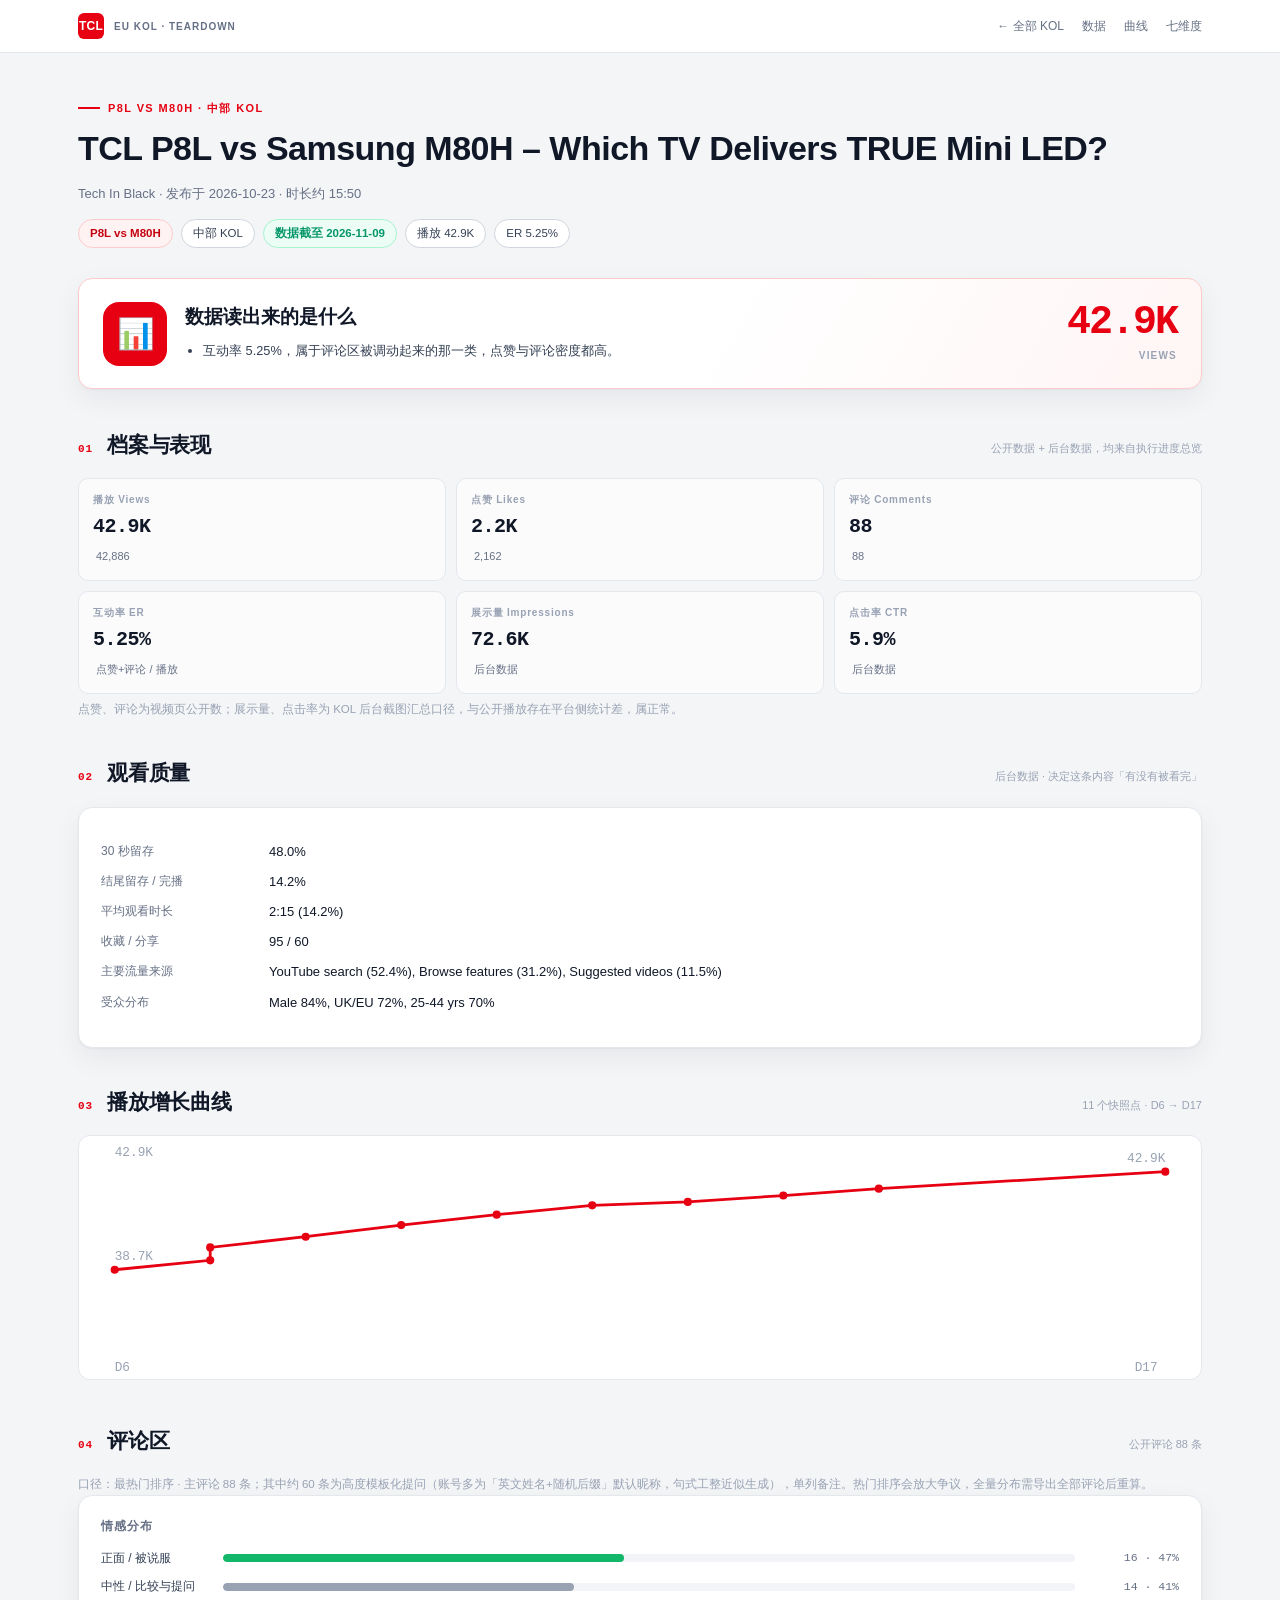
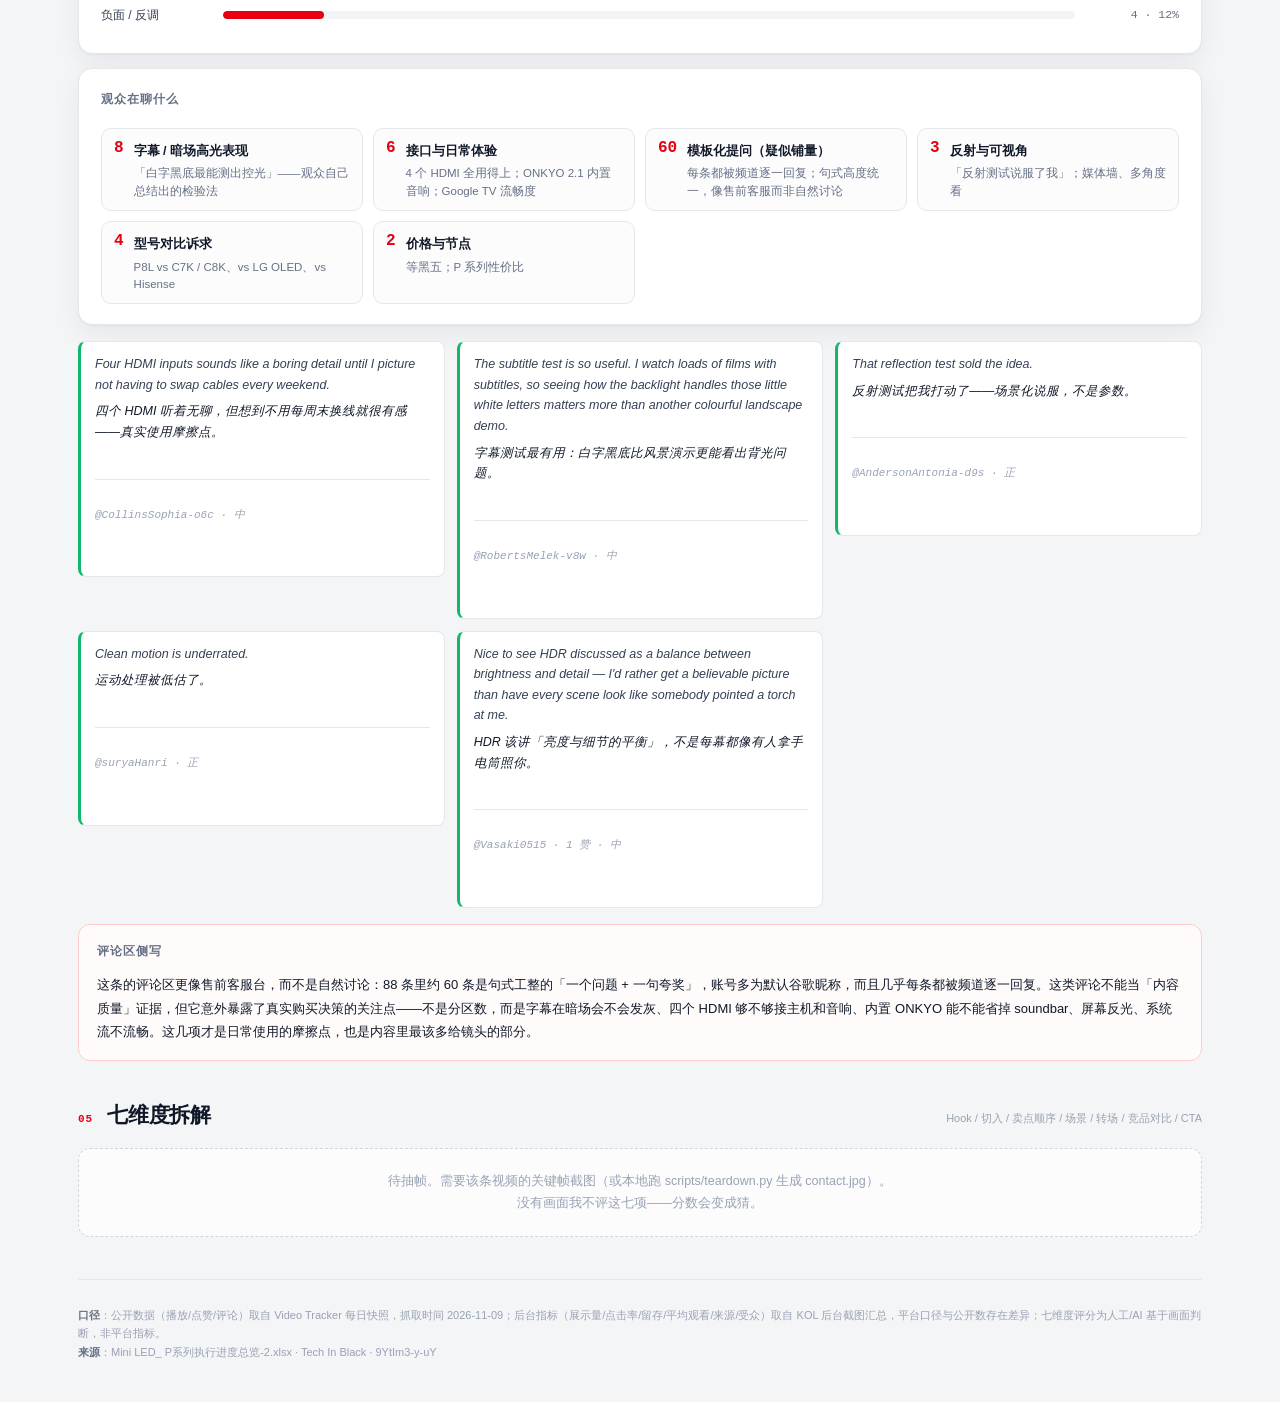
<file: reports/techinblack.html>
<!doctype html>
<html lang="zh-CN"><head><meta charset="utf-8">
<meta name="viewport" content="width=device-width, initial-scale=1">
<title>Tech In Black · TCL P8L vs Samsung M80H – Which TV Delivers TRUE Mini LED?</title>
<link rel="stylesheet" href="../style.css">
<style>
.line{width:100%;height:auto;background:#fff;border:1px solid var(--line);border-radius:12px}
.ax{font-size:10px;fill:#98a2b3;font-family:ui-monospace,monospace}
.note{font-size:11.5px;color:#98a2b3;margin:6px 0 0}
.kv{display:grid;grid-template-columns:150px 1fr;gap:8px 18px;font-size:13px}
.kv dt{color:#667085;font-size:12px}.kv dd{margin:0;color:#101828}
.fact b{display:block;margin-top:2px}
.sbar{display:flex;height:34px;border-radius:8px;overflow:hidden;font-size:11.5px;color:#fff}
.seg{display:flex;align-items:center;justify-content:center;white-space:nowrap}
.seg.pos{background:#12b76a}.seg.neu{background:#98a2b3}.seg.neg{background:#e60012}
.topics{list-style:none;padding:0;margin:18px 0 0;display:grid;grid-template-columns:1fr 1fr;gap:10px}
.topics li{border:1px solid var(--line);border-radius:10px;padding:12px 14px;display:grid;grid-template-columns:1fr auto;gap:4px 10px}
.topics b{font-size:13px;color:#101828}.topics em{font-style:normal;color:#e60012;font-weight:700;font-size:13px}
.topics small{grid-column:1/-1;color:#667085;font-size:11.5px;line-height:1.5}
.quotes{display:grid;gap:10px;margin-top:16px}
.quote{border:1px solid var(--line);border-left:3px solid #98a2b3;border-radius:10px;padding:12px 14px;background:#fff}
.quote.正{border-left-color:#12b76a}.quote.负{border-left-color:#e60012}
.qhead{display:flex;align-items:center;gap:10px;font-size:12px;color:#667085;margin-bottom:6px}
.qhead b{color:#101828}.likes{margin-left:auto}
.tag{padding:1px 6px;border-radius:4px;font-size:10.5px;background:#f2f4f7;color:#475467}
.tag.t正{background:#e6f7ee;color:#0b7a4b}.tag.t负{background:#fdecec;color:#c00}.tag.t中{background:#f2f4f7}
.quote p{margin:0;font-size:12.5px;line-height:1.6}
.quote .en{color:#344054}.quote .zh{color:#667085;margin-top:4px;font-size:12px}
.readout{margin-top:16px;border:1px solid var(--line);border-radius:12px;padding:16px 18px;background:#fffbfb}
.readout b{color:#e60012;font-size:12px;letter-spacing:.06em}
.readout p{margin:8px 0 0;font-size:13px;line-height:1.75;color:#344054}
h3.mini{font-size:12px;letter-spacing:.08em;text-transform:uppercase;color:#667085;font-weight:600;margin:0 0 12px}
.bar-row{display:grid;grid-template-columns:110px 1fr 92px;align-items:center;gap:12px;margin:8px 0}
.bar-label{font-size:12px;color:#344054}
.bar-track{height:8px;background:#f2f4f7;border-radius:6px;overflow:hidden}
.bar-fill{height:8px;border-radius:6px}
.bar-val{font-size:11.5px;color:#667085;font-family:ui-monospace,monospace;text-align:right}
.topics{display:grid;grid-template-columns:repeat(auto-fit,minmax(230px,1fr));gap:10px}
.topic{display:flex;gap:10px;align-items:flex-start;background:#fcfcfd;border:1px solid var(--line);border-radius:10px;padding:10px 12px}
.topic b{font-family:ui-monospace,monospace;color:#e60012;font-size:16px;line-height:1.2}
.topic span{font-size:12.5px;color:#101828;font-weight:600}
.topic small{display:block;font-size:11.5px;color:#667085;margin-top:3px;line-height:1.5}
.quotes{display:grid;grid-template-columns:repeat(auto-fit,minmax(300px,1fr));gap:12px;margin-top:16px;align-items:start}
.quote{margin:0;border:1px solid var(--line);border-left:3px solid #12b76a;border-radius:8px;padding:12px 14px;background:#fff}
.quote.neg{border-left-color:#e60012}
.quote p{font-size:12.5px;line-height:1.65;color:#344054;margin:0 0 6px}
.quote .qzh{color:#101828;font-size:12.5px}
.quote footer{font-size:11px;color:#98a2b3;font-family:ui-monospace,monospace}
.readout{margin-top:16px;border:1px solid #fecdca;background:#fffbfa;border-radius:12px;padding:16px 18px}
.readout p{margin:0;font-size:13px;line-height:1.8;color:#101828}
.pend{border:1px dashed #d0d5dd;border-radius:12px;padding:22px;text-align:center;color:#98a2b3;font-size:12.5px;background:#fcfcfd}
</style></head><body>
<div class="topbar"><div class="wrap">
  <div class="brand"><span class="logo">TCL</span><small>EU KOL · TEARDOWN</small></div>
  <div class="nav"><a href="index.html">← 全部 KOL</a><a href="#profile">数据</a><a href="#curve">曲线</a><a href="#dims">七维度</a></div>
</div></div>
<div class="wrap">
  <div class="hero">
    <span class="kicker">P8L vs M80H · 中部 KOL</span>
    <h1>TCL P8L vs Samsung M80H – Which TV Delivers TRUE Mini LED?</h1>
    <p class="sub">Tech In Black · 发布于 2026-10-23 · 时长约 15:50</p>
    <div class="hero-meta">
      <span class="chip red">P8L vs M80H</span>
      <span class="chip">中部 KOL</span>
      <span class="chip green">数据截至 2026-11-09</span>
      <span class="chip">播放 42.9K</span>
      <span class="chip">ER 5.25%</span>
    </div>
  </div>

  <div class="verdict">
    <div class="ico">📊</div>
    <div><h2>数据读出来的是什么</h2>
      <ul class="tight"><li>互动率 5.25%，属于评论区被调动起来的那一类，点赞与评论密度都高。</li></ul></div>
    <div class="score-big"><b>42.9K</b><span>VIEWS</span></div>
  </div>

  <section id="profile">
    <div class="sec-head"><span class="sec-no">01</span><h2>档案与表现</h2><span class="hint">公开数据 + 后台数据，均来自执行进度总览</span></div>
    <div class="facts"><div class="fact"><span>播放 Views</span><b>42.9K</b><small>42,886</small></div><div class="fact"><span>点赞 Likes</span><b>2.2K</b><small>2,162</small></div><div class="fact"><span>评论 Comments</span><b>88</b><small>88</small></div><div class="fact"><span>互动率 ER</span><b>5.25%</b><small>点赞+评论 / 播放</small></div><div class="fact"><span>展示量 Impressions</span><b>72.6K</b><small>后台数据</small></div><div class="fact"><span>点击率 CTR</span><b>5.9%</b><small>后台数据</small></div></div>
    <p class="note">点赞、评论为视频页公开数；展示量、点击率为 KOL 后台截图汇总口径，与公开播放存在平台侧统计差，属正常。</p>
  </section>

  <section>
    <div class="sec-head"><span class="sec-no">02</span><h2>观看质量</h2><span class="hint">后台数据 · 决定这条内容「有没有被看完」</span></div>
    <div class="card pad"><dl class="kv">
      <dt>30 秒留存</dt><dd>48.0%</dd>
      <dt>结尾留存 / 完播</dt><dd>14.2%</dd>
      <dt>平均观看时长</dt><dd>2:15 (14.2%)</dd>
      <dt>收藏 / 分享</dt><dd>95 / 60</dd>
      <dt>主要流量来源</dt><dd>YouTube search (52.4%), Browse features (31.2%), Suggested videos (11.5%)</dd>
      <dt>受众分布</dt><dd>Male 84%, UK/EU 72%, 25-44 yrs 70%</dd>
    </dl></div>
  </section>

  <section id="curve">
    <div class="sec-head"><span class="sec-no">03</span><h2>播放增长曲线</h2><span class="hint">11 个快照点 · D6 → D17</span></div>
    <svg viewBox="0 0 880 190" class="line"><polyline points="28.0,104.9 102.9,97.5 102.9,87.4 177.8,79.0 252.7,69.9 327.6,61.7 402.5,54.4 477.5,51.7 552.4,46.7 627.3,41.3 852.0,28.0" fill="none" stroke="#e60012" stroke-width="2.2"/><circle cx="28.0" cy="104.9" r="3.2" fill="#e60012"/><circle cx="102.9" cy="97.5" r="3.2" fill="#e60012"/><circle cx="102.9" cy="87.4" r="3.2" fill="#e60012"/><circle cx="177.8" cy="79.0" r="3.2" fill="#e60012"/><circle cx="252.7" cy="69.9" r="3.2" fill="#e60012"/><circle cx="327.6" cy="61.7" r="3.2" fill="#e60012"/><circle cx="402.5" cy="54.4" r="3.2" fill="#e60012"/><circle cx="477.5" cy="51.7" r="3.2" fill="#e60012"/><circle cx="552.4" cy="46.7" r="3.2" fill="#e60012"/><circle cx="627.3" cy="41.3" r="3.2" fill="#e60012"/><circle cx="852.0" cy="28.0" r="3.2" fill="#e60012"/><text x="28" y="184" class="ax">D6</text><text x="828" y="184" class="ax">D17</text><text x="28" y="16" class="ax">42.9K</text><text x="28" y="97" class="ax" text-anchor="start">38.7K</text><text x="852" y="20" class="ax" text-anchor="end">42.9K</text></svg>
  </section>

  <section id="comments">
    <div class="sec-head"><span class="sec-no">04</span><h2>评论区</h2><span class="hint">公开评论 88 条</span></div>
    <p class="note">口径：最热门排序 · 主评论 88 条；其中约 60 条为高度模板化提问（账号多为「英文姓名+随机后缀」默认昵称，句式工整近似生成），单列备注。热门排序会放大争议，全量分布需导出全部评论后重算。</p><div class="card pad"><h3 class="mini">情感分布</h3><div class="bar-row"><span class="bar-label">正面 / 被说服</span><div class="bar-track"><div class="bar-fill" style="width:47.1%;background:#12b76a"></div></div><span class="bar-val">16 · 47%</span></div><div class="bar-row"><span class="bar-label">中性 / 比较与提问</span><div class="bar-track"><div class="bar-fill" style="width:41.2%;background:#98a2b3"></div></div><span class="bar-val">14 · 41%</span></div><div class="bar-row"><span class="bar-label">负面 / 反调</span><div class="bar-track"><div class="bar-fill" style="width:11.8%;background:#e60012"></div></div><span class="bar-val">4 · 12%</span></div></div><div class="card pad" style="margin-top:14px"><h3 class="mini">观众在聊什么</h3><div class="topics"><div class="topic"><b>8</b><div><span>字幕 / 暗场高光表现</span><small>「白字黑底最能测出控光」——观众自己总结出的检验法</small></div></div><div class="topic"><b>6</b><div><span>接口与日常体验</span><small>4 个 HDMI 全用得上；ONKYO 2.1 内置音响；Google TV 流畅度</small></div></div><div class="topic"><b>60</b><div><span>模板化提问（疑似铺量）</span><small>每条都被频道逐一回复；句式高度统一，像售前客服而非自然讨论</small></div></div><div class="topic"><b>3</b><div><span>反射与可视角</span><small>「反射测试说服了我」；媒体墙、多角度看</small></div></div><div class="topic"><b>4</b><div><span>型号对比诉求</span><small>P8L vs C7K / C8K、vs LG OLED、vs Hisense</small></div></div><div class="topic"><b>2</b><div><span>价格与节点</span><small>等黑五；P 系列性价比</small></div></div></div></div><div class="quotes"><blockquote class="quote "><p>Four HDMI inputs sounds like a boring detail until I picture not having to swap cables every weekend.</p><p class="qzh">四个 HDMI 听着无聊，但想到不用每周末换线就很有感——真实使用摩擦点。</p><footer>@CollinsSophia-o6c · 中</footer></blockquote><blockquote class="quote "><p>The subtitle test is so useful. I watch loads of films with subtitles, so seeing how the backlight handles those little white letters matters more than another colourful landscape demo.</p><p class="qzh">字幕测试最有用：白字黑底比风景演示更能看出背光问题。</p><footer>@RobertsMelek-v8w · 中</footer></blockquote><blockquote class="quote "><p>That reflection test sold the idea.</p><p class="qzh">反射测试把我打动了——场景化说服，不是参数。</p><footer>@AndersonAntonia-d9s · 正</footer></blockquote><blockquote class="quote "><p>Clean motion is underrated.</p><p class="qzh">运动处理被低估了。</p><footer>@suryaHanri · 正</footer></blockquote><blockquote class="quote "><p>Nice to see HDR discussed as a balance between brightness and detail — I'd rather get a believable picture than have every scene look like somebody pointed a torch at me.</p><p class="qzh">HDR 该讲「亮度与细节的平衡」，不是每幕都像有人拿手电筒照你。</p><footer>@Vasaki0515 · 1 赞 · 中</footer></blockquote></div><div class="readout"><h3 class="mini">评论区侧写</h3><p>这条的评论区更像售前客服台，而不是自然讨论：88 条里约 60 条是句式工整的「一个问题 + 一句夸奖」，账号多为默认谷歌昵称，而且几乎每条都被频道逐一回复。这类评论不能当「内容质量」证据，但它意外暴露了真实购买决策的关注点——不是分区数，而是字幕在暗场会不会发灰、四个 HDMI 够不够接主机和音响、内置 ONKYO 能不能省掉 soundbar、屏幕反光、系统流不流畅。这几项才是日常使用的摩擦点，也是内容里最该多给镜头的部分。</p></div>
  </section>

  <section id="dims">
    <div class="sec-head"><span class="sec-no">05</span><h2>七维度拆解</h2><span class="hint">Hook / 切入 / 卖点顺序 / 场景 / 转场 / 竞品对比 / CTA</span></div>
    <div class="pend">待抽帧。需要该条视频的关键帧截图（或本地跑 scripts/teardown.py 生成 contact.jpg）。<br>没有画面我不评这七项——分数会变成猜。</div>
  </section>

  <footer><b>口径</b>：公开数据（播放/点赞/评论）取自 Video Tracker 每日快照，抓取时间 2026-11-09；后台指标（展示量/点击率/留存/平均观看/来源/受众）取自 KOL 后台截图汇总，平台口径与公开数存在差异；七维度评分为人工/AI 基于画面判断，非平台指标。<br>
  <b>来源</b>：Mini LED_ P系列执行进度总览-2.xlsx · Tech In Black · 9YtIm3-y-uY</footer>
</div></body></html>
</file>
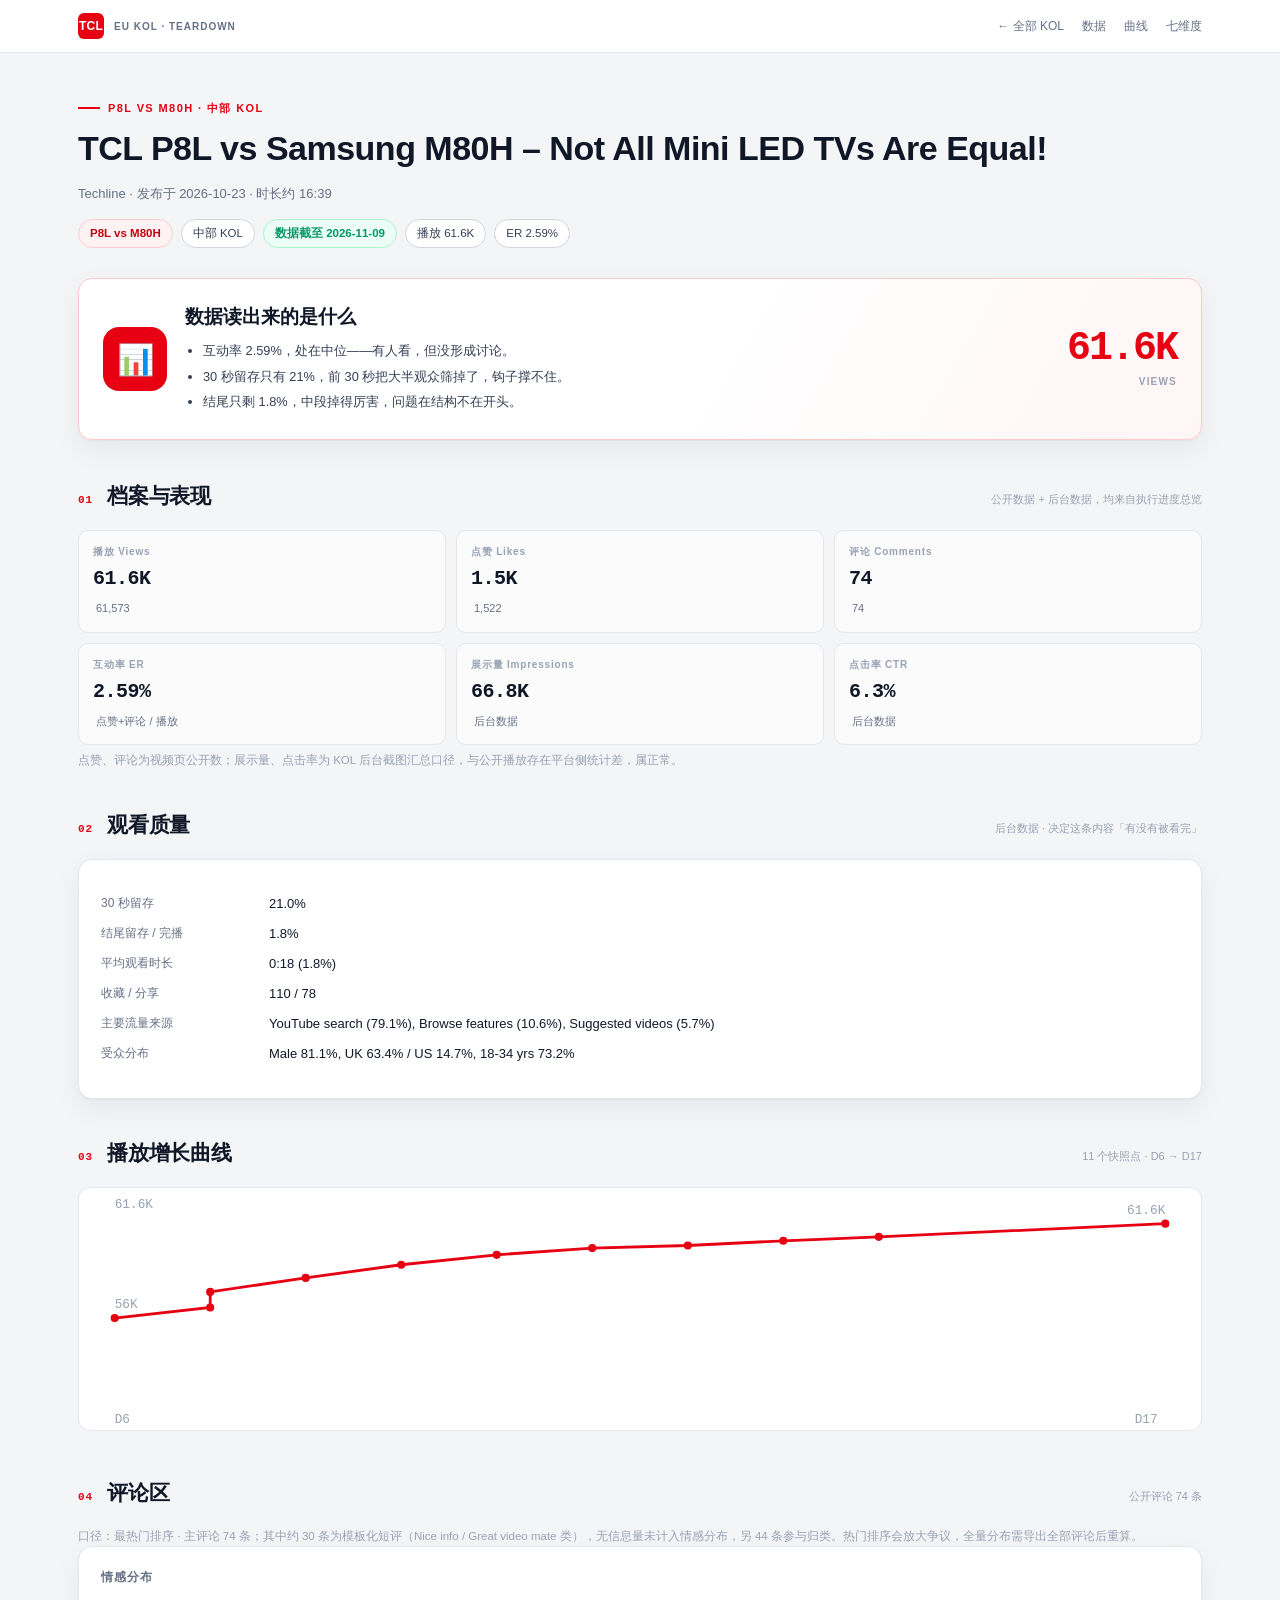
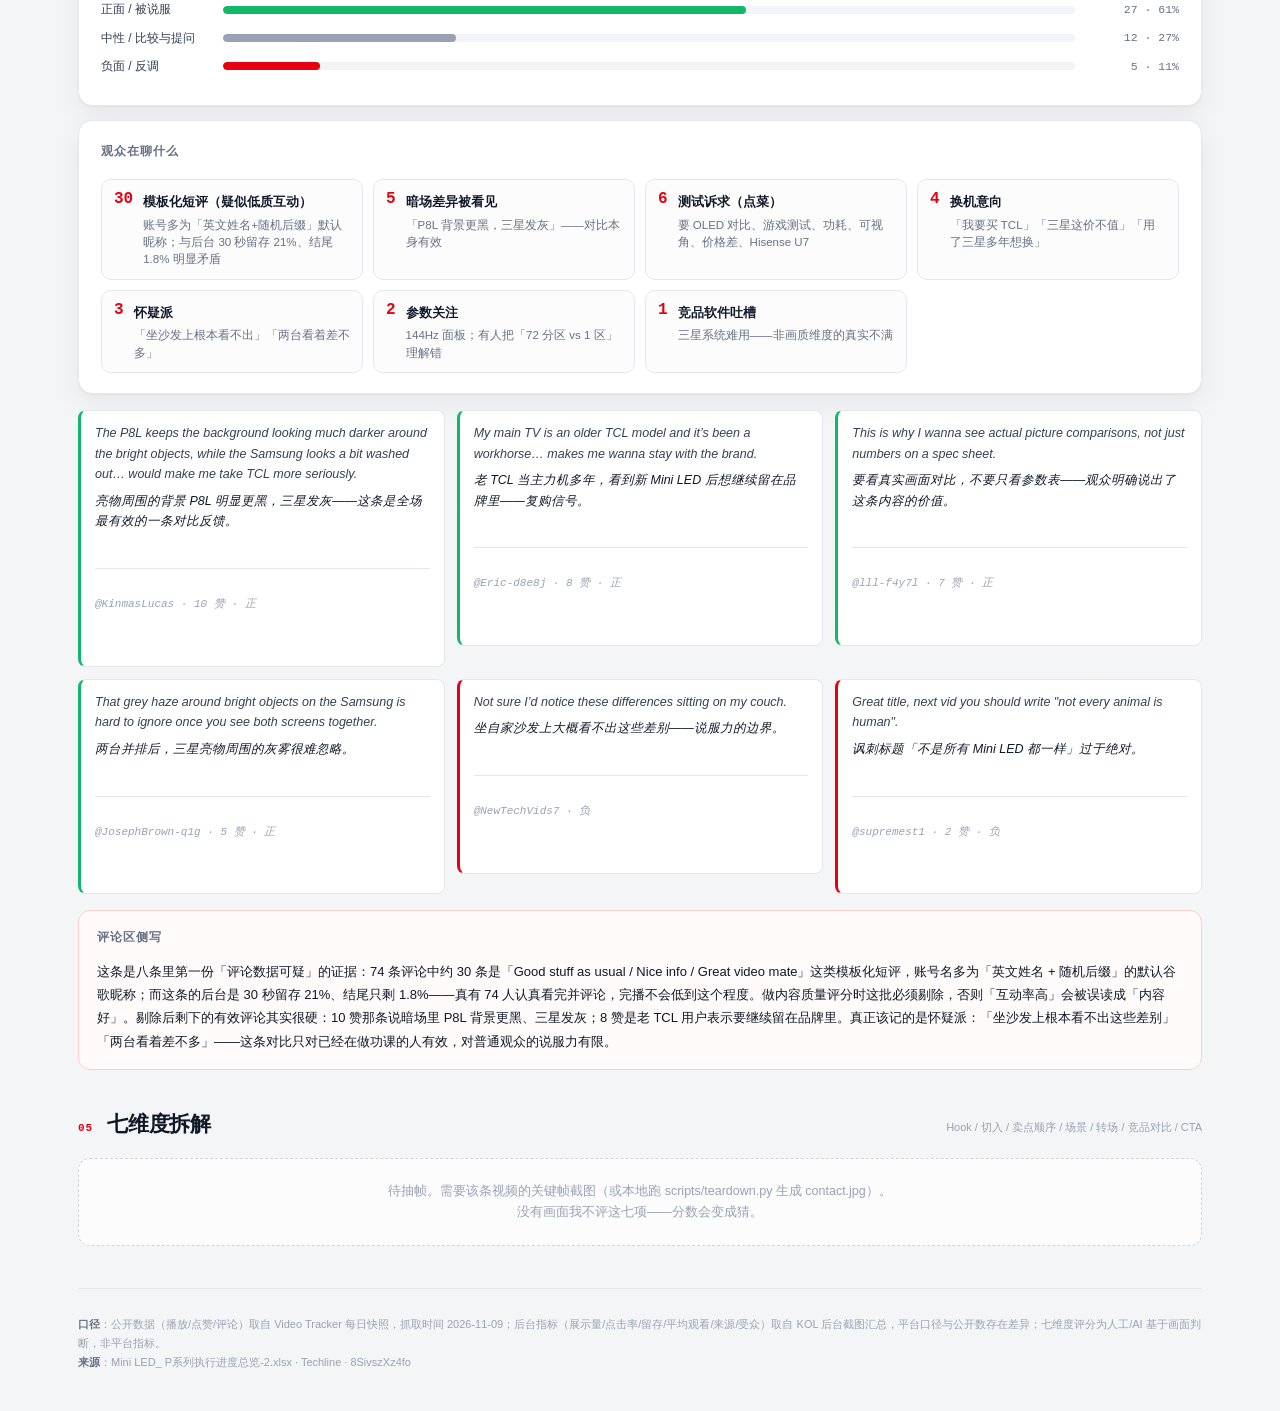
<file: reports/techline.html>
<!doctype html>
<html lang="zh-CN"><head><meta charset="utf-8">
<meta name="viewport" content="width=device-width, initial-scale=1">
<title>Techline · TCL P8L vs Samsung M80H – Not All Mini LED TVs Are Equal!</title>
<link rel="stylesheet" href="../style.css">
<style>
.line{width:100%;height:auto;background:#fff;border:1px solid var(--line);border-radius:12px}
.ax{font-size:10px;fill:#98a2b3;font-family:ui-monospace,monospace}
.note{font-size:11.5px;color:#98a2b3;margin:6px 0 0}
.kv{display:grid;grid-template-columns:150px 1fr;gap:8px 18px;font-size:13px}
.kv dt{color:#667085;font-size:12px}.kv dd{margin:0;color:#101828}
.fact b{display:block;margin-top:2px}
.sbar{display:flex;height:34px;border-radius:8px;overflow:hidden;font-size:11.5px;color:#fff}
.seg{display:flex;align-items:center;justify-content:center;white-space:nowrap}
.seg.pos{background:#12b76a}.seg.neu{background:#98a2b3}.seg.neg{background:#e60012}
.topics{list-style:none;padding:0;margin:18px 0 0;display:grid;grid-template-columns:1fr 1fr;gap:10px}
.topics li{border:1px solid var(--line);border-radius:10px;padding:12px 14px;display:grid;grid-template-columns:1fr auto;gap:4px 10px}
.topics b{font-size:13px;color:#101828}.topics em{font-style:normal;color:#e60012;font-weight:700;font-size:13px}
.topics small{grid-column:1/-1;color:#667085;font-size:11.5px;line-height:1.5}
.quotes{display:grid;gap:10px;margin-top:16px}
.quote{border:1px solid var(--line);border-left:3px solid #98a2b3;border-radius:10px;padding:12px 14px;background:#fff}
.quote.正{border-left-color:#12b76a}.quote.负{border-left-color:#e60012}
.qhead{display:flex;align-items:center;gap:10px;font-size:12px;color:#667085;margin-bottom:6px}
.qhead b{color:#101828}.likes{margin-left:auto}
.tag{padding:1px 6px;border-radius:4px;font-size:10.5px;background:#f2f4f7;color:#475467}
.tag.t正{background:#e6f7ee;color:#0b7a4b}.tag.t负{background:#fdecec;color:#c00}.tag.t中{background:#f2f4f7}
.quote p{margin:0;font-size:12.5px;line-height:1.6}
.quote .en{color:#344054}.quote .zh{color:#667085;margin-top:4px;font-size:12px}
.readout{margin-top:16px;border:1px solid var(--line);border-radius:12px;padding:16px 18px;background:#fffbfb}
.readout b{color:#e60012;font-size:12px;letter-spacing:.06em}
.readout p{margin:8px 0 0;font-size:13px;line-height:1.75;color:#344054}
h3.mini{font-size:12px;letter-spacing:.08em;text-transform:uppercase;color:#667085;font-weight:600;margin:0 0 12px}
.bar-row{display:grid;grid-template-columns:110px 1fr 92px;align-items:center;gap:12px;margin:8px 0}
.bar-label{font-size:12px;color:#344054}
.bar-track{height:8px;background:#f2f4f7;border-radius:6px;overflow:hidden}
.bar-fill{height:8px;border-radius:6px}
.bar-val{font-size:11.5px;color:#667085;font-family:ui-monospace,monospace;text-align:right}
.topics{display:grid;grid-template-columns:repeat(auto-fit,minmax(230px,1fr));gap:10px}
.topic{display:flex;gap:10px;align-items:flex-start;background:#fcfcfd;border:1px solid var(--line);border-radius:10px;padding:10px 12px}
.topic b{font-family:ui-monospace,monospace;color:#e60012;font-size:16px;line-height:1.2}
.topic span{font-size:12.5px;color:#101828;font-weight:600}
.topic small{display:block;font-size:11.5px;color:#667085;margin-top:3px;line-height:1.5}
.quotes{display:grid;grid-template-columns:repeat(auto-fit,minmax(300px,1fr));gap:12px;margin-top:16px;align-items:start}
.quote{margin:0;border:1px solid var(--line);border-left:3px solid #12b76a;border-radius:8px;padding:12px 14px;background:#fff}
.quote.neg{border-left-color:#e60012}
.quote p{font-size:12.5px;line-height:1.65;color:#344054;margin:0 0 6px}
.quote .qzh{color:#101828;font-size:12.5px}
.quote footer{font-size:11px;color:#98a2b3;font-family:ui-monospace,monospace}
.readout{margin-top:16px;border:1px solid #fecdca;background:#fffbfa;border-radius:12px;padding:16px 18px}
.readout p{margin:0;font-size:13px;line-height:1.8;color:#101828}
.pend{border:1px dashed #d0d5dd;border-radius:12px;padding:22px;text-align:center;color:#98a2b3;font-size:12.5px;background:#fcfcfd}
</style></head><body>
<div class="topbar"><div class="wrap">
  <div class="brand"><span class="logo">TCL</span><small>EU KOL · TEARDOWN</small></div>
  <div class="nav"><a href="index.html">← 全部 KOL</a><a href="#profile">数据</a><a href="#curve">曲线</a><a href="#dims">七维度</a></div>
</div></div>
<div class="wrap">
  <div class="hero">
    <span class="kicker">P8L vs M80H · 中部 KOL</span>
    <h1>TCL P8L vs Samsung M80H – Not All Mini LED TVs Are Equal!</h1>
    <p class="sub">Techline · 发布于 2026-10-23 · 时长约 16:39</p>
    <div class="hero-meta">
      <span class="chip red">P8L vs M80H</span>
      <span class="chip">中部 KOL</span>
      <span class="chip green">数据截至 2026-11-09</span>
      <span class="chip">播放 61.6K</span>
      <span class="chip">ER 2.59%</span>
    </div>
  </div>

  <div class="verdict">
    <div class="ico">📊</div>
    <div><h2>数据读出来的是什么</h2>
      <ul class="tight"><li>互动率 2.59%，处在中位——有人看，但没形成讨论。</li><li>30 秒留存只有 21%，前 30 秒把大半观众筛掉了，钩子撑不住。</li><li>结尾只剩 1.8%，中段掉得厉害，问题在结构不在开头。</li></ul></div>
    <div class="score-big"><b>61.6K</b><span>VIEWS</span></div>
  </div>

  <section id="profile">
    <div class="sec-head"><span class="sec-no">01</span><h2>档案与表现</h2><span class="hint">公开数据 + 后台数据，均来自执行进度总览</span></div>
    <div class="facts"><div class="fact"><span>播放 Views</span><b>61.6K</b><small>61,573</small></div><div class="fact"><span>点赞 Likes</span><b>1.5K</b><small>1,522</small></div><div class="fact"><span>评论 Comments</span><b>74</b><small>74</small></div><div class="fact"><span>互动率 ER</span><b>2.59%</b><small>点赞+评论 / 播放</small></div><div class="fact"><span>展示量 Impressions</span><b>66.8K</b><small>后台数据</small></div><div class="fact"><span>点击率 CTR</span><b>6.3%</b><small>后台数据</small></div></div>
    <p class="note">点赞、评论为视频页公开数；展示量、点击率为 KOL 后台截图汇总口径，与公开播放存在平台侧统计差，属正常。</p>
  </section>

  <section>
    <div class="sec-head"><span class="sec-no">02</span><h2>观看质量</h2><span class="hint">后台数据 · 决定这条内容「有没有被看完」</span></div>
    <div class="card pad"><dl class="kv">
      <dt>30 秒留存</dt><dd>21.0%</dd>
      <dt>结尾留存 / 完播</dt><dd>1.8%</dd>
      <dt>平均观看时长</dt><dd>0:18 (1.8%)</dd>
      <dt>收藏 / 分享</dt><dd>110 / 78</dd>
      <dt>主要流量来源</dt><dd>YouTube search (79.1%), Browse features (10.6%), Suggested videos (5.7%)</dd>
      <dt>受众分布</dt><dd>Male 81.1%, UK 63.4% / US 14.7%, 18-34 yrs 73.2%</dd>
    </dl></div>
  </section>

  <section id="curve">
    <div class="sec-head"><span class="sec-no">03</span><h2>播放增长曲线</h2><span class="hint">11 个快照点 · D6 → D17</span></div>
    <svg viewBox="0 0 880 190" class="line"><polyline points="28.0,102.0 102.9,93.7 102.9,81.5 177.8,70.5 252.7,60.2 327.6,52.4 402.5,47.1 477.5,45.1 552.4,41.4 627.3,38.3 852.0,28.0" fill="none" stroke="#e60012" stroke-width="2.2"/><circle cx="28.0" cy="102.0" r="3.2" fill="#e60012"/><circle cx="102.9" cy="93.7" r="3.2" fill="#e60012"/><circle cx="102.9" cy="81.5" r="3.2" fill="#e60012"/><circle cx="177.8" cy="70.5" r="3.2" fill="#e60012"/><circle cx="252.7" cy="60.2" r="3.2" fill="#e60012"/><circle cx="327.6" cy="52.4" r="3.2" fill="#e60012"/><circle cx="402.5" cy="47.1" r="3.2" fill="#e60012"/><circle cx="477.5" cy="45.1" r="3.2" fill="#e60012"/><circle cx="552.4" cy="41.4" r="3.2" fill="#e60012"/><circle cx="627.3" cy="38.3" r="3.2" fill="#e60012"/><circle cx="852.0" cy="28.0" r="3.2" fill="#e60012"/><text x="28" y="184" class="ax">D6</text><text x="828" y="184" class="ax">D17</text><text x="28" y="16" class="ax">61.6K</text><text x="28" y="94" class="ax" text-anchor="start">56K</text><text x="852" y="20" class="ax" text-anchor="end">61.6K</text></svg>
  </section>

  <section id="comments">
    <div class="sec-head"><span class="sec-no">04</span><h2>评论区</h2><span class="hint">公开评论 74 条</span></div>
    <p class="note">口径：最热门排序 · 主评论 74 条；其中约 30 条为模板化短评（Nice info / Great video mate 类），无信息量未计入情感分布，另 44 条参与归类。热门排序会放大争议，全量分布需导出全部评论后重算。</p><div class="card pad"><h3 class="mini">情感分布</h3><div class="bar-row"><span class="bar-label">正面 / 被说服</span><div class="bar-track"><div class="bar-fill" style="width:61.4%;background:#12b76a"></div></div><span class="bar-val">27 · 61%</span></div><div class="bar-row"><span class="bar-label">中性 / 比较与提问</span><div class="bar-track"><div class="bar-fill" style="width:27.3%;background:#98a2b3"></div></div><span class="bar-val">12 · 27%</span></div><div class="bar-row"><span class="bar-label">负面 / 反调</span><div class="bar-track"><div class="bar-fill" style="width:11.4%;background:#e60012"></div></div><span class="bar-val">5 · 11%</span></div></div><div class="card pad" style="margin-top:14px"><h3 class="mini">观众在聊什么</h3><div class="topics"><div class="topic"><b>30</b><div><span>模板化短评（疑似低质互动）</span><small>账号多为「英文姓名+随机后缀」默认昵称；与后台 30 秒留存 21%、结尾 1.8% 明显矛盾</small></div></div><div class="topic"><b>5</b><div><span>暗场差异被看见</span><small>「P8L 背景更黑，三星发灰」——对比本身有效</small></div></div><div class="topic"><b>6</b><div><span>测试诉求（点菜）</span><small>要 OLED 对比、游戏测试、功耗、可视角、价格差、Hisense U7</small></div></div><div class="topic"><b>4</b><div><span>换机意向</span><small>「我要买 TCL」「三星这价不值」「用了三星多年想换」</small></div></div><div class="topic"><b>3</b><div><span>怀疑派</span><small>「坐沙发上根本看不出」「两台看着差不多」</small></div></div><div class="topic"><b>2</b><div><span>参数关注</span><small>144Hz 面板；有人把「72 分区 vs 1 区」理解错</small></div></div><div class="topic"><b>1</b><div><span>竞品软件吐槽</span><small>三星系统难用——非画质维度的真实不满</small></div></div></div></div><div class="quotes"><blockquote class="quote "><p>The P8L keeps the background looking much darker around the bright objects, while the Samsung looks a bit washed out… would make me take TCL more seriously.</p><p class="qzh">亮物周围的背景 P8L 明显更黑，三星发灰——这条是全场最有效的一条对比反馈。</p><footer>@KinmasLucas · 10 赞 · 正</footer></blockquote><blockquote class="quote "><p>My main TV is an older TCL model and it’s been a workhorse… makes me wanna stay with the brand.</p><p class="qzh">老 TCL 当主力机多年，看到新 Mini LED 后想继续留在品牌里——复购信号。</p><footer>@Eric-d8e8j · 8 赞 · 正</footer></blockquote><blockquote class="quote "><p>This is why I wanna see actual picture comparisons, not just numbers on a spec sheet.</p><p class="qzh">要看真实画面对比，不要只看参数表——观众明确说出了这条内容的价值。</p><footer>@lll-f4y7l · 7 赞 · 正</footer></blockquote><blockquote class="quote "><p>That grey haze around bright objects on the Samsung is hard to ignore once you see both screens together.</p><p class="qzh">两台并排后，三星亮物周围的灰雾很难忽略。</p><footer>@JosephBrown-q1g · 5 赞 · 正</footer></blockquote><blockquote class="quote neg"><p>Not sure I’d notice these differences sitting on my couch.</p><p class="qzh">坐自家沙发上大概看不出这些差别——说服力的边界。</p><footer>@NewTechVids7 · 负</footer></blockquote><blockquote class="quote neg"><p>Great title, next vid you should write "not every animal is human".</p><p class="qzh">讽刺标题「不是所有 Mini LED 都一样」过于绝对。</p><footer>@supremest1 · 2 赞 · 负</footer></blockquote></div><div class="readout"><h3 class="mini">评论区侧写</h3><p>这条是八条里第一份「评论数据可疑」的证据：74 条评论中约 30 条是「Good stuff as usual / Nice info / Great video mate」这类模板化短评，账号名多为「英文姓名 + 随机后缀」的默认谷歌昵称；而这条的后台是 30 秒留存 21%、结尾只剩 1.8%——真有 74 人认真看完并评论，完播不会低到这个程度。做内容质量评分时这批必须剔除，否则「互动率高」会被误读成「内容好」。剔除后剩下的有效评论其实很硬：10 赞那条说暗场里 P8L 背景更黑、三星发灰；8 赞是老 TCL 用户表示要继续留在品牌里。真正该记的是怀疑派：「坐沙发上根本看不出这些差别」「两台看着差不多」——这条对比只对已经在做功课的人有效，对普通观众的说服力有限。</p></div>
  </section>

  <section id="dims">
    <div class="sec-head"><span class="sec-no">05</span><h2>七维度拆解</h2><span class="hint">Hook / 切入 / 卖点顺序 / 场景 / 转场 / 竞品对比 / CTA</span></div>
    <div class="pend">待抽帧。需要该条视频的关键帧截图（或本地跑 scripts/teardown.py 生成 contact.jpg）。<br>没有画面我不评这七项——分数会变成猜。</div>
  </section>

  <footer><b>口径</b>：公开数据（播放/点赞/评论）取自 Video Tracker 每日快照，抓取时间 2026-11-09；后台指标（展示量/点击率/留存/平均观看/来源/受众）取自 KOL 后台截图汇总，平台口径与公开数存在差异；七维度评分为人工/AI 基于画面判断，非平台指标。<br>
  <b>来源</b>：Mini LED_ P系列执行进度总览-2.xlsx · Techline · 8SivszXz4fo</footer>
</div></body></html>
</file>
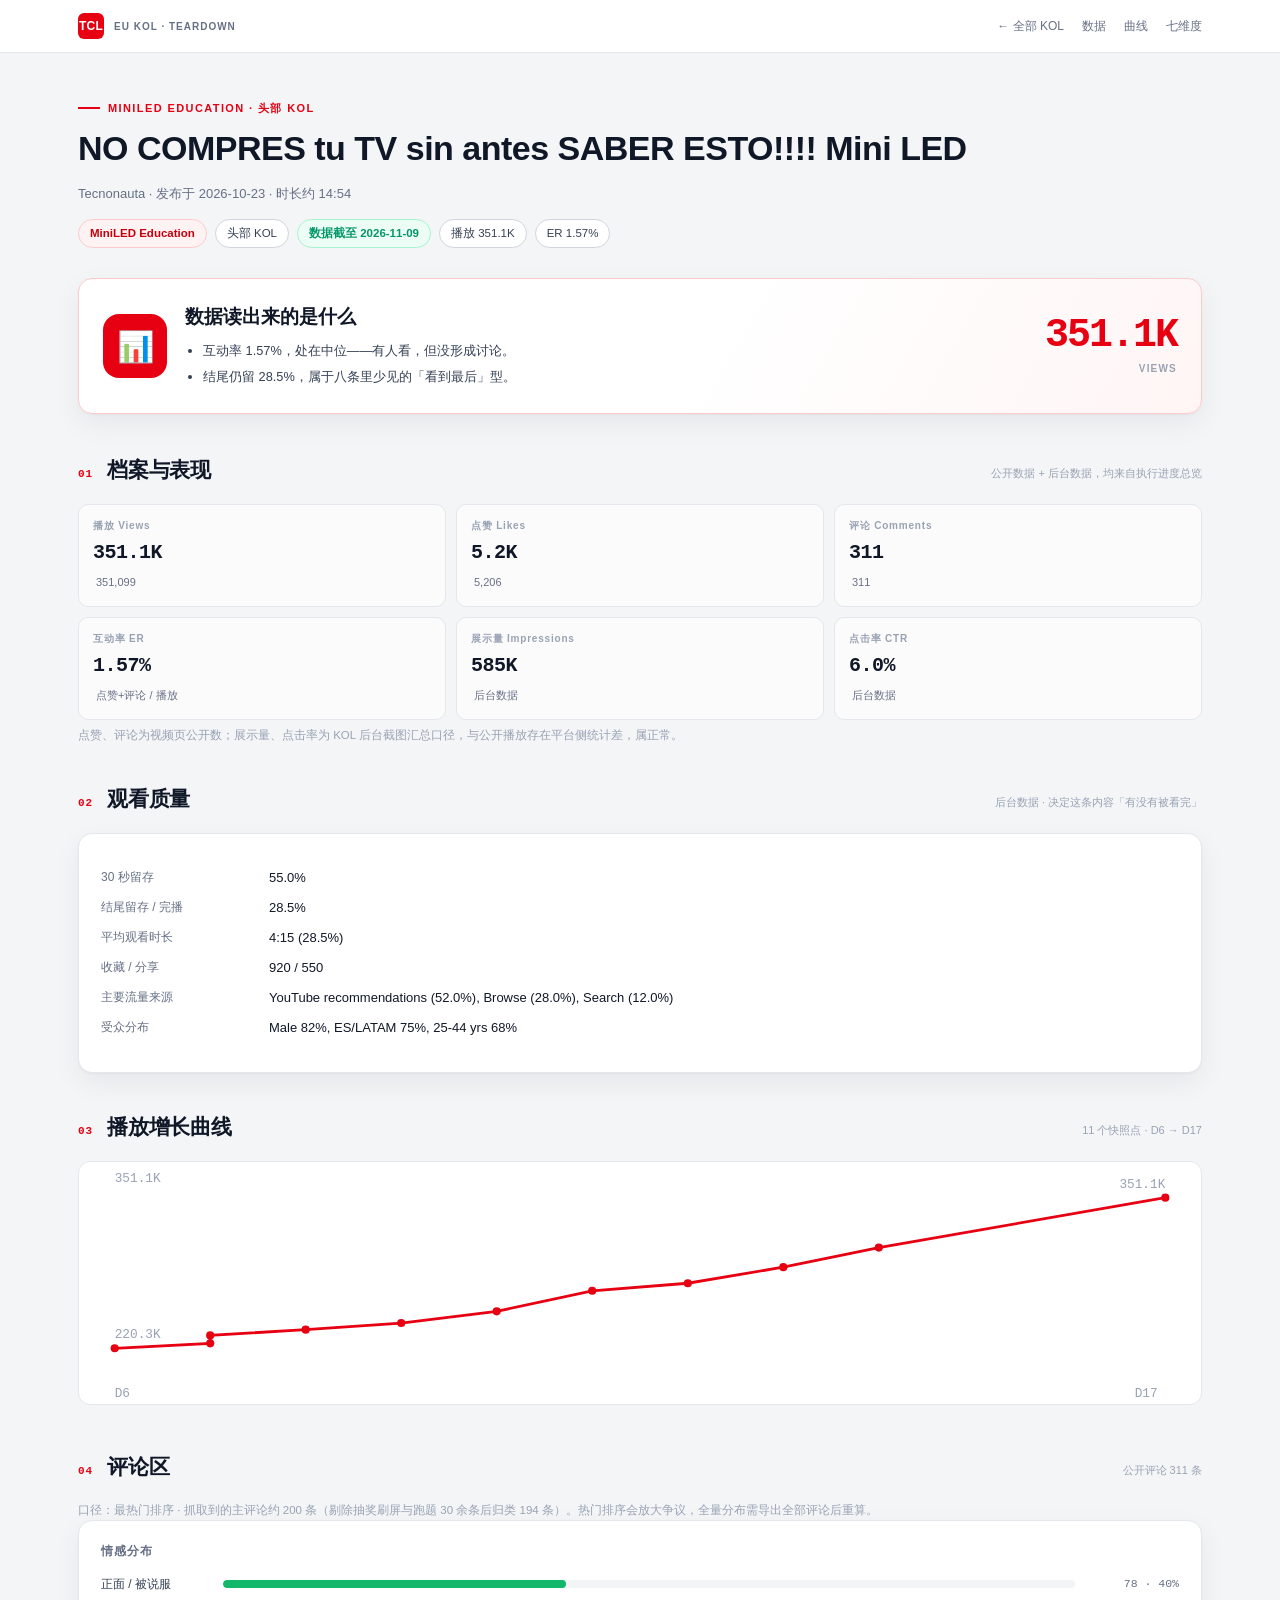
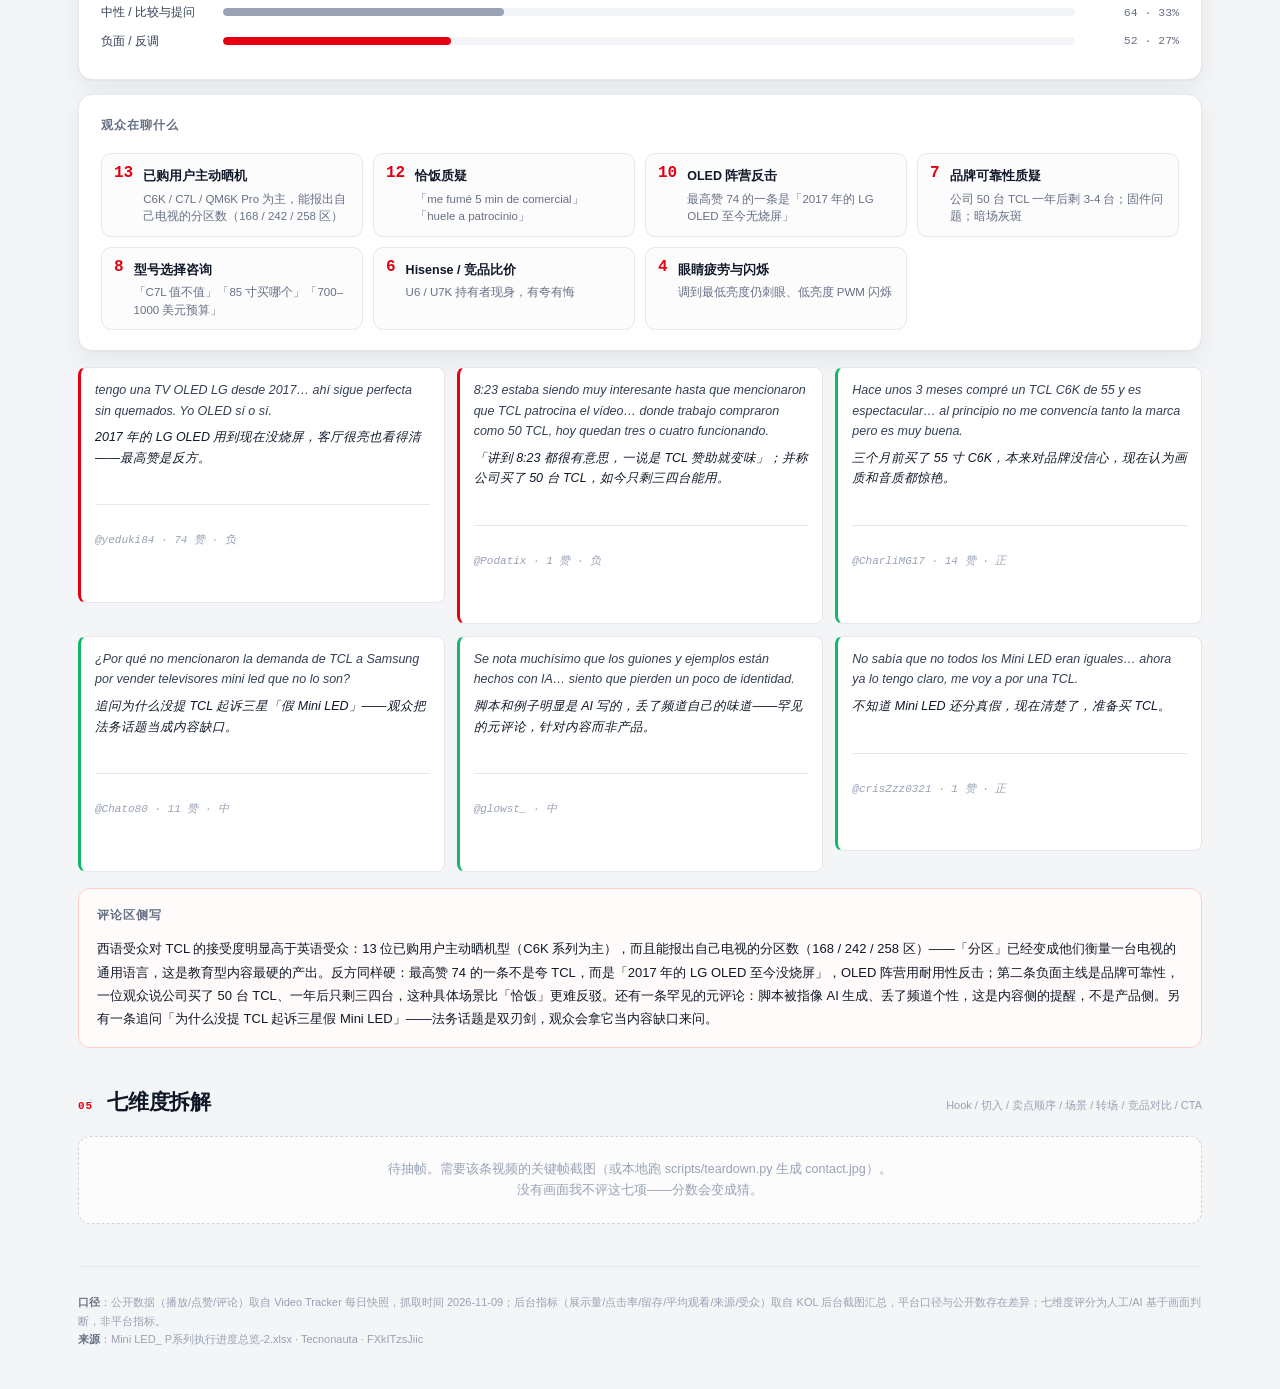
<file: reports/tecnonauta.html>
<!doctype html>
<html lang="zh-CN"><head><meta charset="utf-8">
<meta name="viewport" content="width=device-width, initial-scale=1">
<title>Tecnonauta · NO COMPRES tu TV sin antes SABER ESTO!!!! Mini LED</title>
<link rel="stylesheet" href="../style.css">
<style>
.line{width:100%;height:auto;background:#fff;border:1px solid var(--line);border-radius:12px}
.ax{font-size:10px;fill:#98a2b3;font-family:ui-monospace,monospace}
.note{font-size:11.5px;color:#98a2b3;margin:6px 0 0}
.kv{display:grid;grid-template-columns:150px 1fr;gap:8px 18px;font-size:13px}
.kv dt{color:#667085;font-size:12px}.kv dd{margin:0;color:#101828}
.fact b{display:block;margin-top:2px}
.sbar{display:flex;height:34px;border-radius:8px;overflow:hidden;font-size:11.5px;color:#fff}
.seg{display:flex;align-items:center;justify-content:center;white-space:nowrap}
.seg.pos{background:#12b76a}.seg.neu{background:#98a2b3}.seg.neg{background:#e60012}
.topics{list-style:none;padding:0;margin:18px 0 0;display:grid;grid-template-columns:1fr 1fr;gap:10px}
.topics li{border:1px solid var(--line);border-radius:10px;padding:12px 14px;display:grid;grid-template-columns:1fr auto;gap:4px 10px}
.topics b{font-size:13px;color:#101828}.topics em{font-style:normal;color:#e60012;font-weight:700;font-size:13px}
.topics small{grid-column:1/-1;color:#667085;font-size:11.5px;line-height:1.5}
.quotes{display:grid;gap:10px;margin-top:16px}
.quote{border:1px solid var(--line);border-left:3px solid #98a2b3;border-radius:10px;padding:12px 14px;background:#fff}
.quote.正{border-left-color:#12b76a}.quote.负{border-left-color:#e60012}
.qhead{display:flex;align-items:center;gap:10px;font-size:12px;color:#667085;margin-bottom:6px}
.qhead b{color:#101828}.likes{margin-left:auto}
.tag{padding:1px 6px;border-radius:4px;font-size:10.5px;background:#f2f4f7;color:#475467}
.tag.t正{background:#e6f7ee;color:#0b7a4b}.tag.t负{background:#fdecec;color:#c00}.tag.t中{background:#f2f4f7}
.quote p{margin:0;font-size:12.5px;line-height:1.6}
.quote .en{color:#344054}.quote .zh{color:#667085;margin-top:4px;font-size:12px}
.readout{margin-top:16px;border:1px solid var(--line);border-radius:12px;padding:16px 18px;background:#fffbfb}
.readout b{color:#e60012;font-size:12px;letter-spacing:.06em}
.readout p{margin:8px 0 0;font-size:13px;line-height:1.75;color:#344054}
h3.mini{font-size:12px;letter-spacing:.08em;text-transform:uppercase;color:#667085;font-weight:600;margin:0 0 12px}
.bar-row{display:grid;grid-template-columns:110px 1fr 92px;align-items:center;gap:12px;margin:8px 0}
.bar-label{font-size:12px;color:#344054}
.bar-track{height:8px;background:#f2f4f7;border-radius:6px;overflow:hidden}
.bar-fill{height:8px;border-radius:6px}
.bar-val{font-size:11.5px;color:#667085;font-family:ui-monospace,monospace;text-align:right}
.topics{display:grid;grid-template-columns:repeat(auto-fit,minmax(230px,1fr));gap:10px}
.topic{display:flex;gap:10px;align-items:flex-start;background:#fcfcfd;border:1px solid var(--line);border-radius:10px;padding:10px 12px}
.topic b{font-family:ui-monospace,monospace;color:#e60012;font-size:16px;line-height:1.2}
.topic span{font-size:12.5px;color:#101828;font-weight:600}
.topic small{display:block;font-size:11.5px;color:#667085;margin-top:3px;line-height:1.5}
.quotes{display:grid;grid-template-columns:repeat(auto-fit,minmax(300px,1fr));gap:12px;margin-top:16px;align-items:start}
.quote{margin:0;border:1px solid var(--line);border-left:3px solid #12b76a;border-radius:8px;padding:12px 14px;background:#fff}
.quote.neg{border-left-color:#e60012}
.quote p{font-size:12.5px;line-height:1.65;color:#344054;margin:0 0 6px}
.quote .qzh{color:#101828;font-size:12.5px}
.quote footer{font-size:11px;color:#98a2b3;font-family:ui-monospace,monospace}
.readout{margin-top:16px;border:1px solid #fecdca;background:#fffbfa;border-radius:12px;padding:16px 18px}
.readout p{margin:0;font-size:13px;line-height:1.8;color:#101828}
.pend{border:1px dashed #d0d5dd;border-radius:12px;padding:22px;text-align:center;color:#98a2b3;font-size:12.5px;background:#fcfcfd}
</style></head><body>
<div class="topbar"><div class="wrap">
  <div class="brand"><span class="logo">TCL</span><small>EU KOL · TEARDOWN</small></div>
  <div class="nav"><a href="index.html">← 全部 KOL</a><a href="#profile">数据</a><a href="#curve">曲线</a><a href="#dims">七维度</a></div>
</div></div>
<div class="wrap">
  <div class="hero">
    <span class="kicker">MiniLED Education · 头部 KOL</span>
    <h1>NO COMPRES tu TV sin antes SABER ESTO!!!! Mini LED</h1>
    <p class="sub">Tecnonauta · 发布于 2026-10-23 · 时长约 14:54</p>
    <div class="hero-meta">
      <span class="chip red">MiniLED Education</span>
      <span class="chip">头部 KOL</span>
      <span class="chip green">数据截至 2026-11-09</span>
      <span class="chip">播放 351.1K</span>
      <span class="chip">ER 1.57%</span>
    </div>
  </div>

  <div class="verdict">
    <div class="ico">📊</div>
    <div><h2>数据读出来的是什么</h2>
      <ul class="tight"><li>互动率 1.57%，处在中位——有人看，但没形成讨论。</li><li>结尾仍留 28.5%，属于八条里少见的「看到最后」型。</li></ul></div>
    <div class="score-big"><b>351.1K</b><span>VIEWS</span></div>
  </div>

  <section id="profile">
    <div class="sec-head"><span class="sec-no">01</span><h2>档案与表现</h2><span class="hint">公开数据 + 后台数据，均来自执行进度总览</span></div>
    <div class="facts"><div class="fact"><span>播放 Views</span><b>351.1K</b><small>351,099</small></div><div class="fact"><span>点赞 Likes</span><b>5.2K</b><small>5,206</small></div><div class="fact"><span>评论 Comments</span><b>311</b><small>311</small></div><div class="fact"><span>互动率 ER</span><b>1.57%</b><small>点赞+评论 / 播放</small></div><div class="fact"><span>展示量 Impressions</span><b>585K</b><small>后台数据</small></div><div class="fact"><span>点击率 CTR</span><b>6.0%</b><small>后台数据</small></div></div>
    <p class="note">点赞、评论为视频页公开数；展示量、点击率为 KOL 后台截图汇总口径，与公开播放存在平台侧统计差，属正常。</p>
  </section>

  <section>
    <div class="sec-head"><span class="sec-no">02</span><h2>观看质量</h2><span class="hint">后台数据 · 决定这条内容「有没有被看完」</span></div>
    <div class="card pad"><dl class="kv">
      <dt>30 秒留存</dt><dd>55.0%</dd>
      <dt>结尾留存 / 完播</dt><dd>28.5%</dd>
      <dt>平均观看时长</dt><dd>4:15 (28.5%)</dd>
      <dt>收藏 / 分享</dt><dd>920 / 550</dd>
      <dt>主要流量来源</dt><dd>YouTube recommendations (52.0%), Browse (28.0%), Search (12.0%)</dd>
      <dt>受众分布</dt><dd>Male 82%, ES/LATAM 75%, 25-44 yrs 68%</dd>
    </dl></div>
  </section>

  <section id="curve">
    <div class="sec-head"><span class="sec-no">03</span><h2>播放增长曲线</h2><span class="hint">11 个快照点 · D6 → D17</span></div>
    <svg viewBox="0 0 880 190" class="line"><polyline points="28.0,146.1 102.9,142.2 102.9,136.0 177.8,131.5 252.7,126.3 327.6,117.1 402.5,101.0 477.5,95.1 552.4,82.5 627.3,67.1 852.0,28.0" fill="none" stroke="#e60012" stroke-width="2.2"/><circle cx="28.0" cy="146.1" r="3.2" fill="#e60012"/><circle cx="102.9" cy="142.2" r="3.2" fill="#e60012"/><circle cx="102.9" cy="136.0" r="3.2" fill="#e60012"/><circle cx="177.8" cy="131.5" r="3.2" fill="#e60012"/><circle cx="252.7" cy="126.3" r="3.2" fill="#e60012"/><circle cx="327.6" cy="117.1" r="3.2" fill="#e60012"/><circle cx="402.5" cy="101.0" r="3.2" fill="#e60012"/><circle cx="477.5" cy="95.1" r="3.2" fill="#e60012"/><circle cx="552.4" cy="82.5" r="3.2" fill="#e60012"/><circle cx="627.3" cy="67.1" r="3.2" fill="#e60012"/><circle cx="852.0" cy="28.0" r="3.2" fill="#e60012"/><text x="28" y="184" class="ax">D6</text><text x="828" y="184" class="ax">D17</text><text x="28" y="16" class="ax">351.1K</text><text x="28" y="138" class="ax" text-anchor="start">220.3K</text><text x="852" y="20" class="ax" text-anchor="end">351.1K</text></svg>
  </section>

  <section id="comments">
    <div class="sec-head"><span class="sec-no">04</span><h2>评论区</h2><span class="hint">公开评论 311 条</span></div>
    <p class="note">口径：最热门排序 · 抓取到的主评论约 200 条（剔除抽奖刷屏与跑题 30 余条后归类 194 条）。热门排序会放大争议，全量分布需导出全部评论后重算。</p><div class="card pad"><h3 class="mini">情感分布</h3><div class="bar-row"><span class="bar-label">正面 / 被说服</span><div class="bar-track"><div class="bar-fill" style="width:40.2%;background:#12b76a"></div></div><span class="bar-val">78 · 40%</span></div><div class="bar-row"><span class="bar-label">中性 / 比较与提问</span><div class="bar-track"><div class="bar-fill" style="width:33.0%;background:#98a2b3"></div></div><span class="bar-val">64 · 33%</span></div><div class="bar-row"><span class="bar-label">负面 / 反调</span><div class="bar-track"><div class="bar-fill" style="width:26.8%;background:#e60012"></div></div><span class="bar-val">52 · 27%</span></div></div><div class="card pad" style="margin-top:14px"><h3 class="mini">观众在聊什么</h3><div class="topics"><div class="topic"><b>13</b><div><span>已购用户主动晒机</span><small>C6K / C7L / QM6K Pro 为主，能报出自己电视的分区数（168 / 242 / 258 区）</small></div></div><div class="topic"><b>12</b><div><span>恰饭质疑</span><small>「me fumé 5 min de comercial」「huele a patrocinio」</small></div></div><div class="topic"><b>10</b><div><span>OLED 阵营反击</span><small>最高赞 74 的一条是「2017 年的 LG OLED 至今无烧屏」</small></div></div><div class="topic"><b>7</b><div><span>品牌可靠性质疑</span><small>公司 50 台 TCL 一年后剩 3-4 台；固件问题；暗场灰斑</small></div></div><div class="topic"><b>8</b><div><span>型号选择咨询</span><small>「C7L 值不值」「85 寸买哪个」「700–1000 美元预算」</small></div></div><div class="topic"><b>6</b><div><span>Hisense / 竞品比价</span><small>U6 / U7K 持有者现身，有夸有悔</small></div></div><div class="topic"><b>4</b><div><span>眼睛疲劳与闪烁</span><small>调到最低亮度仍刺眼、低亮度 PWM 闪烁</small></div></div></div></div><div class="quotes"><blockquote class="quote neg"><p>tengo una TV OLED LG desde 2017… ahí sigue perfecta sin quemados. Yo OLED sí o sí.</p><p class="qzh">2017 年的 LG OLED 用到现在没烧屏，客厅很亮也看得清——最高赞是反方。</p><footer>@yeduki84 · 74 赞 · 负</footer></blockquote><blockquote class="quote neg"><p>8:23 estaba siendo muy interesante hasta que mencionaron que TCL patrocina el vídeo… donde trabajo compraron como 50 TCL, hoy quedan tres o cuatro funcionando.</p><p class="qzh">「讲到 8:23 都很有意思，一说是 TCL 赞助就变味」；并称公司买了 50 台 TCL，如今只剩三四台能用。</p><footer>@Podatix · 1 赞 · 负</footer></blockquote><blockquote class="quote "><p>Hace unos 3 meses compré un TCL C6K de 55 y es espectacular… al principio no me convencía tanto la marca pero es muy buena.</p><p class="qzh">三个月前买了 55 寸 C6K，本来对品牌没信心，现在认为画质和音质都惊艳。</p><footer>@CharliMG17 · 14 赞 · 正</footer></blockquote><blockquote class="quote "><p>¿Por qué no mencionaron la demanda de TCL a Samsung por vender televisores mini led que no lo son?</p><p class="qzh">追问为什么没提 TCL 起诉三星「假 Mini LED」——观众把法务话题当成内容缺口。</p><footer>@Chato80 · 11 赞 · 中</footer></blockquote><blockquote class="quote "><p>Se nota muchísimo que los guiones y ejemplos están hechos con IA… siento que pierden un poco de identidad.</p><p class="qzh">脚本和例子明显是 AI 写的，丢了频道自己的味道——罕见的元评论，针对内容而非产品。</p><footer>@glowst_ · 中</footer></blockquote><blockquote class="quote "><p>No sabía que no todos los Mini LED eran iguales… ahora ya lo tengo claro, me voy a por una TCL.</p><p class="qzh">不知道 Mini LED 还分真假，现在清楚了，准备买 TCL。</p><footer>@crisZzz0321 · 1 赞 · 正</footer></blockquote></div><div class="readout"><h3 class="mini">评论区侧写</h3><p>西语受众对 TCL 的接受度明显高于英语受众：13 位已购用户主动晒机型（C6K 系列为主），而且能报出自己电视的分区数（168 / 242 / 258 区）——「分区」已经变成他们衡量一台电视的通用语言，这是教育型内容最硬的产出。反方同样硬：最高赞 74 的一条不是夸 TCL，而是「2017 年的 LG OLED 至今没烧屏」，OLED 阵营用耐用性反击；第二条负面主线是品牌可靠性，一位观众说公司买了 50 台 TCL、一年后只剩三四台，这种具体场景比「恰饭」更难反驳。还有一条罕见的元评论：脚本被指像 AI 生成、丢了频道个性，这是内容侧的提醒，不是产品侧。另有一条追问「为什么没提 TCL 起诉三星假 Mini LED」——法务话题是双刃剑，观众会拿它当内容缺口来问。</p></div>
  </section>

  <section id="dims">
    <div class="sec-head"><span class="sec-no">05</span><h2>七维度拆解</h2><span class="hint">Hook / 切入 / 卖点顺序 / 场景 / 转场 / 竞品对比 / CTA</span></div>
    <div class="pend">待抽帧。需要该条视频的关键帧截图（或本地跑 scripts/teardown.py 生成 contact.jpg）。<br>没有画面我不评这七项——分数会变成猜。</div>
  </section>

  <footer><b>口径</b>：公开数据（播放/点赞/评论）取自 Video Tracker 每日快照，抓取时间 2026-11-09；后台指标（展示量/点击率/留存/平均观看/来源/受众）取自 KOL 后台截图汇总，平台口径与公开数存在差异；七维度评分为人工/AI 基于画面判断，非平台指标。<br>
  <b>来源</b>：Mini LED_ P系列执行进度总览-2.xlsx · Tecnonauta · FXkITzsJiic</footer>
</div></body></html>
</file>
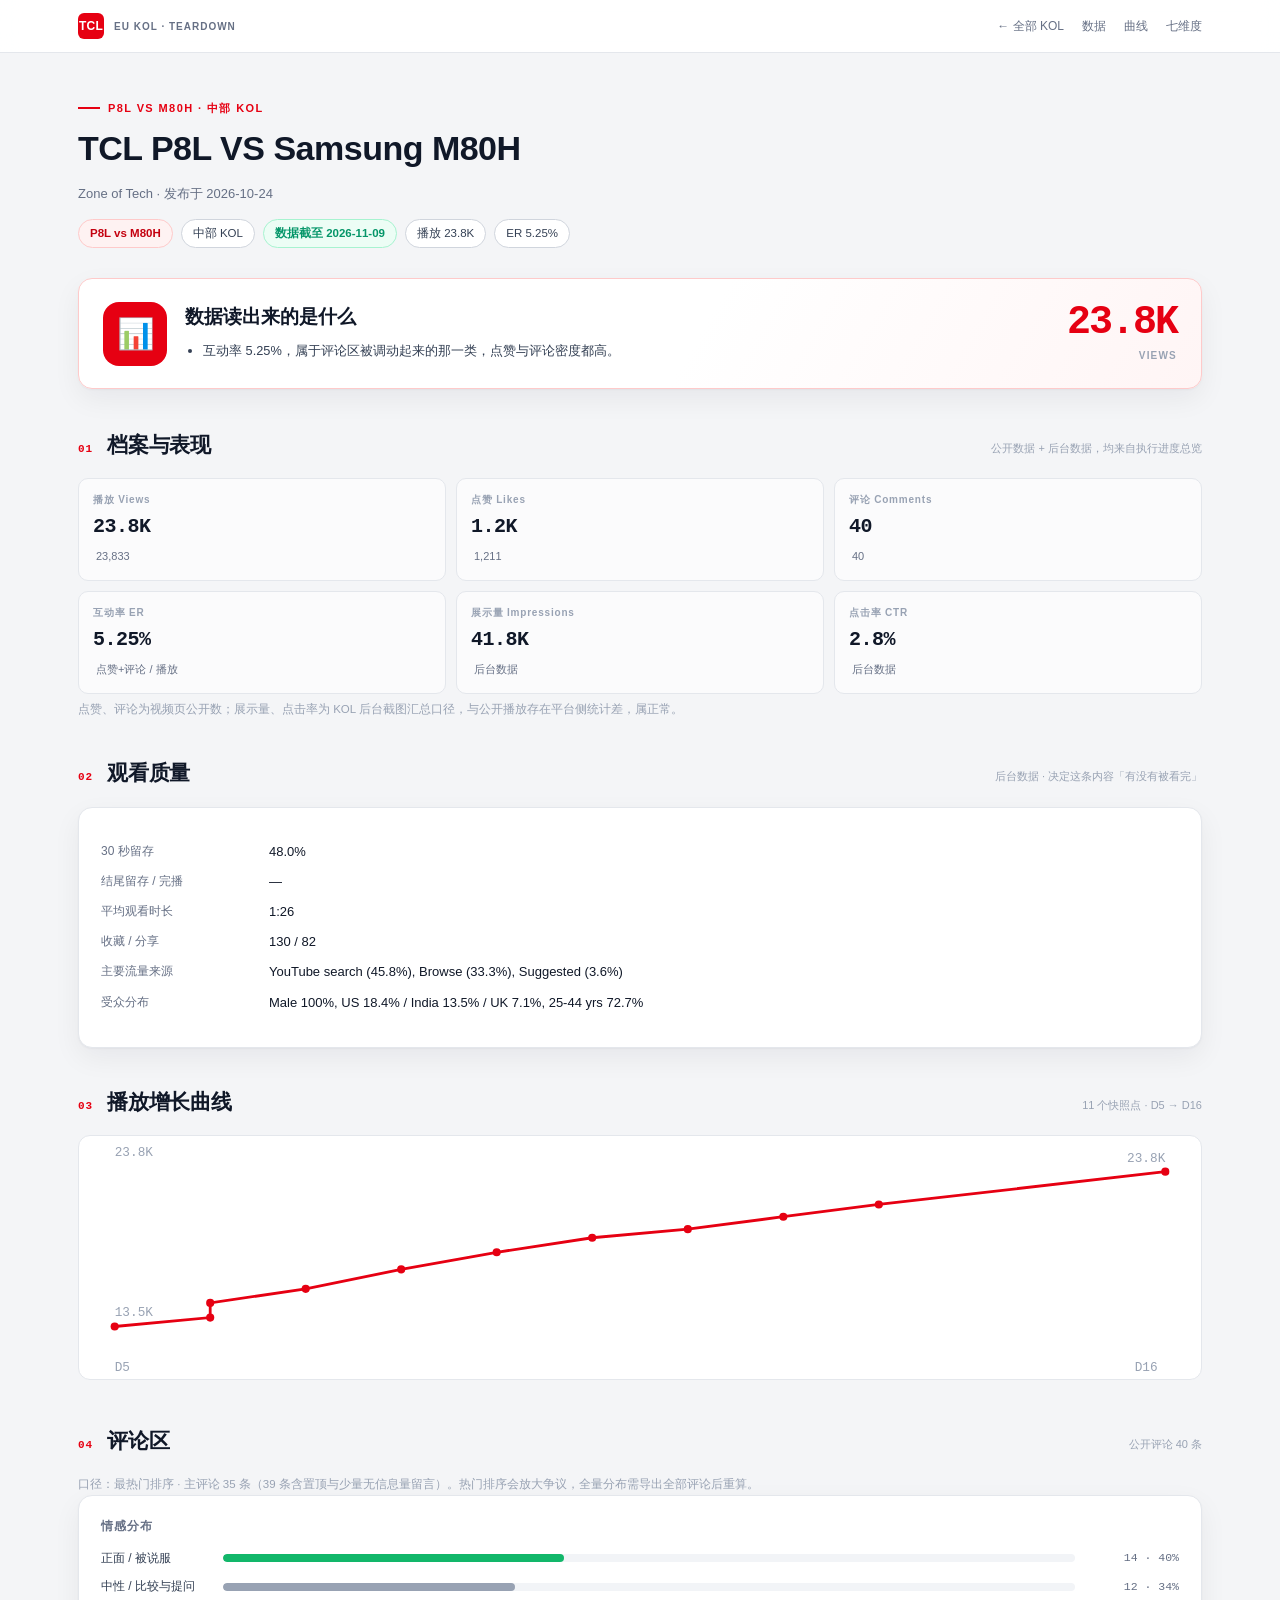
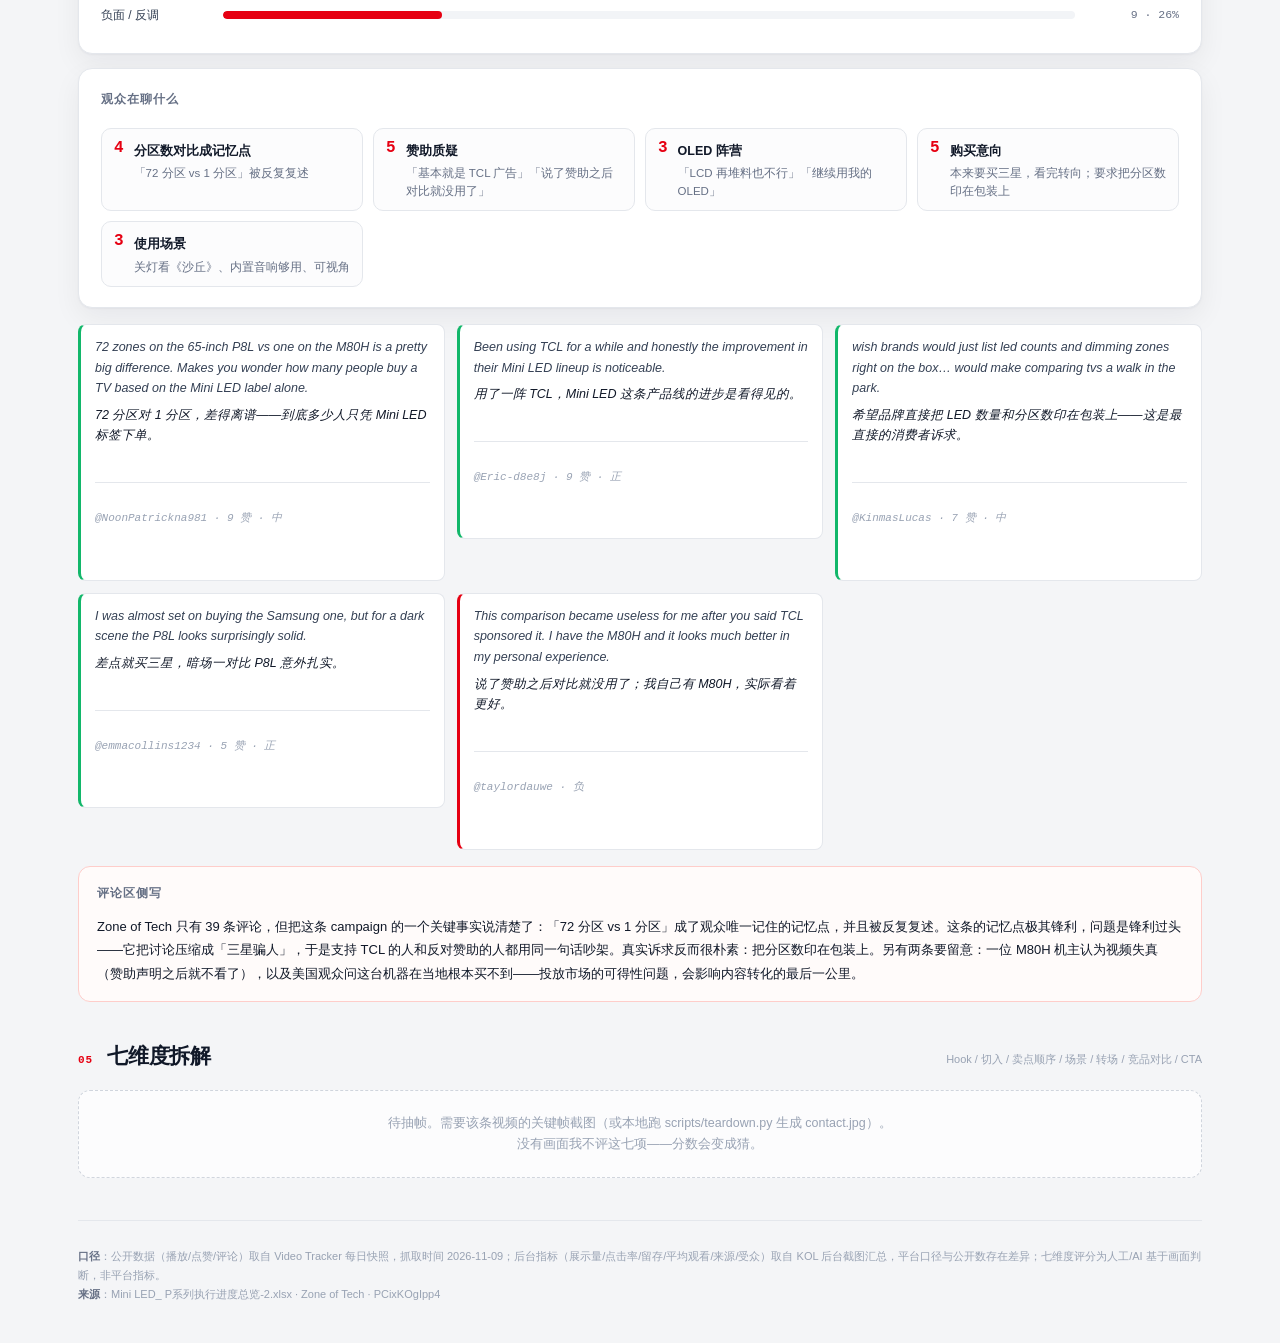
<file: reports/zoneoftech.html>
<!doctype html>
<html lang="zh-CN"><head><meta charset="utf-8">
<meta name="viewport" content="width=device-width, initial-scale=1">
<title>Zone of Tech · TCL P8L VS Samsung M80H</title>
<link rel="stylesheet" href="../style.css">
<style>
.line{width:100%;height:auto;background:#fff;border:1px solid var(--line);border-radius:12px}
.ax{font-size:10px;fill:#98a2b3;font-family:ui-monospace,monospace}
.note{font-size:11.5px;color:#98a2b3;margin:6px 0 0}
.kv{display:grid;grid-template-columns:150px 1fr;gap:8px 18px;font-size:13px}
.kv dt{color:#667085;font-size:12px}.kv dd{margin:0;color:#101828}
.fact b{display:block;margin-top:2px}
.sbar{display:flex;height:34px;border-radius:8px;overflow:hidden;font-size:11.5px;color:#fff}
.seg{display:flex;align-items:center;justify-content:center;white-space:nowrap}
.seg.pos{background:#12b76a}.seg.neu{background:#98a2b3}.seg.neg{background:#e60012}
.topics{list-style:none;padding:0;margin:18px 0 0;display:grid;grid-template-columns:1fr 1fr;gap:10px}
.topics li{border:1px solid var(--line);border-radius:10px;padding:12px 14px;display:grid;grid-template-columns:1fr auto;gap:4px 10px}
.topics b{font-size:13px;color:#101828}.topics em{font-style:normal;color:#e60012;font-weight:700;font-size:13px}
.topics small{grid-column:1/-1;color:#667085;font-size:11.5px;line-height:1.5}
.quotes{display:grid;gap:10px;margin-top:16px}
.quote{border:1px solid var(--line);border-left:3px solid #98a2b3;border-radius:10px;padding:12px 14px;background:#fff}
.quote.正{border-left-color:#12b76a}.quote.负{border-left-color:#e60012}
.qhead{display:flex;align-items:center;gap:10px;font-size:12px;color:#667085;margin-bottom:6px}
.qhead b{color:#101828}.likes{margin-left:auto}
.tag{padding:1px 6px;border-radius:4px;font-size:10.5px;background:#f2f4f7;color:#475467}
.tag.t正{background:#e6f7ee;color:#0b7a4b}.tag.t负{background:#fdecec;color:#c00}.tag.t中{background:#f2f4f7}
.quote p{margin:0;font-size:12.5px;line-height:1.6}
.quote .en{color:#344054}.quote .zh{color:#667085;margin-top:4px;font-size:12px}
.readout{margin-top:16px;border:1px solid var(--line);border-radius:12px;padding:16px 18px;background:#fffbfb}
.readout b{color:#e60012;font-size:12px;letter-spacing:.06em}
.readout p{margin:8px 0 0;font-size:13px;line-height:1.75;color:#344054}
h3.mini{font-size:12px;letter-spacing:.08em;text-transform:uppercase;color:#667085;font-weight:600;margin:0 0 12px}
.bar-row{display:grid;grid-template-columns:110px 1fr 92px;align-items:center;gap:12px;margin:8px 0}
.bar-label{font-size:12px;color:#344054}
.bar-track{height:8px;background:#f2f4f7;border-radius:6px;overflow:hidden}
.bar-fill{height:8px;border-radius:6px}
.bar-val{font-size:11.5px;color:#667085;font-family:ui-monospace,monospace;text-align:right}
.topics{display:grid;grid-template-columns:repeat(auto-fit,minmax(230px,1fr));gap:10px}
.topic{display:flex;gap:10px;align-items:flex-start;background:#fcfcfd;border:1px solid var(--line);border-radius:10px;padding:10px 12px}
.topic b{font-family:ui-monospace,monospace;color:#e60012;font-size:16px;line-height:1.2}
.topic span{font-size:12.5px;color:#101828;font-weight:600}
.topic small{display:block;font-size:11.5px;color:#667085;margin-top:3px;line-height:1.5}
.quotes{display:grid;grid-template-columns:repeat(auto-fit,minmax(300px,1fr));gap:12px;margin-top:16px;align-items:start}
.quote{margin:0;border:1px solid var(--line);border-left:3px solid #12b76a;border-radius:8px;padding:12px 14px;background:#fff}
.quote.neg{border-left-color:#e60012}
.quote p{font-size:12.5px;line-height:1.65;color:#344054;margin:0 0 6px}
.quote .qzh{color:#101828;font-size:12.5px}
.quote footer{font-size:11px;color:#98a2b3;font-family:ui-monospace,monospace}
.readout{margin-top:16px;border:1px solid #fecdca;background:#fffbfa;border-radius:12px;padding:16px 18px}
.readout p{margin:0;font-size:13px;line-height:1.8;color:#101828}
.pend{border:1px dashed #d0d5dd;border-radius:12px;padding:22px;text-align:center;color:#98a2b3;font-size:12.5px;background:#fcfcfd}
</style></head><body>
<div class="topbar"><div class="wrap">
  <div class="brand"><span class="logo">TCL</span><small>EU KOL · TEARDOWN</small></div>
  <div class="nav"><a href="index.html">← 全部 KOL</a><a href="#profile">数据</a><a href="#curve">曲线</a><a href="#dims">七维度</a></div>
</div></div>
<div class="wrap">
  <div class="hero">
    <span class="kicker">P8L vs M80H · 中部 KOL</span>
    <h1>TCL P8L VS Samsung M80H</h1>
    <p class="sub">Zone of Tech · 发布于 2026-10-24</p>
    <div class="hero-meta">
      <span class="chip red">P8L vs M80H</span>
      <span class="chip">中部 KOL</span>
      <span class="chip green">数据截至 2026-11-09</span>
      <span class="chip">播放 23.8K</span>
      <span class="chip">ER 5.25%</span>
    </div>
  </div>

  <div class="verdict">
    <div class="ico">📊</div>
    <div><h2>数据读出来的是什么</h2>
      <ul class="tight"><li>互动率 5.25%，属于评论区被调动起来的那一类，点赞与评论密度都高。</li></ul></div>
    <div class="score-big"><b>23.8K</b><span>VIEWS</span></div>
  </div>

  <section id="profile">
    <div class="sec-head"><span class="sec-no">01</span><h2>档案与表现</h2><span class="hint">公开数据 + 后台数据，均来自执行进度总览</span></div>
    <div class="facts"><div class="fact"><span>播放 Views</span><b>23.8K</b><small>23,833</small></div><div class="fact"><span>点赞 Likes</span><b>1.2K</b><small>1,211</small></div><div class="fact"><span>评论 Comments</span><b>40</b><small>40</small></div><div class="fact"><span>互动率 ER</span><b>5.25%</b><small>点赞+评论 / 播放</small></div><div class="fact"><span>展示量 Impressions</span><b>41.8K</b><small>后台数据</small></div><div class="fact"><span>点击率 CTR</span><b>2.8%</b><small>后台数据</small></div></div>
    <p class="note">点赞、评论为视频页公开数；展示量、点击率为 KOL 后台截图汇总口径，与公开播放存在平台侧统计差，属正常。</p>
  </section>

  <section>
    <div class="sec-head"><span class="sec-no">02</span><h2>观看质量</h2><span class="hint">后台数据 · 决定这条内容「有没有被看完」</span></div>
    <div class="card pad"><dl class="kv">
      <dt>30 秒留存</dt><dd>48.0%</dd>
      <dt>结尾留存 / 完播</dt><dd>—</dd>
      <dt>平均观看时长</dt><dd>1:26</dd>
      <dt>收藏 / 分享</dt><dd>130 / 82</dd>
      <dt>主要流量来源</dt><dd>YouTube search (45.8%), Browse (33.3%), Suggested (3.6%)</dd>
      <dt>受众分布</dt><dd>Male 100%, US 18.4% / India 13.5% / UK 7.1%, 25-44 yrs 72.7%</dd>
    </dl></div>
  </section>

  <section id="curve">
    <div class="sec-head"><span class="sec-no">03</span><h2>播放增长曲线</h2><span class="hint">11 个快照点 · D5 → D16</span></div>
    <svg viewBox="0 0 880 190" class="line"><polyline points="28.0,149.4 102.9,142.4 102.9,130.9 177.8,119.9 252.7,104.6 327.6,91.2 402.5,79.8 477.5,73.1 552.4,63.3 627.3,53.7 852.0,28.0" fill="none" stroke="#e60012" stroke-width="2.2"/><circle cx="28.0" cy="149.4" r="3.2" fill="#e60012"/><circle cx="102.9" cy="142.4" r="3.2" fill="#e60012"/><circle cx="102.9" cy="130.9" r="3.2" fill="#e60012"/><circle cx="177.8" cy="119.9" r="3.2" fill="#e60012"/><circle cx="252.7" cy="104.6" r="3.2" fill="#e60012"/><circle cx="327.6" cy="91.2" r="3.2" fill="#e60012"/><circle cx="402.5" cy="79.8" r="3.2" fill="#e60012"/><circle cx="477.5" cy="73.1" r="3.2" fill="#e60012"/><circle cx="552.4" cy="63.3" r="3.2" fill="#e60012"/><circle cx="627.3" cy="53.7" r="3.2" fill="#e60012"/><circle cx="852.0" cy="28.0" r="3.2" fill="#e60012"/><text x="28" y="184" class="ax">D5</text><text x="828" y="184" class="ax">D16</text><text x="28" y="16" class="ax">23.8K</text><text x="28" y="141" class="ax" text-anchor="start">13.5K</text><text x="852" y="20" class="ax" text-anchor="end">23.8K</text></svg>
  </section>

  <section id="comments">
    <div class="sec-head"><span class="sec-no">04</span><h2>评论区</h2><span class="hint">公开评论 40 条</span></div>
    <p class="note">口径：最热门排序 · 主评论 35 条（39 条含置顶与少量无信息量留言）。热门排序会放大争议，全量分布需导出全部评论后重算。</p><div class="card pad"><h3 class="mini">情感分布</h3><div class="bar-row"><span class="bar-label">正面 / 被说服</span><div class="bar-track"><div class="bar-fill" style="width:40.0%;background:#12b76a"></div></div><span class="bar-val">14 · 40%</span></div><div class="bar-row"><span class="bar-label">中性 / 比较与提问</span><div class="bar-track"><div class="bar-fill" style="width:34.3%;background:#98a2b3"></div></div><span class="bar-val">12 · 34%</span></div><div class="bar-row"><span class="bar-label">负面 / 反调</span><div class="bar-track"><div class="bar-fill" style="width:25.7%;background:#e60012"></div></div><span class="bar-val">9 · 26%</span></div></div><div class="card pad" style="margin-top:14px"><h3 class="mini">观众在聊什么</h3><div class="topics"><div class="topic"><b>4</b><div><span>分区数对比成记忆点</span><small>「72 分区 vs 1 分区」被反复复述</small></div></div><div class="topic"><b>5</b><div><span>赞助质疑</span><small>「基本就是 TCL 广告」「说了赞助之后对比就没用了」</small></div></div><div class="topic"><b>3</b><div><span>OLED 阵营</span><small>「LCD 再堆料也不行」「继续用我的 OLED」</small></div></div><div class="topic"><b>5</b><div><span>购买意向</span><small>本来要买三星，看完转向；要求把分区数印在包装上</small></div></div><div class="topic"><b>3</b><div><span>使用场景</span><small>关灯看《沙丘》、内置音响够用、可视角</small></div></div></div></div><div class="quotes"><blockquote class="quote "><p>72 zones on the 65-inch P8L vs one on the M80H is a pretty big difference. Makes you wonder how many people buy a TV based on the Mini LED label alone.</p><p class="qzh">72 分区对 1 分区，差得离谱——到底多少人只凭 Mini LED 标签下单。</p><footer>@NoonPatrickna981 · 9 赞 · 中</footer></blockquote><blockquote class="quote "><p>Been using TCL for a while and honestly the improvement in their Mini LED lineup is noticeable.</p><p class="qzh">用了一阵 TCL，Mini LED 这条产品线的进步是看得见的。</p><footer>@Eric-d8e8j · 9 赞 · 正</footer></blockquote><blockquote class="quote "><p>wish brands would just list led counts and dimming zones right on the box… would make comparing tvs a walk in the park.</p><p class="qzh">希望品牌直接把 LED 数量和分区数印在包装上——这是最直接的消费者诉求。</p><footer>@KinmasLucas · 7 赞 · 中</footer></blockquote><blockquote class="quote "><p>I was almost set on buying the Samsung one, but for a dark scene the P8L looks surprisingly solid.</p><p class="qzh">差点就买三星，暗场一对比 P8L 意外扎实。</p><footer>@emmacollins1234 · 5 赞 · 正</footer></blockquote><blockquote class="quote neg"><p>This comparison became useless for me after you said TCL sponsored it. I have the M80H and it looks much better in my personal experience.</p><p class="qzh">说了赞助之后对比就没用了；我自己有 M80H，实际看着更好。</p><footer>@taylordauwe · 负</footer></blockquote></div><div class="readout"><h3 class="mini">评论区侧写</h3><p>Zone of Tech 只有 39 条评论，但把这条 campaign 的一个关键事实说清楚了：「72 分区 vs 1 分区」成了观众唯一记住的记忆点，并且被反复复述。这条的记忆点极其锋利，问题是锋利过头——它把讨论压缩成「三星骗人」，于是支持 TCL 的人和反对赞助的人都用同一句话吵架。真实诉求反而很朴素：把分区数印在包装上。另有两条要留意：一位 M80H 机主认为视频失真（赞助声明之后就不看了），以及美国观众问这台机器在当地根本买不到——投放市场的可得性问题，会影响内容转化的最后一公里。</p></div>
  </section>

  <section id="dims">
    <div class="sec-head"><span class="sec-no">05</span><h2>七维度拆解</h2><span class="hint">Hook / 切入 / 卖点顺序 / 场景 / 转场 / 竞品对比 / CTA</span></div>
    <div class="pend">待抽帧。需要该条视频的关键帧截图（或本地跑 scripts/teardown.py 生成 contact.jpg）。<br>没有画面我不评这七项——分数会变成猜。</div>
  </section>

  <footer><b>口径</b>：公开数据（播放/点赞/评论）取自 Video Tracker 每日快照，抓取时间 2026-11-09；后台指标（展示量/点击率/留存/平均观看/来源/受众）取自 KOL 后台截图汇总，平台口径与公开数存在差异；七维度评分为人工/AI 基于画面判断，非平台指标。<br>
  <b>来源</b>：Mini LED_ P系列执行进度总览-2.xlsx · Zone of Tech · PCixKOgIpp4</footer>
</div></body></html>
</file>
<file: style.css>
/* TCL Video Teardown · red/white */
:root{
  --bg:#f4f5f7; --card:#fff; --line:#e4e7ec; --line2:#d0d5dd;
  --ink:#101828; --ink2:#344054; --muted:#667085; --dim:#98a2b3;
  --red:#e60012; --red2:#c4000f; --redsoft:#fef2f2; --redsoft2:#fee2e2;
  --blue:#2563eb; --bluesoft:#eff6ff; --cyan:#0891b2; --cyansoft:#ecfeff;
  --amber:#d97706; --ambersoft:#fffbeb; --green:#059669; --greensoft:#ecfdf5;
  --purple:#7c3aed; --purplesoft:#f5f3ff;
  --shadow:0 1px 2px rgba(16,24,40,.04),0 10px 28px rgba(16,24,40,.06);
  --mono:"SF Mono",ui-monospace,Menlo,Consolas,monospace;
  --radius:14px;
}
*{box-sizing:border-box}
html{scroll-behavior:smooth}
body{
  margin:0;background:var(--bg);color:var(--ink);
  font-family:-apple-system,BlinkMacSystemFont,"Segoe UI","PingFang SC","Hiragino Sans GB","Microsoft YaHei",sans-serif;
  font-size:14px;line-height:1.7;-webkit-font-smoothing:antialiased;
}
a{color:var(--red);text-decoration:none}
.wrap{max-width:1180px;margin:0 auto;padding:0 28px}
/* top bar */
.topbar{position:sticky;top:0;z-index:50;background:rgba(255,255,255,.92);backdrop-filter:blur(12px);border-bottom:1px solid var(--line)}
.topbar .wrap{display:flex;align-items:center;gap:22px;height:52px}
.brand{display:flex;align-items:center;gap:10px;font-weight:800;letter-spacing:.2px}
.brand .logo{width:26px;height:26px;border-radius:6px;background:var(--red);color:#fff;display:grid;place-items:center;font-size:12px;font-weight:900}
.brand small{font-weight:600;color:var(--muted);letter-spacing:1px;font-size:10px}
.nav{display:flex;gap:18px;font-size:12px;color:var(--muted);margin-left:auto;flex-wrap:wrap}
.nav a{color:var(--muted)}
.nav a:hover{color:var(--red)}
/* hero */
.hero{padding:40px 0 8px}
.kicker{display:inline-flex;align-items:center;gap:8px;font-size:11px;letter-spacing:1.4px;font-weight:700;color:var(--red);text-transform:uppercase}
.kicker::before{content:"";width:22px;height:2px;background:var(--red)}
h1{font-size:34px;line-height:1.25;margin:10px 0 6px;letter-spacing:-.5px}
h1 .thin{color:var(--muted);font-weight:600}
.sub{color:var(--muted);font-size:13px;max-width:820px}
.hero-meta{display:flex;gap:8px;flex-wrap:wrap;margin-top:14px}
.chip{display:inline-flex;align-items:center;gap:6px;border:1px solid var(--line2);background:#fff;border-radius:999px;padding:4px 11px;font-size:11.5px;color:var(--ink2)}
.chip.red{border-color:#fecaca;background:var(--redsoft);color:var(--red2);font-weight:700}
.chip.green{border-color:#a7f3d0;background:var(--greensoft);color:var(--green);font-weight:700}
/* verdict */
.verdict{margin:22px 0 8px;background:linear-gradient(120deg,#fff 0%,#fff 55%,#fff5f5 100%);border:1px solid #fecaca;border-radius:var(--radius);padding:22px 24px;display:grid;grid-template-columns:64px 1fr auto;gap:18px;align-items:center;box-shadow:var(--shadow)}
.verdict .ico{width:64px;height:64px;border-radius:16px;background:var(--red);color:#fff;display:grid;place-items:center;font-size:30px}
.verdict h2{margin:0 0 4px;font-size:19px}
.verdict p{margin:0;color:var(--ink2);font-size:13.5px}
.score-big{text-align:right}
.score-big b{font-family:var(--mono);font-size:40px;line-height:1;color:var(--red);letter-spacing:-2px}
.score-big span{display:block;font-size:10px;letter-spacing:1.2px;color:var(--dim);font-weight:700;margin-top:4px}
/* sections */
section{padding:30px 0 6px}
.sec-head{display:flex;align-items:baseline;gap:14px;margin-bottom:16px}
.sec-no{font-family:var(--mono);font-size:11px;color:var(--red);font-weight:800;letter-spacing:1px}
.sec-head h2{font-size:21px;margin:0;letter-spacing:-.3px}
.sec-head .hint{margin-left:auto;font-size:11px;color:var(--dim)}
.lead{color:var(--muted);font-size:13px;margin:-6px 0 18px}
/* cards & grids */
.card{background:var(--card);border:1px solid var(--line);border-radius:var(--radius);box-shadow:var(--shadow)}
.pad{padding:20px 22px}
.grid{display:grid;gap:14px}
.g2{grid-template-columns:1fr 1fr}
.g3{grid-template-columns:repeat(3,1fr)}
.g4{grid-template-columns:repeat(4,1fr)}
.g23{grid-template-columns:1.2fr .8fr}
/* profile */
.profile{display:grid;grid-template-columns:380px 1fr;gap:16px;align-items:start}
.cover{width:100%;border-radius:12px;display:block;border:1px solid var(--line)}
.cover-cap{font-size:11px;color:var(--dim);margin-top:8px}
.facts{display:grid;grid-template-columns:repeat(3,1fr);gap:10px}
.fact{background:#fbfbfc;border:1px solid var(--line);border-radius:10px;padding:12px 14px}
.fact span{display:block;font-size:10px;letter-spacing:.8px;color:var(--dim);font-weight:700}
.fact b{font-family:var(--mono);font-size:20px;letter-spacing:-.5px}
.fact small{font-size:11px;color:var(--muted);margin-left:3px}
.fact.hot b{color:var(--red)}
/* dimension cards */
.dim{background:#fff;border:1px solid var(--line);border-radius:var(--radius);padding:0;overflow:hidden;box-shadow:var(--shadow)}
.dim-head{display:flex;align-items:center;gap:12px;padding:14px 18px;border-bottom:1px solid var(--line);background:#fcfcfd}
.dim-idx{width:26px;height:26px;border-radius:8px;background:var(--ink);color:#fff;display:grid;place-items:center;font-family:var(--mono);font-size:11px;font-weight:700;flex:none}
.dim-head h3{margin:0;font-size:15px}
.dim-head .seg{font-size:11px;color:var(--dim);font-family:var(--mono);margin-left:auto}
.dim-score{margin-left:10px;font-family:var(--mono);font-weight:800;font-size:15px;color:var(--red)}
.dim-body{padding:16px 18px}
.dim-body p{margin:0 0 10px;color:var(--ink2);font-size:13px}
.dim-body p:last-child{margin-bottom:0}
.label{display:inline-block;font-size:10px;font-weight:800;letter-spacing:.8px;color:var(--dim);margin:10px 0 5px}
.obs{background:var(--redsoft);border-left:3px solid var(--red);border-radius:0 8px 8px 0;padding:9px 12px;font-size:12.5px;color:var(--red2);margin-top:12px}
.shots{display:grid;grid-template-columns:repeat(4,1fr);gap:6px;margin-top:12px}
.shots figure{margin:0}
.shots img{width:100%;border-radius:7px;border:1px solid var(--line);display:block;aspect-ratio:16/9;object-fit:cover}
.shots figcaption{font-size:10px;color:var(--dim);margin-top:3px;font-family:var(--mono)}
ul.tight{margin:6px 0 0;padding-left:18px}
ul.tight li{margin:4px 0;font-size:12.8px;color:var(--ink2)}
/* timeline */
.tl{display:grid;grid-template-columns:110px 1fr 92px;gap:0 14px;font-size:12.5px}
.tl .row{display:contents}
.tl .t{font-family:var(--mono);color:var(--dim);padding:9px 0;border-top:1px solid var(--line);font-size:11.5px}
.tl .b{padding:9px 0;border-top:1px solid var(--line)}
.tl .b b{display:block;font-size:13px}
.tl .b span{color:var(--muted);font-size:12px}
.tl .tag{display:flex;align-items:center;justify-content:flex-end;padding:9px 0;border-top:1px solid var(--line)}
.pill{font-size:10px;font-weight:700;padding:3px 9px;border-radius:999px}
.pill.hook{background:var(--redsoft);color:var(--red2)}
.pill.edu{background:var(--bluesoft);color:var(--blue)}
.pill.proof{background:var(--purplesoft);color:var(--purple)}
.pill.close{background:var(--greensoft);color:var(--green)}
.pill.setup{background:#f2f4f7;color:var(--muted)}
.tl .bar{grid-column:1/-1;display:flex;height:34px;border-radius:8px;overflow:hidden;margin:14px 0 4px;border:1px solid var(--line)}
.tl .bar div{display:flex;align-items:center;justify-content:center;font-family:var(--mono);font-size:9.5px;color:#fff;font-weight:700;min-width:0}
/* pulse chart */
.pulse{display:flex;align-items:flex-end;gap:3px;height:120px;margin-top:12px}
.pulse .col{flex:1;background:#e9ecf1;border-radius:3px 3px 0 0;position:relative}
.pulse .col.hi{background:var(--red)}
.pulse .col.mid{background:#f59e0b}
.pulse-x{display:flex;gap:3px;font-size:9px;color:var(--dim);font-family:var(--mono);margin-top:4px}
.pulse-x span{flex:1;text-align:center}
/* gallery */
.gallery{display:grid;grid-template-columns:repeat(4,1fr);gap:8px}
.gallery figure{margin:0;background:#fff;border:1px solid var(--line);border-radius:10px;overflow:hidden}
.gallery img{width:100%;display:block;aspect-ratio:16/9;object-fit:cover}
.gallery figcaption{padding:7px 9px;font-size:10.5px;color:var(--muted)}
.gallery figcaption b{display:block;color:var(--ink);font-size:11px;font-family:var(--mono)}
/* why */
.why{display:grid;grid-template-columns:repeat(3,1fr);gap:12px}
.why .card{padding:16px 18px}
.why .n{font-family:var(--mono);font-size:11px;font-weight:800;color:var(--red)}
.why h4{margin:4px 0 6px;font-size:14px}
.why p{margin:0;font-size:12.5px;color:var(--muted)}
/* comments */
.cm{display:flex;gap:12px;padding:12px 0;border-top:1px solid var(--line)}
.cm:first-child{border-top:0}
.cm .av{width:30px;height:30px;border-radius:50%;background:#eef0f3;display:grid;place-items:center;font-size:11px;font-weight:800;color:var(--muted);flex:none}
.cm .txt{font-size:12.8px;color:var(--ink2)}
.cm .meta{font-size:10.5px;color:var(--dim);font-family:var(--mono);margin-bottom:2px}
.cm .meta b{color:var(--red)}
.tagline{display:flex;gap:6px;flex-wrap:wrap;margin-top:10px}
.tagline .chip{font-size:10.5px;padding:3px 9px}
/* checklist */
.check{display:grid;grid-template-columns:26px 1fr;gap:10px;padding:11px 0;border-top:1px solid var(--line)}
.check .box{width:20px;height:20px;border-radius:6px;border:2px solid var(--red);color:var(--red);display:grid;place-items:center;font-size:11px;font-weight:900;margin-top:2px}
.check b{font-size:13px;display:block}
.check span{font-size:12px;color:var(--muted)}
/* quote */
.quote{border-left:3px solid var(--red);padding:4px 0 4px 16px;color:var(--ink2);font-size:13.5px;font-style:italic}
.quote b{font-style:normal}
/* footer */
footer{margin-top:36px;padding:26px 0 40px;border-top:1px solid var(--line);color:var(--dim);font-size:11px}
footer b{color:var(--muted)}
@media (max-width:980px){
  .profile,.g23,.g2{grid-template-columns:1fr}
  .g3,.g4,.why,.gallery{grid-template-columns:repeat(2,1fr)}
  .dim-body .shots{grid-template-columns:repeat(2,1fr)}
  h1{font-size:26px}
  .verdict{grid-template-columns:48px 1fr}
  .score-big{display:none}
}
@media (max-width:620px){
  .g3,.g4,.why,.gallery,.facts{grid-template-columns:1fr 1fr}
  .wrap{padding:0 16px}
  .nav{display:none}
}
</file>
